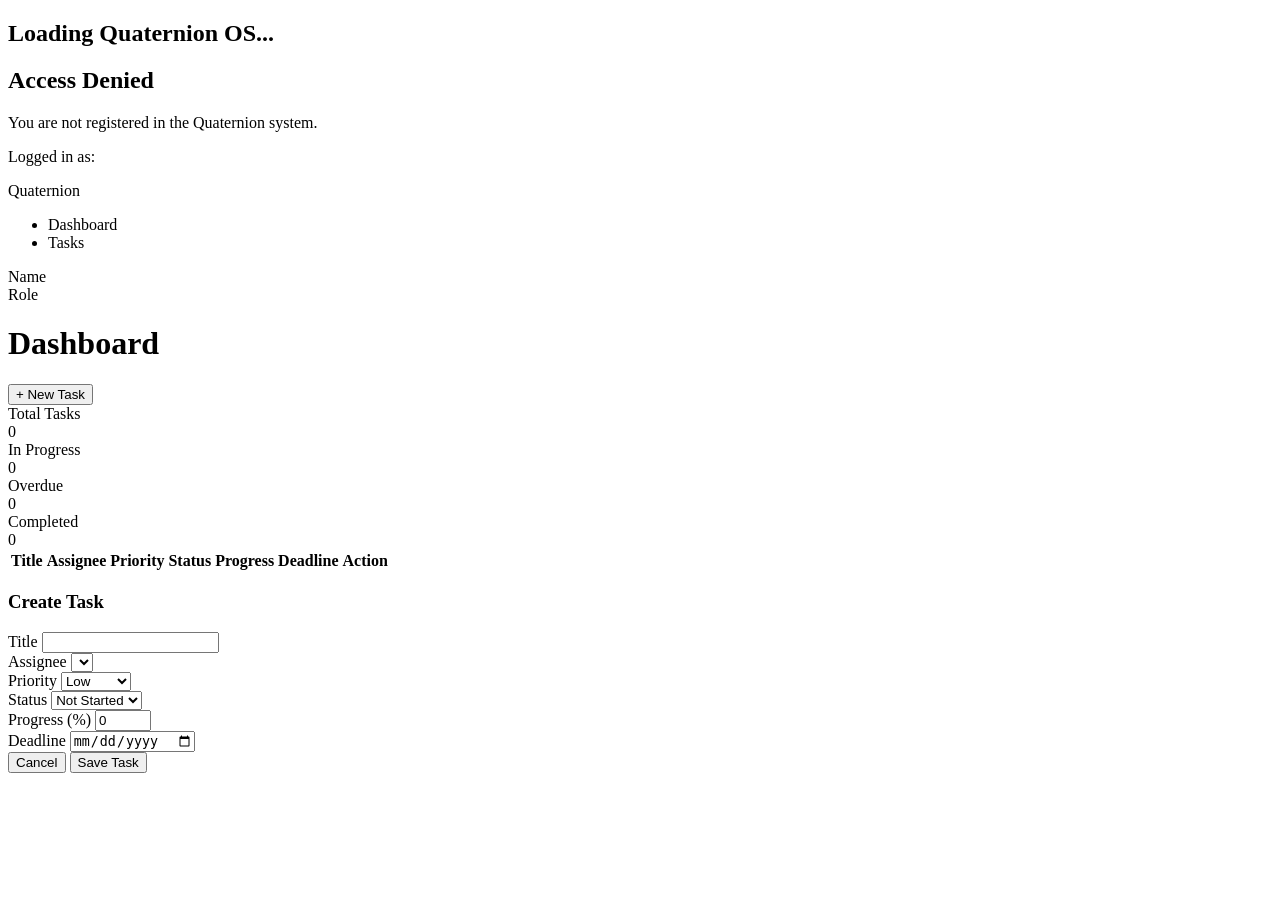
<file: Quaternion/Index.html>
<!DOCTYPE html>
<html>
  <head>
    <base target="_top">
    <link href="https://fonts.googleapis.com/css2?family=Inter:wght@400;500;600;700&display=swap" rel="stylesheet">
    <?!= include('Styles'); ?>
  </head>
  <body>
    <div id="loader" class="screen flex-center">
      <h2>Loading Quaternion OS...</h2>
    </div>

    <div id="auth-error" class="screen flex-center hidden">
      <h2>Access Denied</h2>
      <p>You are not registered in the Quaternion system.</p>
      <p>Logged in as: <span id="err-email"></span></p>
    </div>

    <div id="app" class="hidden">
      <nav class="sidebar">
        <div class="logo">Quaternion</div>
        <ul class="nav-links">
          <li onclick="switchView('dashboard')" class="active" id="nav-dashboard">Dashboard</li>
          <li onclick="switchView('tasks')" id="nav-tasks">Tasks</li>
        </ul>
        <div class="user-info">
          <div id="user-name">Name</div>
          <div id="user-role" class="badge">Role</div>
        </div>
      </nav>

      <main class="content">
        <header class="topbar">
          <h1 id="page-title">Dashboard</h1>
          <button class="btn-primary" onclick="openTaskModal()">+ New Task</button>
        </header>

        <div id="view-dashboard" class="view">
          <div class="kpi-grid">
            <div class="kpi-card"><div class="kpi-title">Total Tasks</div><div class="kpi-val" id="kpi-total">0</div></div>
            <div class="kpi-card"><div class="kpi-title">In Progress</div><div class="kpi-val" id="kpi-prog">0</div></div>
            <div class="kpi-card"><div class="kpi-title">Overdue</div><div class="kpi-val text-danger" id="kpi-overdue">0</div></div>
            <div class="kpi-card"><div class="kpi-title">Completed</div><div class="kpi-val text-success" id="kpi-comp">0</div></div>
          </div>
        </div>

        <div id="view-tasks" class="view hidden">
          <div class="table-container">
            <table id="task-table">
              <thead>
                <tr>
                  <th>Title</th>
                  <th>Assignee</th>
                  <th>Priority</th>
                  <th>Status</th>
                  <th>Progress</th>
                  <th>Deadline</th>
                  <th>Action</th>
                </tr>
              </thead>
              <tbody id="task-list"></tbody>
            </table>
          </div>
        </div>
      </main>
    </div>

    <!-- Task Modal -->
    <div id="task-modal" class="modal hidden">
      <div class="modal-content">
        <h3 id="modal-title">Create Task</h3>
        <input type="hidden" id="task-id">
        <div class="form-group">
          <label>Title</label>
          <input type="text" id="task-title" required>
        </div>
        <div class="form-group">
          <label>Assignee</label>
          <select id="task-assignee"></select>
        </div>
        <div class="form-group">
          <label>Priority</label>
          <select id="task-priority">
            <option value="Low">Low</option><option value="Medium">Medium</option><option value="High">High</option><option value="Critical">Critical</option>
          </select>
        </div>
        <div class="form-group">
          <label>Status</label>
          <select id="task-status">
            <option value="Not Started">Not Started</option><option value="In Progress">In Progress</option><option value="Blocked">Blocked</option><option value="Completed">Completed</option>
          </select>
        </div>
        <div class="form-group">
          <label>Progress (%)</label>
          <input type="number" id="task-progress" min="0" max="100" value="0">
        </div>
        <div class="form-group">
          <label>Deadline</label>
          <input type="date" id="task-deadline">
        </div>
        <div class="modal-actions">
          <button class="btn-secondary" onclick="closeTaskModal()">Cancel</button>
          <button class="btn-primary" onclick="submitTask()">Save Task</button>
        </div>
      </div>
    </div>

    <?!= include('Scripts'); ?>
  </body>
</html>
</file>
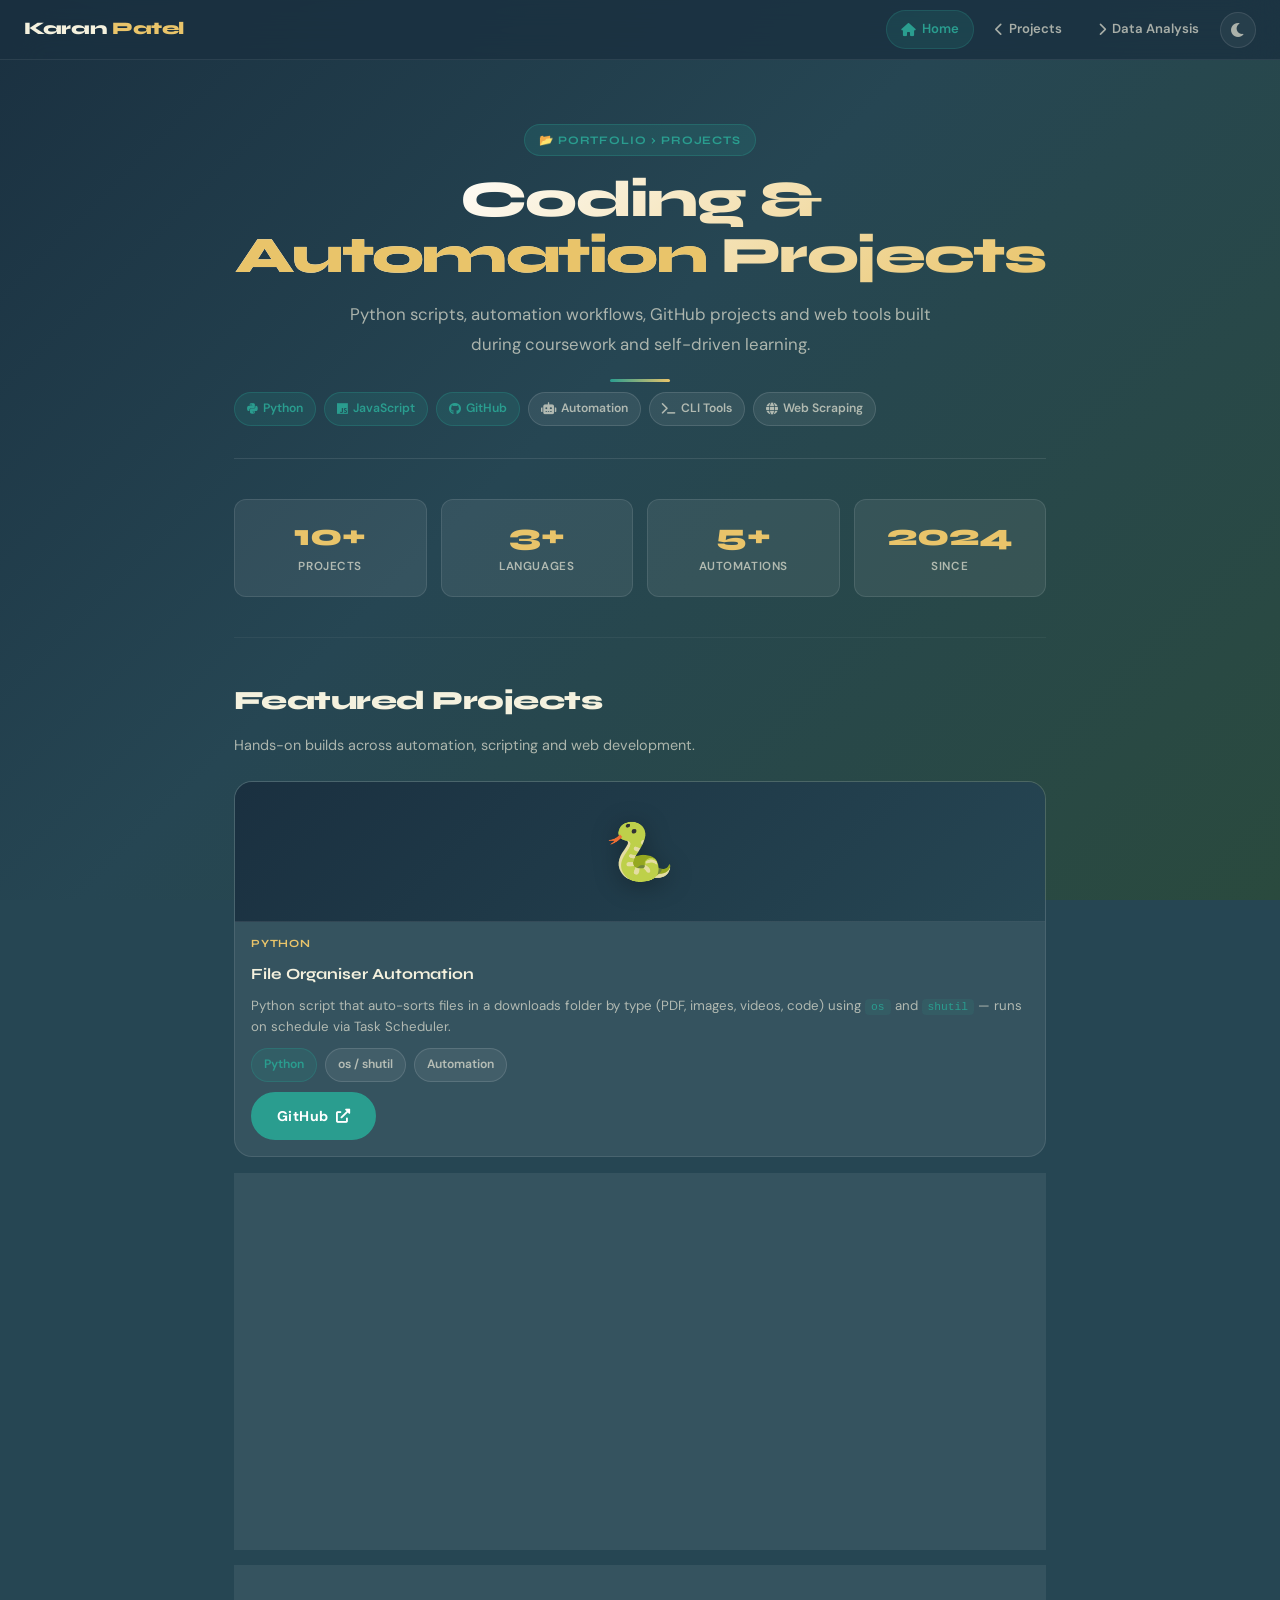
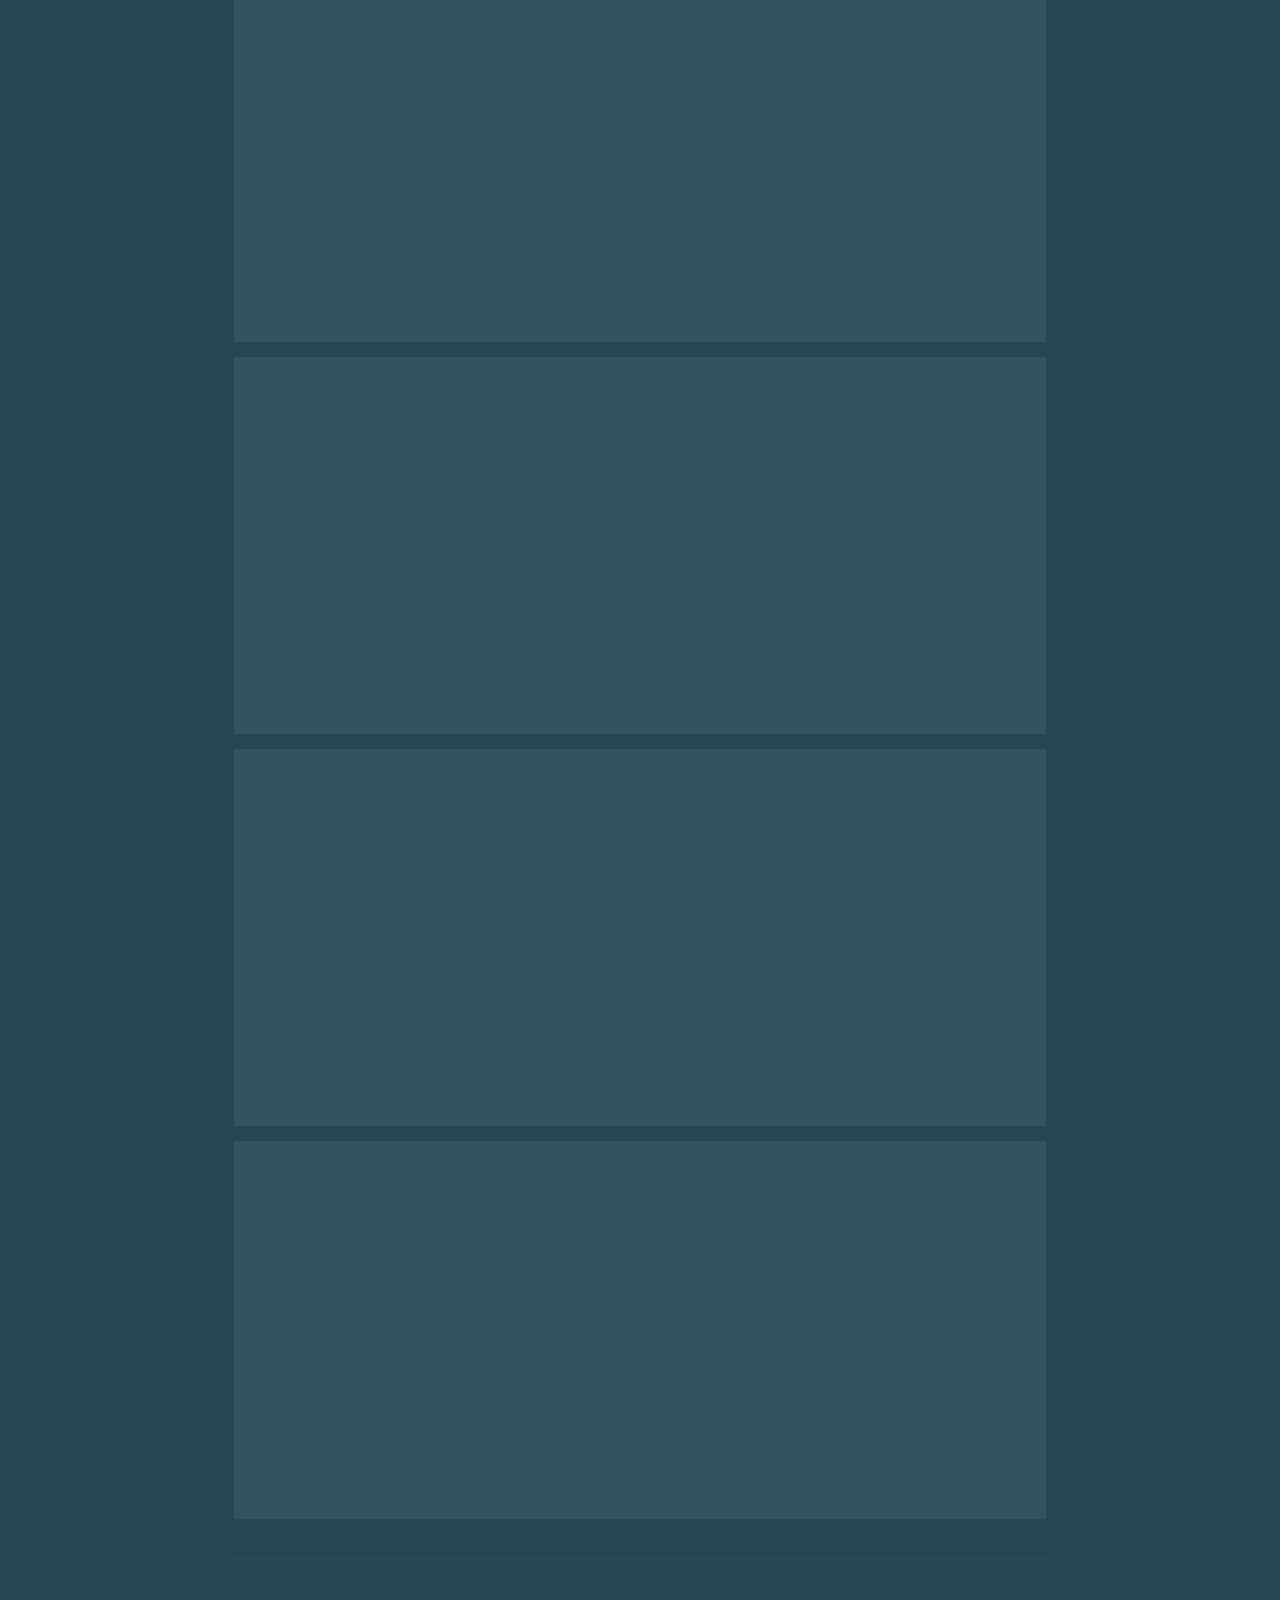
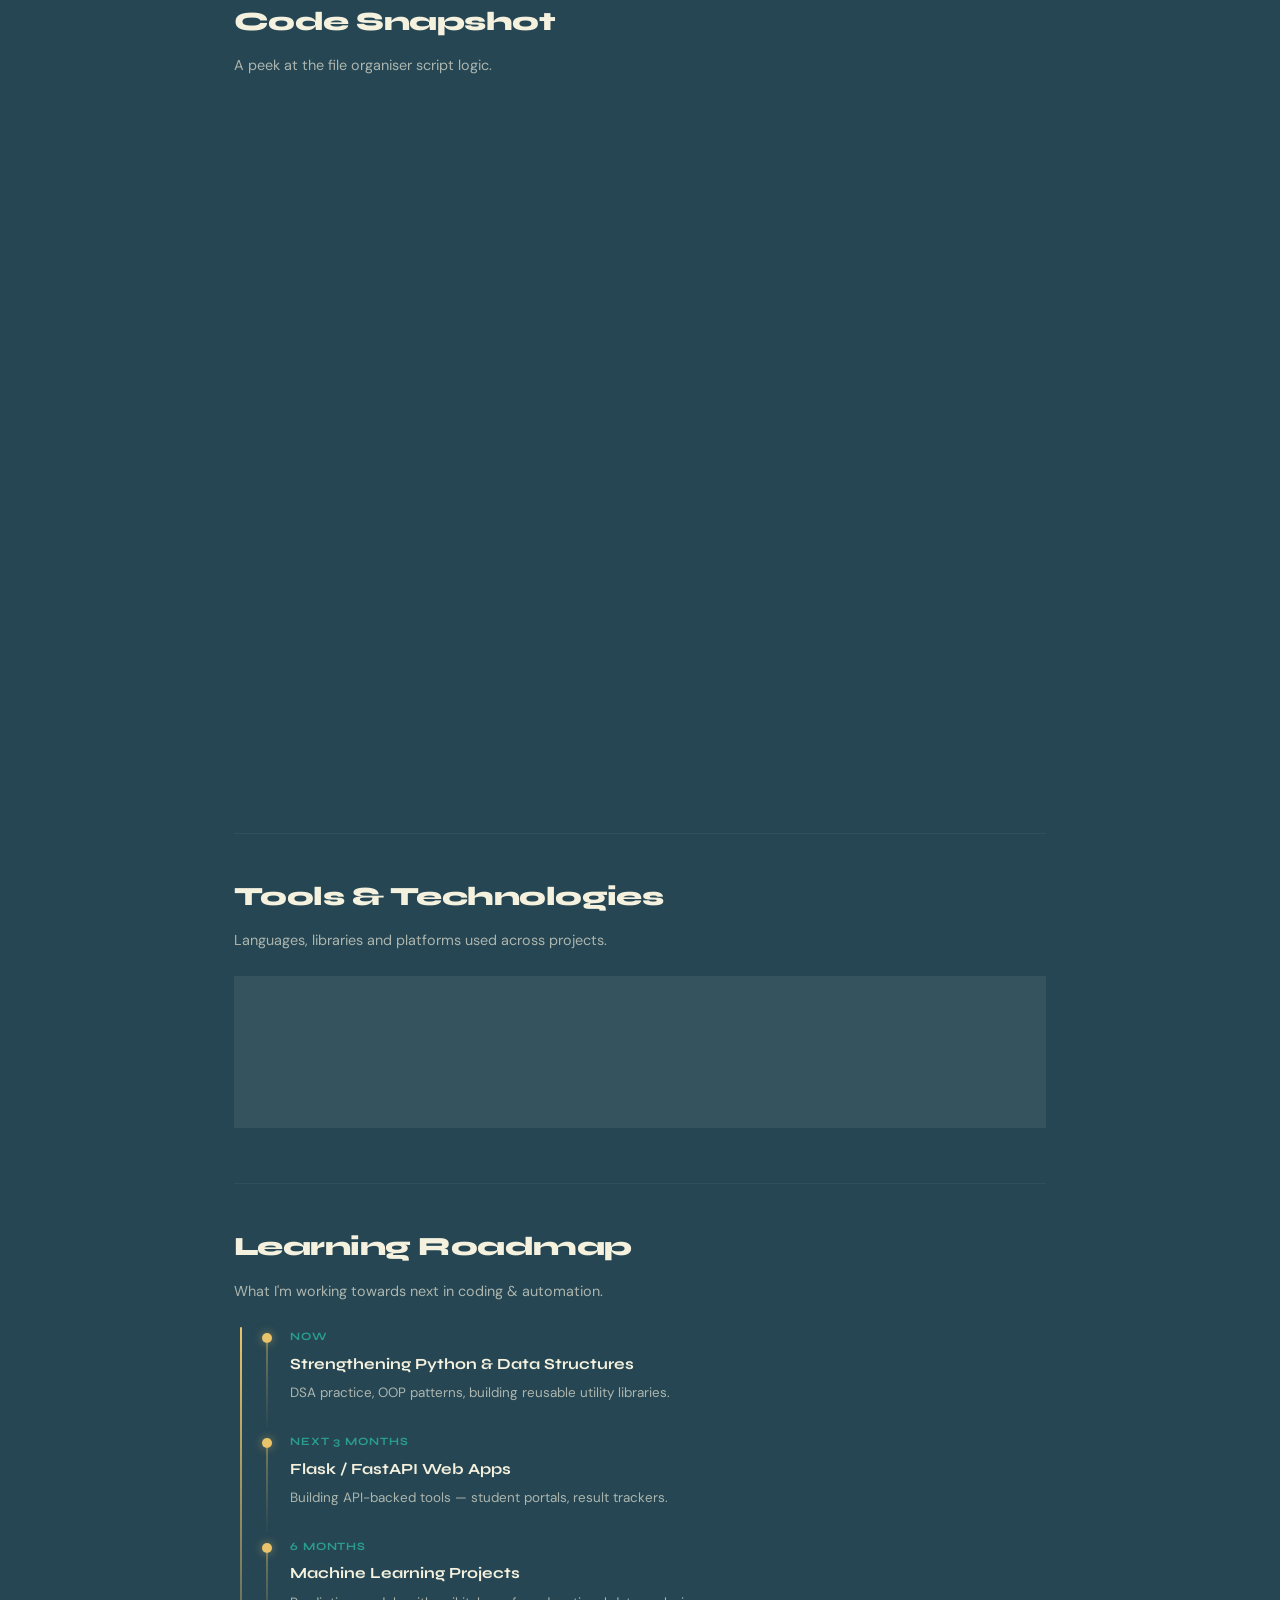
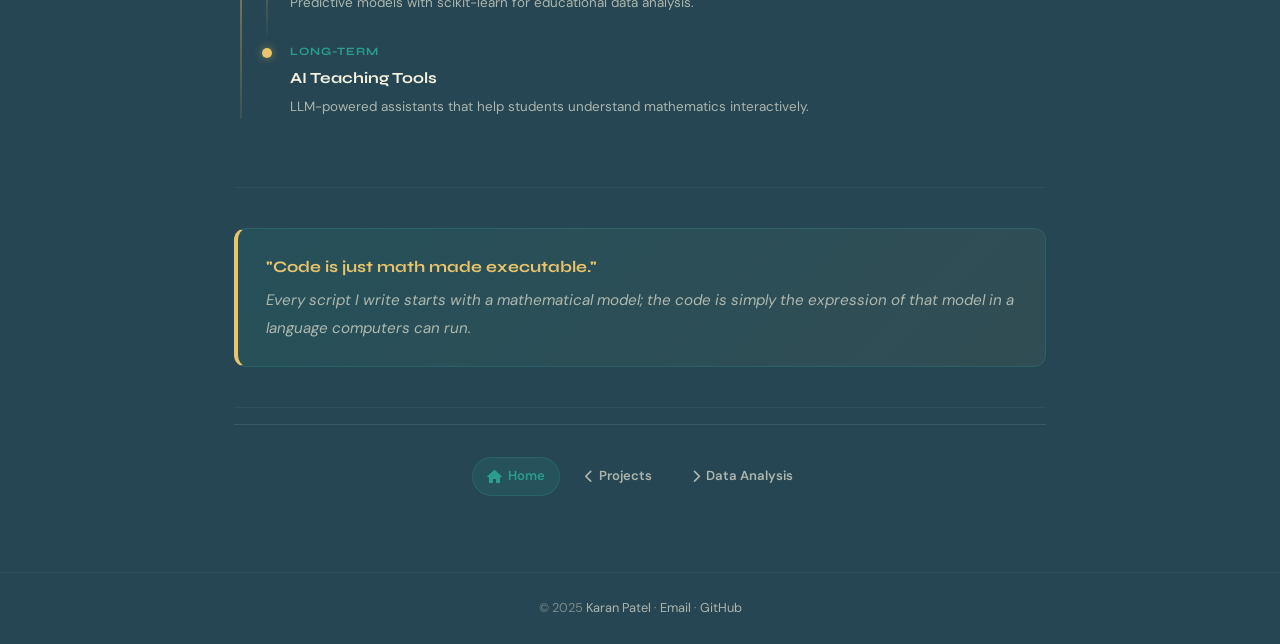
<file: Coding_and_automations.html>
<!DOCTYPE html>
<html lang="en">
<head>
  <meta charset="UTF-8">
  <meta name="viewport" content="width=device-width, initial-scale=1">
  <meta name="description" content="Karan Patel — Coding &amp; Automation Projects">
  <title>Coding &amp; Automations | Karan Patel</title>

  <link rel="preconnect" href="https://fonts.googleapis.com">
  <link rel="preconnect" href="https://fonts.gstatic.com" crossorigin>
  <link href="https://fonts.googleapis.com/css2?family=Syne:wght@400;600;700;800&family=DM+Sans:ital,wght@0,300;0,400;0,500;0,600;1,400&display=swap" rel="stylesheet">
  <link rel="stylesheet" href="https://cdnjs.cloudflare.com/ajax/libs/font-awesome/6.0.0/css/all.min.css">
  <link rel="stylesheet" href="style/styles.css">
</head>
<body>

<div id="reactive-bg"></div>

<nav class="page-nav" aria-label="Page navigation">
  <a href="index.html" class="nav-brand">Karan <span>Patel</span></a>
  <div class="nav-links">
    <a href="index.html"          class="nav-btn home-btn"><i class="fas fa-home"></i> Home</a>
    <a href="index.html#Projects" class="nav-btn"><i class="fas fa-chevron-left"></i> Projects</a>
    <a href="data_analysis.html"  class="nav-btn"><i class="fas fa-chevron-right"></i> Data Analysis</a>
    <button id="themeToggle" class="nav-btn theme-btn" aria-label="Toggle dark/light mode">
      <i class="fas fa-moon" id="themeIcon"></i>
    </button>
  </div>
</nav>

<main class="page-main" role="main">

  <!-- Hero -->
  <div class="page-hero fade-up fade-up-1">
    <span class="tag">📂 Portfolio › Projects</span>
    <h1>Coding &amp; <em>Automation</em> Projects</h1>
    <p>Python scripts, automation workflows, GitHub projects and web tools built during coursework and self-driven learning.</p>
    <div class="hero-divider"></div>
    <div class="skill-pills">
      <span class="pill teal"><i class="fab fa-python"></i> Python</span>
      <span class="pill teal"><i class="fab fa-js"></i> JavaScript</span>
      <span class="pill teal"><i class="fab fa-github"></i> GitHub</span>
      <span class="pill"><i class="fas fa-robot"></i> Automation</span>
      <span class="pill"><i class="fas fa-terminal"></i> CLI Tools</span>
      <span class="pill"><i class="fas fa-globe"></i> Web Scraping</span>
    </div>
  </div>

  <!-- Stats -->
  <div class="section fade-up fade-up-2">
    <div class="stat-grid">
      <div class="stat-box"><span class="num">10+</span><span class="lbl">Projects</span></div>
      <div class="stat-box"><span class="num">3+</span><span class="lbl">Languages</span></div>
      <div class="stat-box"><span class="num">5+</span><span class="lbl">Automations</span></div>
      <div class="stat-box"><span class="num">2024</span><span class="lbl">Since</span></div>
    </div>
  </div>

  <!-- Featured Projects -->
  <div class="section fade-up fade-up-2">
    <div class="section-title">Featured Projects</div>
    <p class="section-sub">Hands-on builds across automation, scripting and web development.</p>
    <div class="card-grid">

      <div class="project-card">
        <div class="card-img"><span class="project-emoji">🐍</span></div>
        <span class="card-tag">Python</span>
        <div class="card-body">
          <h3>File Organiser Automation</h3>
          <p>Python script that auto-sorts files in a downloads folder by type (PDF, images, videos, code) using <code>os</code> and <code>shutil</code> — runs on schedule via Task Scheduler.</p>
          <div class="skill-pills">
            <span class="pill teal">Python</span>
            <span class="pill">os / shutil</span>
            <span class="pill">Automation</span>
          </div>
        </div>
        <div class="card-footer">
          <a href="https://github.com/karanpatelgit" target="_blank" rel="noopener" class="btn btn-primary">GitHub <i class="fas fa-external-link-alt"></i></a>
        </div>
      </div>

      <div class="project-card">
        <div class="card-img"><span class="project-emoji">📧</span></div>
        <span class="card-tag">Automation</span>
        <div class="card-body">
          <h3>Email / WhatsApp Notifier</h3>
          <p>Automated reminder bot that sends personalised messages at scheduled times — useful for exam reminders, study schedules and event alerts.</p>
          <div class="skill-pills">
            <span class="pill teal">Python</span>
            <span class="pill">smtplib</span>
            <span class="pill">schedule</span>
          </div>
        </div>
        <div class="card-footer">
          <a href="https://github.com/karanpatelgit" target="_blank" rel="noopener" class="btn btn-primary">GitHub <i class="fas fa-external-link-alt"></i></a>
        </div>
      </div>

      <div class="project-card">
        <div class="card-img"><span class="project-emoji">🌐</span></div>
        <span class="card-tag">Web Scraping</span>
        <div class="card-body">
          <h3>News &amp; Data Scraper</h3>
          <p>Scrapes headlines from news websites and exports them to CSV / sends a daily digest to Telegram — built using BeautifulSoup and requests.</p>
          <div class="skill-pills">
            <span class="pill teal">Python</span>
            <span class="pill">BeautifulSoup</span>
            <span class="pill">requests</span>
            <span class="pill">CSV</span>
          </div>
        </div>
        <div class="card-footer">
          <a href="https://github.com/karanpatelgit" target="_blank" rel="noopener" class="btn btn-primary">GitHub <i class="fas fa-external-link-alt"></i></a>
        </div>
      </div>

      <div class="project-card">
        <div class="card-img"><span class="project-emoji">🧮</span></div>
        <span class="card-tag">Mathematics + Code</span>
        <div class="card-body">
          <h3>Calculus Solver CLI</h3>
          <p>Command-line tool that solves differentiation and integration problems step-by-step using <code>sympy</code> — designed for students learning calculus.</p>
          <div class="skill-pills">
            <span class="pill teal">Python</span>
            <span class="pill">sympy</span>
            <span class="pill">CLI</span>
          </div>
        </div>
        <div class="card-footer">
          <a href="https://github.com/karanpatelgit" target="_blank" rel="noopener" class="btn btn-primary">GitHub <i class="fas fa-external-link-alt"></i></a>
        </div>
      </div>

      <div class="project-card">
        <div class="card-img"><span class="project-emoji">📊</span></div>
        <span class="card-tag">Portfolio Project</span>
        <div class="card-body">
          <h3>This Portfolio Website</h3>
          <p>Built from scratch using HTML, CSS and vanilla JavaScript with reactive animations, dark/light theme, and a fully responsive layout.</p>
          <div class="skill-pills">
            <span class="pill teal">HTML</span>
            <span class="pill teal">CSS</span>
            <span class="pill">JavaScript</span>
            <span class="pill">GitHub Pages</span>
          </div>
        </div>
        <div class="card-footer">
          <a href="https://github.com/karanpatelgit/My_Portfolio" target="_blank" rel="noopener" class="btn btn-primary">GitHub <i class="fas fa-external-link-alt"></i></a>
        </div>
      </div>

      <div class="project-card">
        <div class="card-img"><span class="project-emoji">🤖</span></div>
        <span class="card-tag">AI / Chatbot</span>
        <div class="card-body">
          <h3>Study Buddy Chatbot</h3>
          <p>A Q&amp;A chatbot for math students — uses keyword matching and a curated knowledge base to answer common calculus and algebra questions.</p>
          <div class="skill-pills">
            <span class="pill teal">Python</span>
            <span class="pill">NLP basics</span>
            <span class="pill">JSON KB</span>
          </div>
        </div>
        <div class="card-footer">
          <a href="https://github.com/karanpatelgit" target="_blank" rel="noopener" class="btn btn-primary">GitHub <i class="fas fa-external-link-alt"></i></a>
        </div>
      </div>

    </div>
  </div>

  <!-- Code Snapshot -->
  <div class="section fade-up fade-up-3">
    <div class="section-title">Code Snapshot</div>
    <p class="section-sub">A peek at the file organiser script logic.</p>
    <div class="card">
      <div class="skill-pills">
        <span class="lang-badge">Python 3.x</span>
        <span class="lang-badge">os &amp; shutil</span>
      </div>
      <pre class="code-block">import os, shutil

FOLDER_RULES = {
    "PDFs":   [".pdf"],
    "Images": [".jpg", ".jpeg", ".png", ".gif", ".webp"],
    "Videos": [".mp4", ".mkv", ".avi"],
    "Code":   [".py", ".js", ".html", ".css", ".java"],
    "Docs":   [".docx", ".xlsx", ".pptx", ".txt"],
}

def organise(path):
    for file in os.listdir(path):
        if os.path.isfile(os.path.join(path, file)):
            ext = os.path.splitext(file)[1].lower()
            for folder, exts in FOLDER_RULES.items():
                if ext in exts:
                    dest = os.path.join(path, folder)
                    os.makedirs(dest, exist_ok=True)
                    shutil.move(os.path.join(path, file), dest)
                    break

organise(r"C:\Users\Karan\Downloads")</pre>
    </div>
  </div>

  <!-- Tools & Technologies -->
  <div class="section fade-up fade-up-3">
    <div class="section-title">Tools &amp; Technologies</div>
    <p class="section-sub">Languages, libraries and platforms used across projects.</p>
    <div class="card">
      <div class="skill-pills">
        <span class="pill teal">Python 3</span>
        <span class="pill teal">JavaScript ES6+</span>
        <span class="pill teal">HTML5 / CSS3</span>
        <span class="pill">Git &amp; GitHub</span>
        <span class="pill">VS Code</span>
        <span class="pill">sympy</span>
        <span class="pill">BeautifulSoup</span>
        <span class="pill">pandas</span>
        <span class="pill">requests</span>
        <span class="pill">smtplib</span>
        <span class="pill">schedule</span>
        <span class="pill">Jupyter Notebook</span>
        <span class="pill">GitHub Pages</span>
        <span class="pill">Google Colab</span>
      </div>
    </div>
  </div>

  <!-- Learning Roadmap -->
  <div class="section fade-up fade-up-4">
    <div class="section-title">Learning Roadmap</div>
    <p class="section-sub">What I'm working towards next in coding &amp; automation.</p>
    <div class="timeline">
      <div class="tl-item">
        <div class="tl-year">Now</div>
        <div class="tl-title">Strengthening Python &amp; Data Structures</div>
        <div class="tl-desc">DSA practice, OOP patterns, building reusable utility libraries.</div>
      </div>
      <div class="tl-item">
        <div class="tl-year">Next 3 months</div>
        <div class="tl-title">Flask / FastAPI Web Apps</div>
        <div class="tl-desc">Building API-backed tools — student portals, result trackers.</div>
      </div>
      <div class="tl-item">
        <div class="tl-year">6 months</div>
        <div class="tl-title">Machine Learning Projects</div>
        <div class="tl-desc">Predictive models with scikit-learn for educational data analysis.</div>
      </div>
      <div class="tl-item">
        <div class="tl-year">Long-term</div>
        <div class="tl-title">AI Teaching Tools</div>
        <div class="tl-desc">LLM-powered assistants that help students understand mathematics interactively.</div>
      </div>
    </div>
  </div>

  <!-- Callout -->
  <div class="section fade-up fade-up-5">
    <div class="callout">
      <strong>"Code is just math made executable."</strong>
      Every script I write starts with a mathematical model; the code is simply the expression of that model in a language computers can run.
    </div>
  </div>

  <!-- Bottom Nav -->
  <div class="page-bottom-nav">
    <a href="index.html"          class="nav-btn home-btn"><i class="fas fa-home"></i> Home</a>
    <a href="index.html#Projects" class="nav-btn"><i class="fas fa-chevron-left"></i> Projects</a>
    <a href="data_analysis.html"  class="nav-btn"><i class="fas fa-chevron-right"></i> Data Analysis</a>
  </div>

</main>

<footer class="page-footer">
  <p>© 2025 <a href="index.html">Karan Patel</a> · <a href="mailto:karan.patel.workon@gmail.com">Email</a> · <a href="https://github.com/karanpatelgit" target="_blank" rel="noopener">GitHub</a></p>
</footer>

<script src="Js/reactive-bg.js"></script>
</body>
</html>
</file>
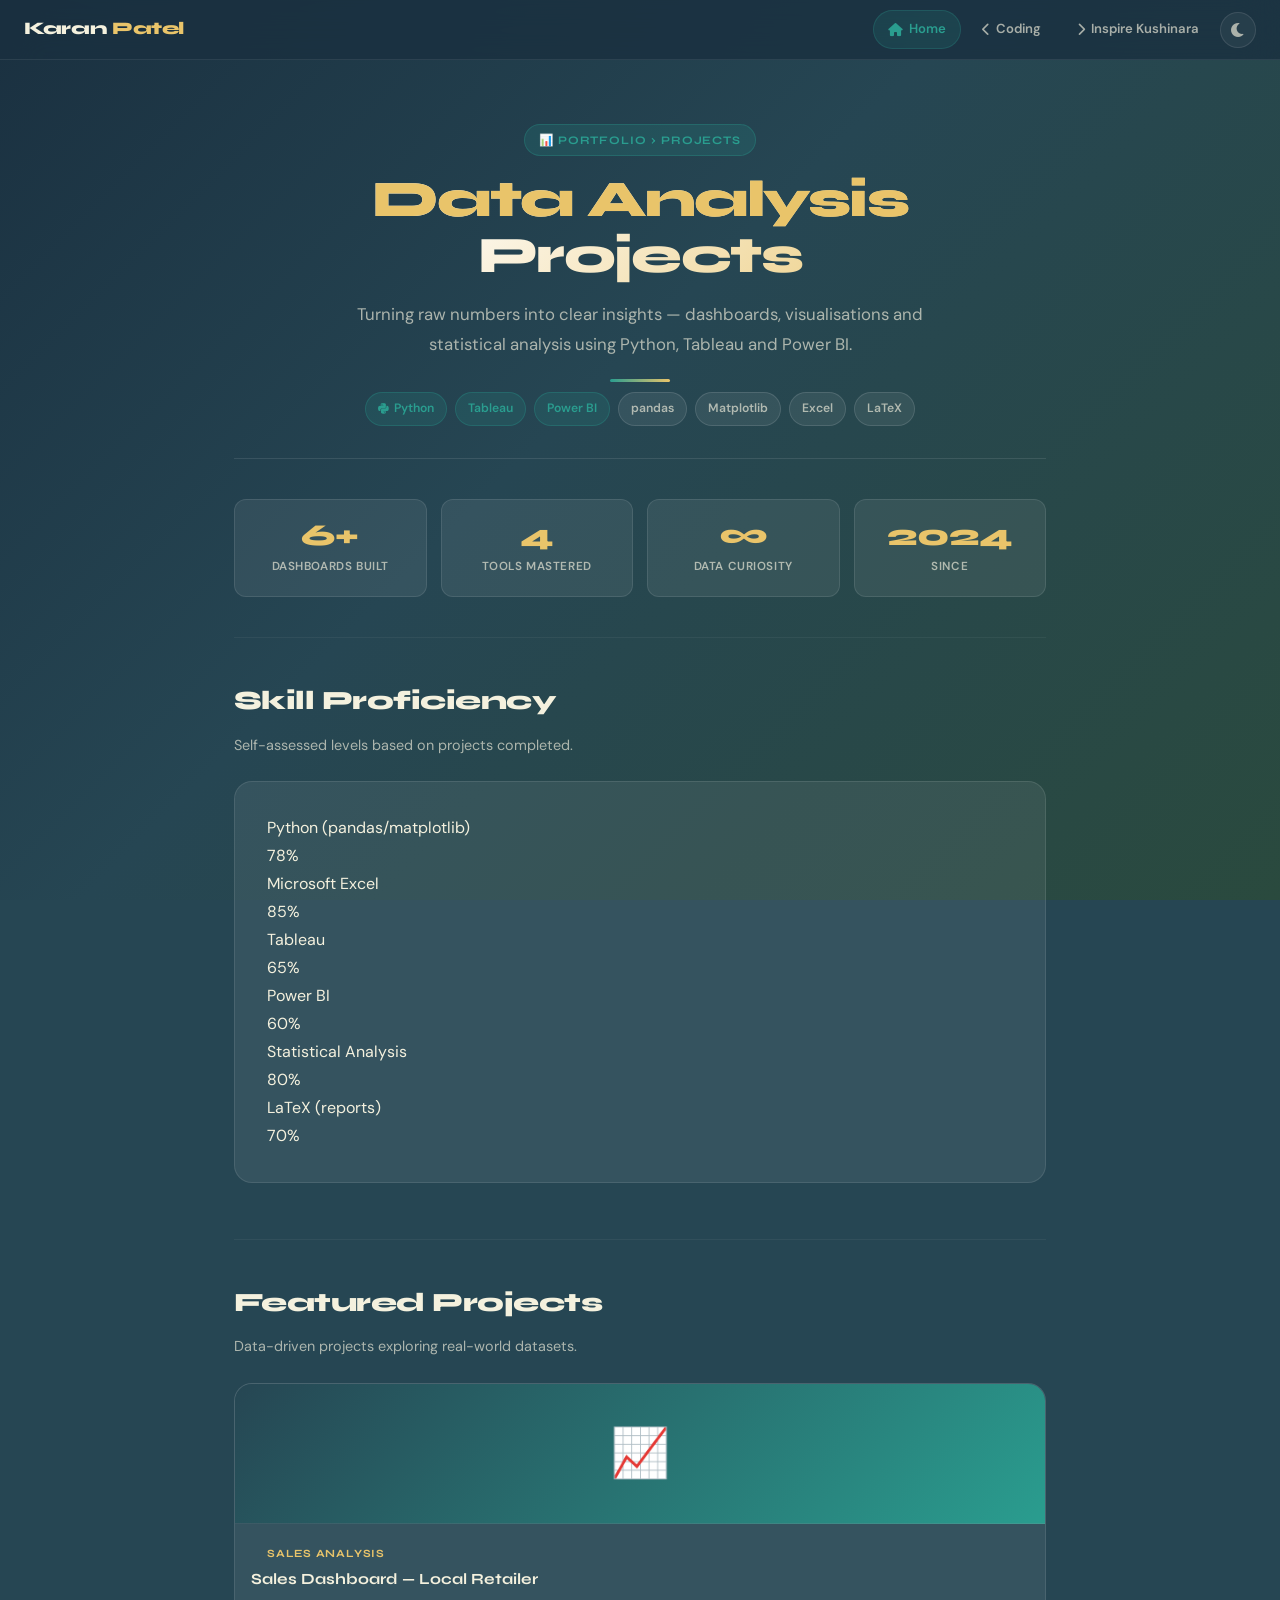
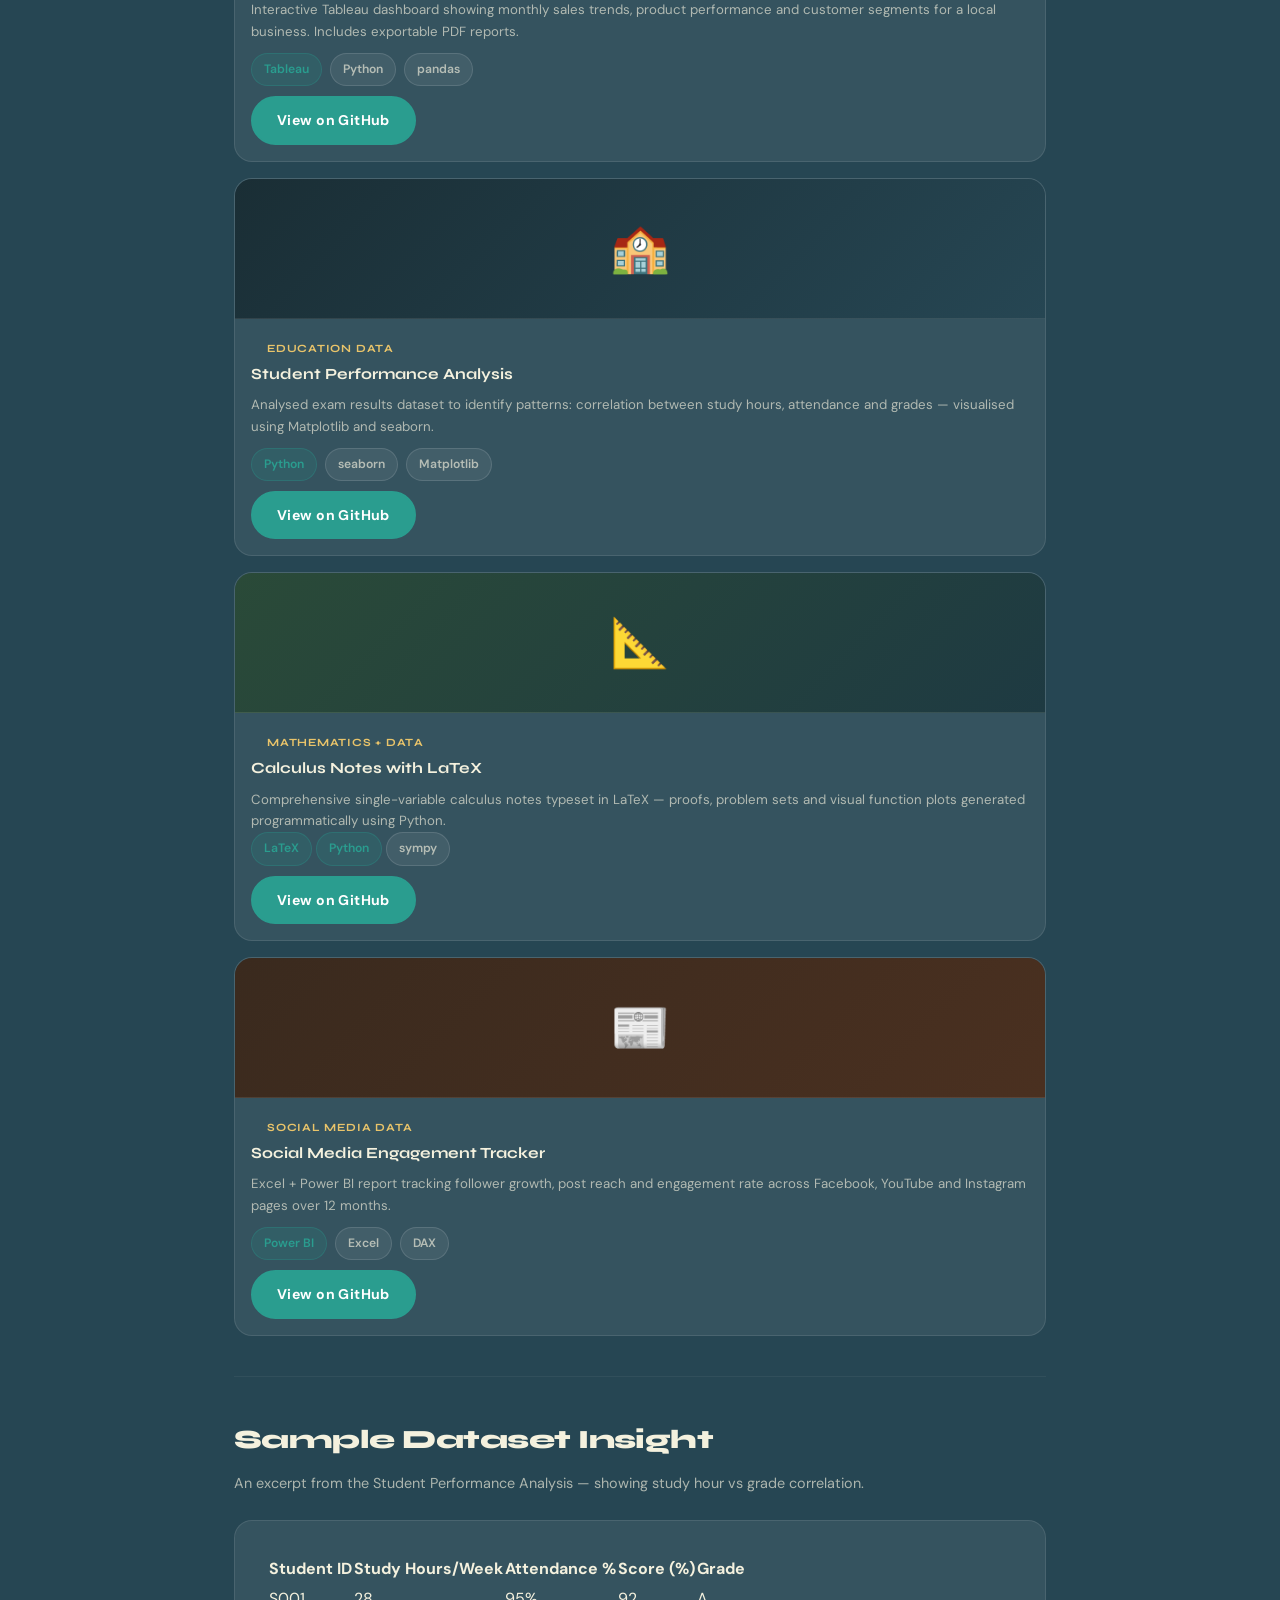
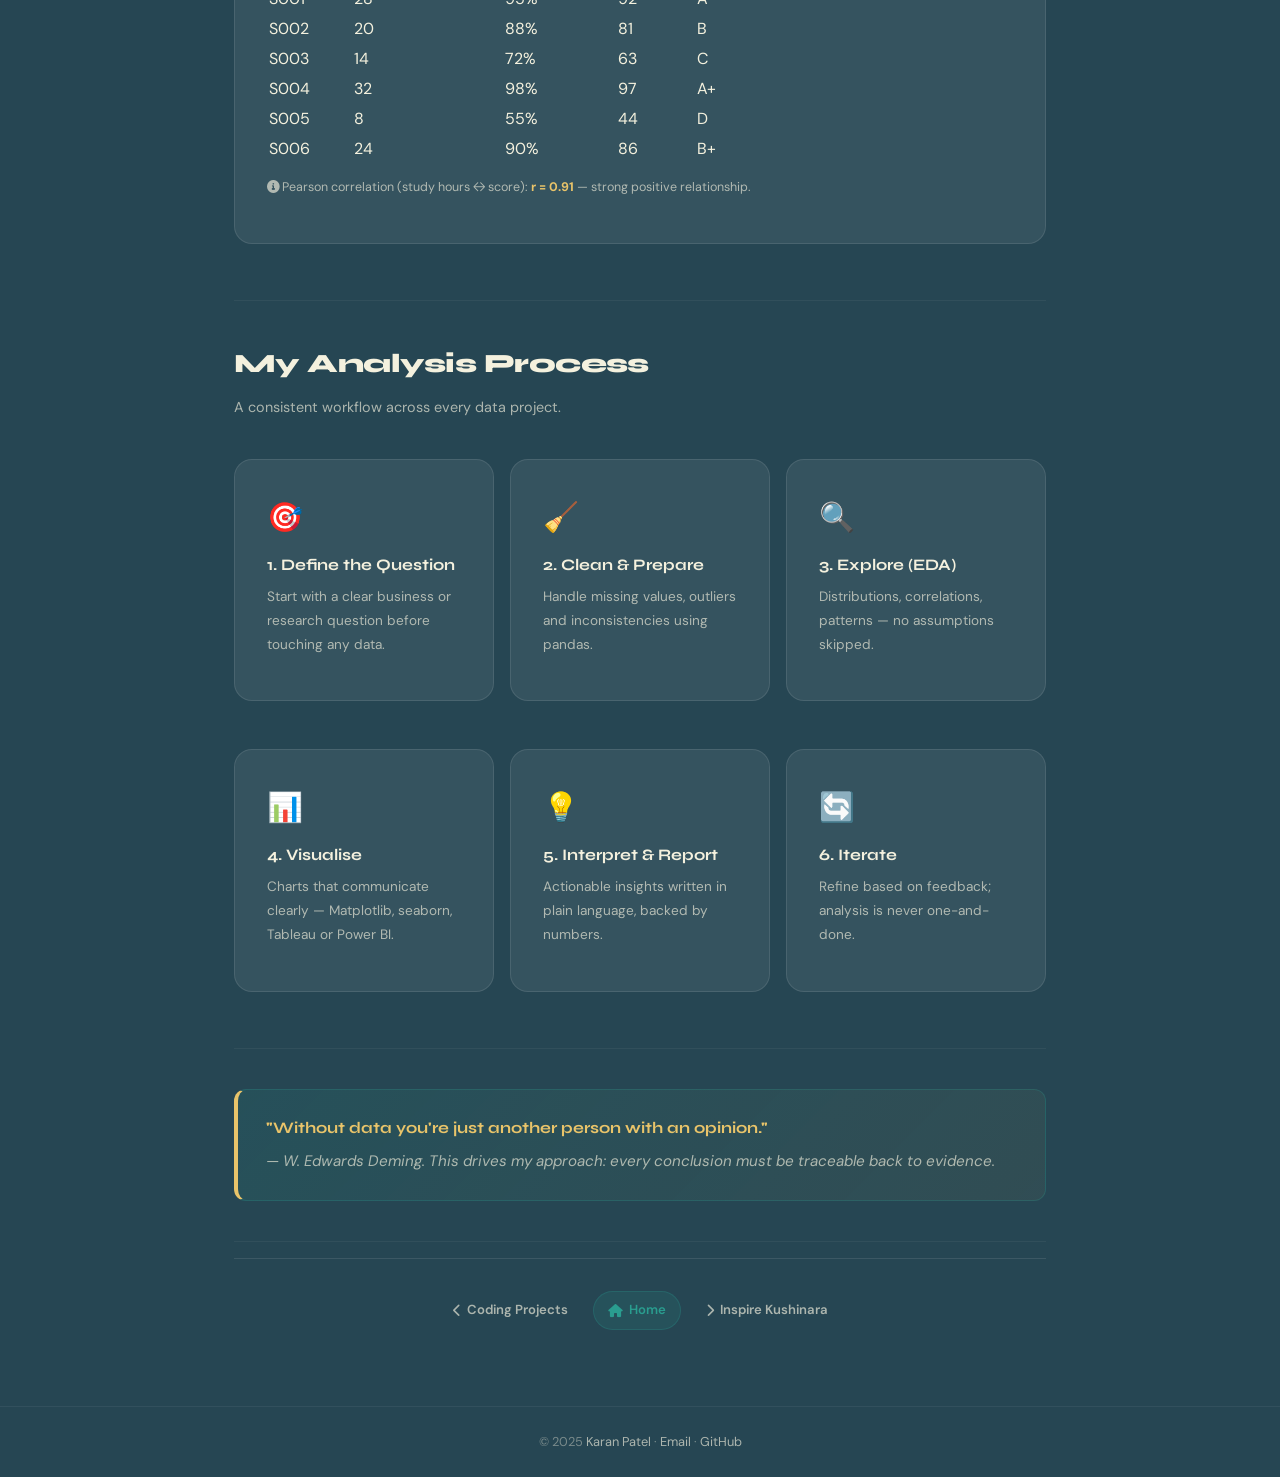
<file: data_analysis.html>
<!DOCTYPE html>
<html lang="en">
<head>
<meta charset="UTF-8">
<meta name="viewport" content="width=device-width, initial-scale=1">
<meta name="description" content="Karan Patel — Data Analysis Projects">
<title>Data Analysis | Karan Patel</title>
<link rel="preconnect" href="https://fonts.googleapis.com">
<link rel="preconnect" href="https://fonts.gstatic.com" crossorigin>
<link href="https://fonts.googleapis.com/css2?family=Poppins:wght@300;400;500;600;700&family=Space+Grotesk:wght@400;500;700&display=swap" rel="stylesheet">
<link rel="stylesheet" href="https://cdnjs.cloudflare.com/ajax/libs/font-awesome/6.0.0/css/all.min.css">
<link rel="stylesheet" href="style/styles.css">
</head>
<body>

<div id="reactive-bg"></div>

<!-- ── TOP NAVIGATION ── -->
<nav class="page-nav" aria-label="Page navigation">
  <a href="index.html" class="nav-brand">Karan <span>Patel</span></a>
  <div class="nav-links">
    <a href="index.html"                              class="nav-btn home-btn"><i class="fas fa-home"></i> Home</a>
    <a href="Coding_and_automations.html"    class="nav-btn"><i class="fas fa-chevron-left"></i> Coding</a>
    <a href="inspire_kushinara.html"                  class="nav-btn"><i class="fas fa-chevron-right"></i> Inspire Kushinara</a>
    <button id="themeToggle" class="nav-btn theme-btn" aria-label="Toggle dark/light mode">
      <i class="fas fa-moon" id="themeIcon"></i>
    </button>
  </div>
</nav>

<main class="page-main">

  <!-- Hero -->
  <div class="page-hero fade-up fade-up-1">
    <span class="tag">📊 Portfolio &rsaquo; Projects</span>
    <h1><em>Data Analysis</em> Projects</h1>
    <p>Turning raw numbers into clear insights — dashboards, visualisations and statistical analysis using Python, Tableau and Power BI.</p>
    <div class="hero-divider"></div>
    <div class="skill-pills" style="justify-content:center;">
      <span class="pill teal"><i class="fab fa-python"></i> Python</span>
      <span class="pill teal">Tableau</span>
      <span class="pill teal">Power BI</span>
      <span class="pill">pandas</span>
      <span class="pill">Matplotlib</span>
      <span class="pill">Excel</span>
      <span class="pill">LaTeX</span>
    </div>
  </div>

  <!-- Stats -->
  <div class="section fade-up fade-up-2">
    <div class="stat-grid">
      <div class="stat-box"><span class="num">6+</span><span class="lbl">Dashboards Built</span></div>
      <div class="stat-box"><span class="num">4</span><span class="lbl">Tools Mastered</span></div>
      <div class="stat-box"><span class="num">∞</span><span class="lbl">Data Curiosity</span></div>
      <div class="stat-box"><span class="num">2024</span><span class="lbl">Since</span></div>
    </div>
  </div>

  <!-- Skill Levels -->
  <div class="section fade-up fade-up-2">
    <div class="section-title">Skill Proficiency</div>
    <p class="section-sub">Self-assessed levels based on projects completed.</p>
    <div class="card">
      <div class="bar-chart">
        <div class="bar-row">
          <span class="lbl">Python (pandas/matplotlib)</span>
          <div class="bar-track"><div class="bar-fill" style="width:78%;animation-delay:0.1s"></div></div>
          <span class="pct">78%</span>
        </div>
        <div class="bar-row">
          <span class="lbl">Microsoft Excel</span>
          <div class="bar-track"><div class="bar-fill" style="width:85%;animation-delay:0.2s"></div></div>
          <span class="pct">85%</span>
        </div>
        <div class="bar-row">
          <span class="lbl">Tableau</span>
          <div class="bar-track"><div class="bar-fill" style="width:65%;animation-delay:0.3s"></div></div>
          <span class="pct">65%</span>
        </div>
        <div class="bar-row">
          <span class="lbl">Power BI</span>
          <div class="bar-track"><div class="bar-fill" style="width:60%;animation-delay:0.4s"></div></div>
          <span class="pct">60%</span>
        </div>
        <div class="bar-row">
          <span class="lbl">Statistical Analysis</span>
          <div class="bar-track"><div class="bar-fill" style="width:80%;animation-delay:0.5s"></div></div>
          <span class="pct">80%</span>
        </div>
        <div class="bar-row">
          <span class="lbl">LaTeX (reports)</span>
          <div class="bar-track"><div class="bar-fill" style="width:70%;animation-delay:0.6s"></div></div>
          <span class="pct">70%</span>
        </div>
      </div>
    </div>
  </div>

  <!-- Project Cards -->
  <div class="section fade-up fade-up-3">
    <div class="section-title">Featured Projects</div>
    <p class="section-sub">Data-driven projects exploring real-world datasets.</p>
    <div class="card-grid">

      <div class="project-card">
        <div class="card-img" style="background:linear-gradient(135deg,#264653,#2a9d8f);">
          <span style="font-size:3rem;">📈</span>
        </div>
        <div class="card-body">
          <span class="card-tag">Sales Analysis</span>
          <h3>Sales Dashboard — Local Retailer</h3>
          <p>Interactive Tableau dashboard showing monthly sales trends, product performance and customer segments for a local business. Includes exportable PDF reports.</p>
          <div class="skill-pills">
            <span class="pill teal">Tableau</span>
            <span class="pill">Python</span>
            <span class="pill">pandas</span>
          </div>
        </div>
        <div class="card-footer">
          <a href="https://github.com/karanpatelgit" target="_blank" class="btn btn-primary">View on GitHub</a>
        </div>
      </div>

      <div class="project-card">
        <div class="card-img" style="background:linear-gradient(135deg,#1a2e35,#264653);">
          <span style="font-size:3rem;">🏫</span>
        </div>
        <div class="card-body">
          <span class="card-tag">Education Data</span>
          <h3>Student Performance Analysis</h3>
          <p>Analysed exam results dataset to identify patterns: correlation between study hours, attendance and grades — visualised using Matplotlib and seaborn.</p>
          <div class="skill-pills">
            <span class="pill teal">Python</span>
            <span class="pill">seaborn</span>
            <span class="pill">Matplotlib</span>
          </div>
        </div>
        <div class="card-footer">
          <a href="https://github.com/karanpatelgit" target="_blank" class="btn btn-primary">View on GitHub</a>
        </div>
      </div>

      <div class="project-card">
        <div class="card-img" style="background:linear-gradient(135deg,#2a4a38,#1e3a42);">
          <span style="font-size:3rem;">📐</span>
        </div>
        <div class="card-body">
          <span class="card-tag">Mathematics + Data</span>
          <h3>Calculus Notes with LaTeX</h3>
          <p>Comprehensive single-variable calculus notes typeset in LaTeX — proofs, problem sets and visual function plots generated programmatically using Python.</p>
          <div class="skill-pupils">
            <span class="pill teal">LaTeX</span>
            <span class="pill teal">Python</span>
            <span class="pill">sympy</span>
          </div>
        </div>
        <div class="card-footer">
          <a href="https://github.com/karanpatelgit" target="_blank" class="btn btn-primary">View on GitHub</a>
        </div>
      </div>

      <div class="project-card">
        <div class="card-img" style="background:linear-gradient(135deg,#3a2a1e,#4a3020);">
          <span style="font-size:3rem;">📰</span>
        </div>
        <div class="card-body">
          <span class="card-tag">Social Media Data</span>
          <h3>Social Media Engagement Tracker</h3>
          <p>Excel + Power BI report tracking follower growth, post reach and engagement rate across Facebook, YouTube and Instagram pages over 12 months.</p>
          <div class="skill-pills">
            <span class="pill teal">Power BI</span>
            <span class="pill">Excel</span>
            <span class="pill">DAX</span>
          </div>
        </div>
        <div class="card-footer">
          <a href="https://github.com/karanpatelgit" target="_blank" class="btn btn-primary">View on GitHub</a>
        </div>
      </div>

    </div>
  </div>

  <!-- Sample Data Table -->
  <div class="section fade-up fade-up-4">
    <div class="section-title">Sample Dataset Insight</div>
    <p class="section-sub">An excerpt from the Student Performance Analysis — showing study hour vs grade correlation.</p>
    <div class="card" style="overflow-x:auto;">
      <table class="data-table">
        <thead>
          <tr>
            <th>Student ID</th>
            <th>Study Hours/Week</th>
            <th>Attendance %</th>
            <th>Score (%)</th>
            <th>Grade</th>
          </tr>
        </thead>
        <tbody>
          <tr><td>S001</td><td>28</td><td>95%</td><td>92</td><td>A</td></tr>
          <tr><td>S002</td><td>20</td><td>88%</td><td>81</td><td>B</td></tr>
          <tr><td>S003</td><td>14</td><td>72%</td><td>63</td><td>C</td></tr>
          <tr><td>S004</td><td>32</td><td>98%</td><td>97</td><td>A+</td></tr>
          <tr><td>S005</td><td>8</td><td>55%</td><td>44</td><td>D</td></tr>
          <tr><td>S006</td><td>24</td><td>90%</td><td>86</td><td>B+</td></tr>
        </tbody>
      </table>
      <p style="font-size:0.78rem;color:var(--text-muted);margin-top:0.75rem;">
        <i class="fas fa-info-circle"></i> Pearson correlation (study hours ↔ score): <strong style="color:var(--accent);">r = 0.91</strong> — strong positive relationship.
      </p>
    </div>
  </div>

  <!-- Process -->
  <div class="section fade-up fade-up-4">
    <div class="section-title">My Analysis Process</div>
    <p class="section-sub">A consistent workflow across every data project.</p>
    <div class="card-grid-2">
      <div class="card">
        <div style="font-size:1.8rem;margin-bottom:0.5rem;">🎯</div>
        <h3 style="font-size:1rem;font-weight:700;margin-bottom:0.4rem;">1. Define the Question</h3>
        <p style="font-size:0.85rem;color:var(--text-muted);">Start with a clear business or research question before touching any data.</p>
      </div>
      <div class="card">
        <div style="font-size:1.8rem;margin-bottom:0.5rem;">🧹</div>
        <h3 style="font-size:1rem;font-weight:700;margin-bottom:0.4rem;">2. Clean &amp; Prepare</h3>
        <p style="font-size:0.85rem;color:var(--text-muted);">Handle missing values, outliers and inconsistencies using pandas.</p>
      </div>
      <div class="card">
        <div style="font-size:1.8rem;margin-bottom:0.5rem;">🔍</div>
        <h3 style="font-size:1rem;font-weight:700;margin-bottom:0.4rem;">3. Explore (EDA)</h3>
        <p style="font-size:0.85rem;color:var(--text-muted);">Distributions, correlations, patterns — no assumptions skipped.</p>
      </div>
      <div class="card">
        <div style="font-size:1.8rem;margin-bottom:0.5rem;">📊</div>
        <h3 style="font-size:1rem;font-weight:700;margin-bottom:0.4rem;">4. Visualise</h3>
        <p style="font-size:0.85rem;color:var(--text-muted);">Charts that communicate clearly — Matplotlib, seaborn, Tableau or Power BI.</p>
      </div>
      <div class="card">
        <div style="font-size:1.8rem;margin-bottom:0.5rem;">💡</div>
        <h3 style="font-size:1rem;font-weight:700;margin-bottom:0.4rem;">5. Interpret &amp; Report</h3>
        <p style="font-size:0.85rem;color:var(--text-muted);">Actionable insights written in plain language, backed by numbers.</p>
      </div>
      <div class="card">
        <div style="font-size:1.8rem;margin-bottom:0.5rem;">🔄</div>
        <h3 style="font-size:1rem;font-weight:700;margin-bottom:0.4rem;">6. Iterate</h3>
        <p style="font-size:0.85rem;color:var(--text-muted);">Refine based on feedback; analysis is never one-and-done.</p>
      </div>
    </div>
  </div>

  <!-- Quote -->
  <div class="section fade-up fade-up-5">
    <div class="callout">
      <strong>"Without data you're just another person with an opinion."</strong> — W. Edwards Deming. This drives my approach: every conclusion must be traceable back to evidence.
    </div>
  </div>

  <!-- Bottom Nav -->
  <div class="page-bottom-nav">
    <a href="Coding_and_automations.html" class="nav-btn"><i class="fas fa-chevron-left"></i> Coding Projects</a>
    <a href="index.html"                           class="nav-btn home-btn"><i class="fas fa-home"></i> Home</a>
    <a href="inspire_kushinara.html"               class="nav-btn"><i class="fas fa-chevron-right"></i> Inspire Kushinara</a>
  </div>

</main>

<footer class="page-footer">
  <p>© 2025 <a href="index.html">Karan Patel</a> · <a href="mailto:karan.patel.workon@gmail.com">Email</a> · <a href="https://github.com/karanpatelgit" target="_blank">GitHub</a></p>
</footer>

<script src="Js/reactive-bg.js"></script>
</body>
</html>
</file>
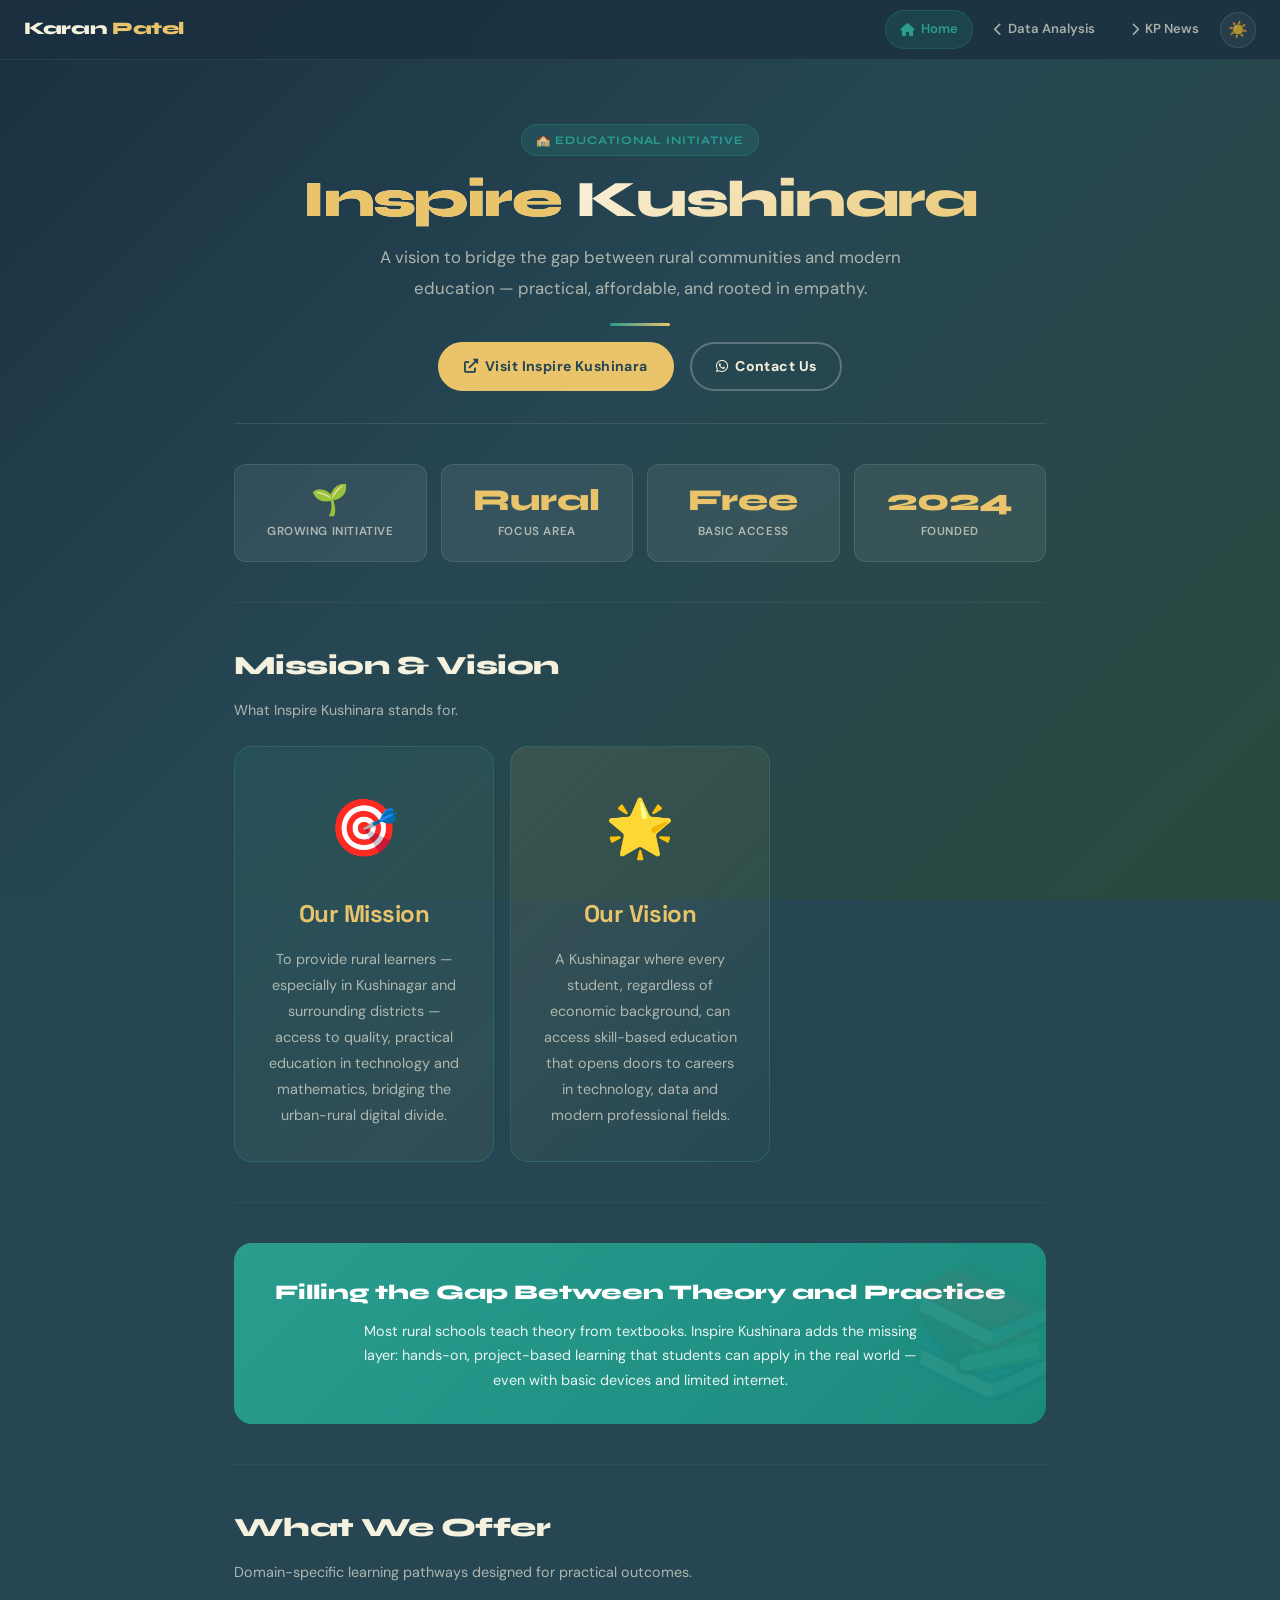
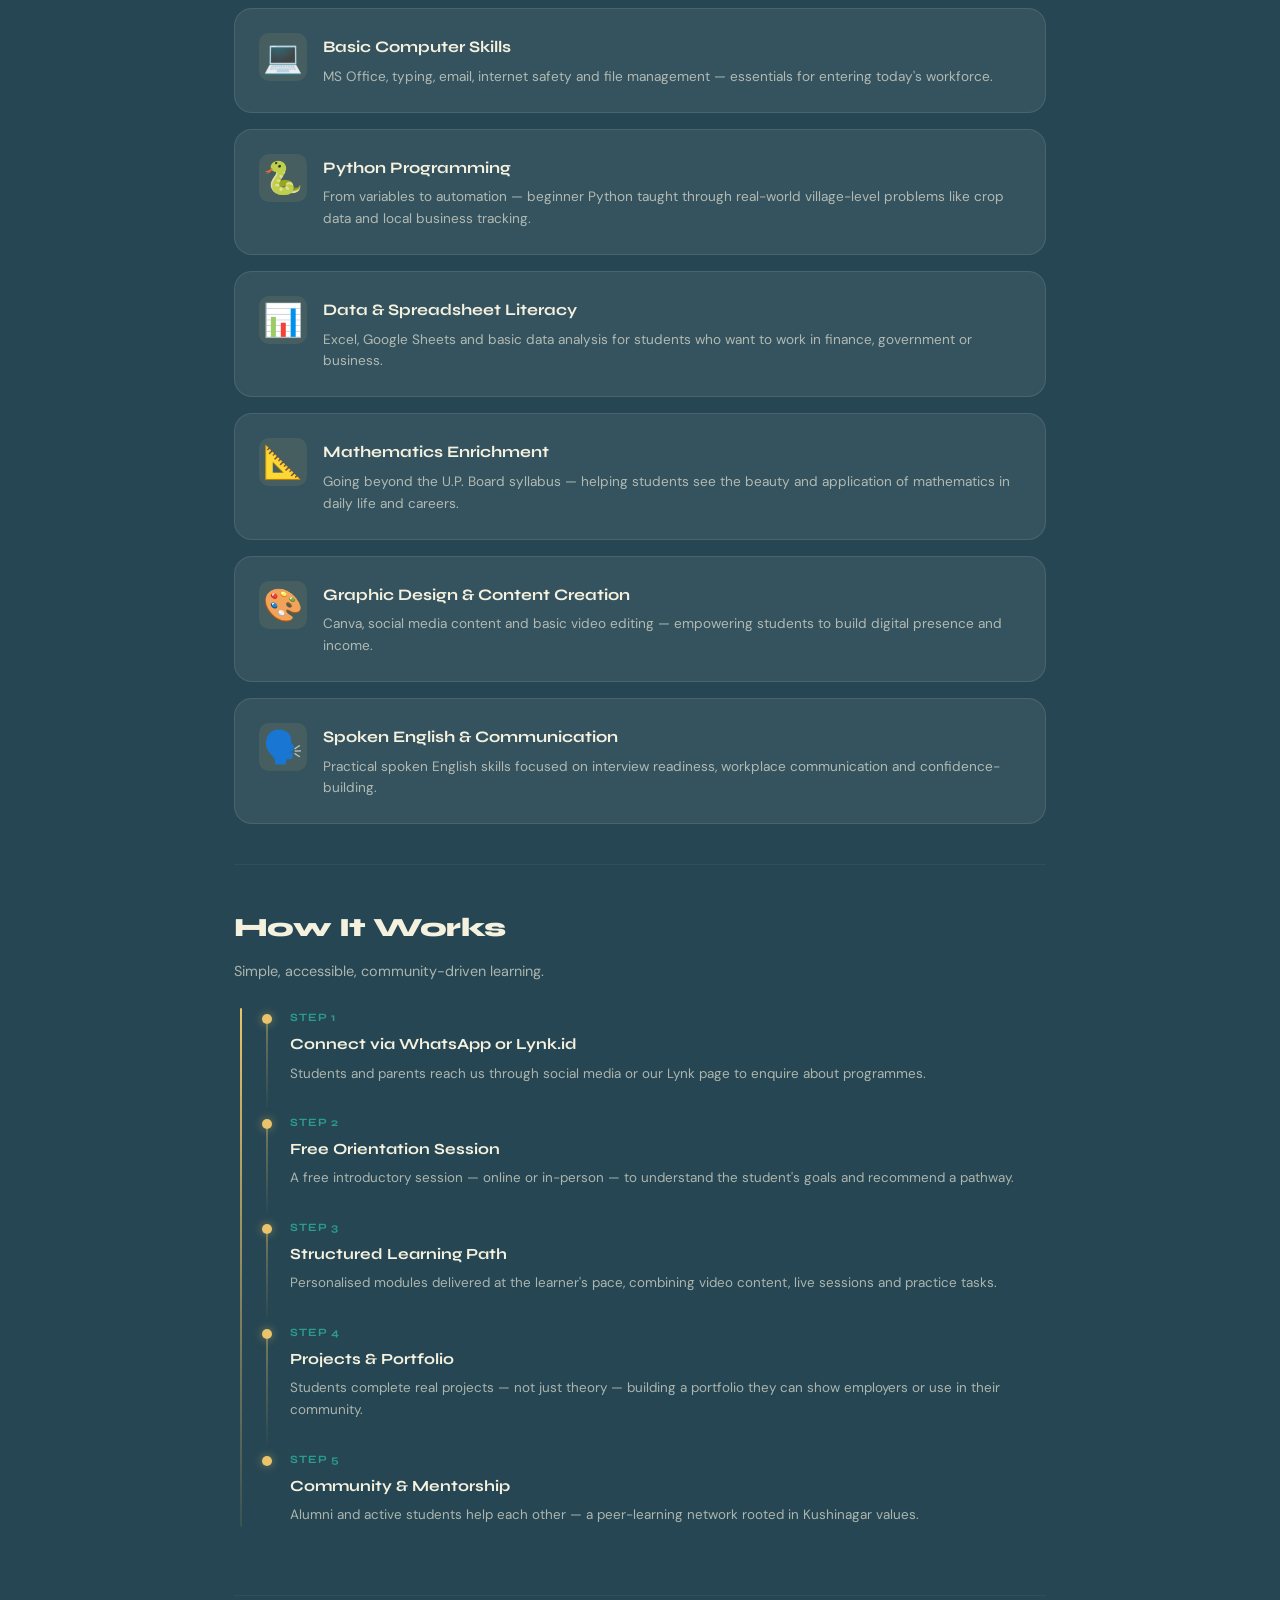
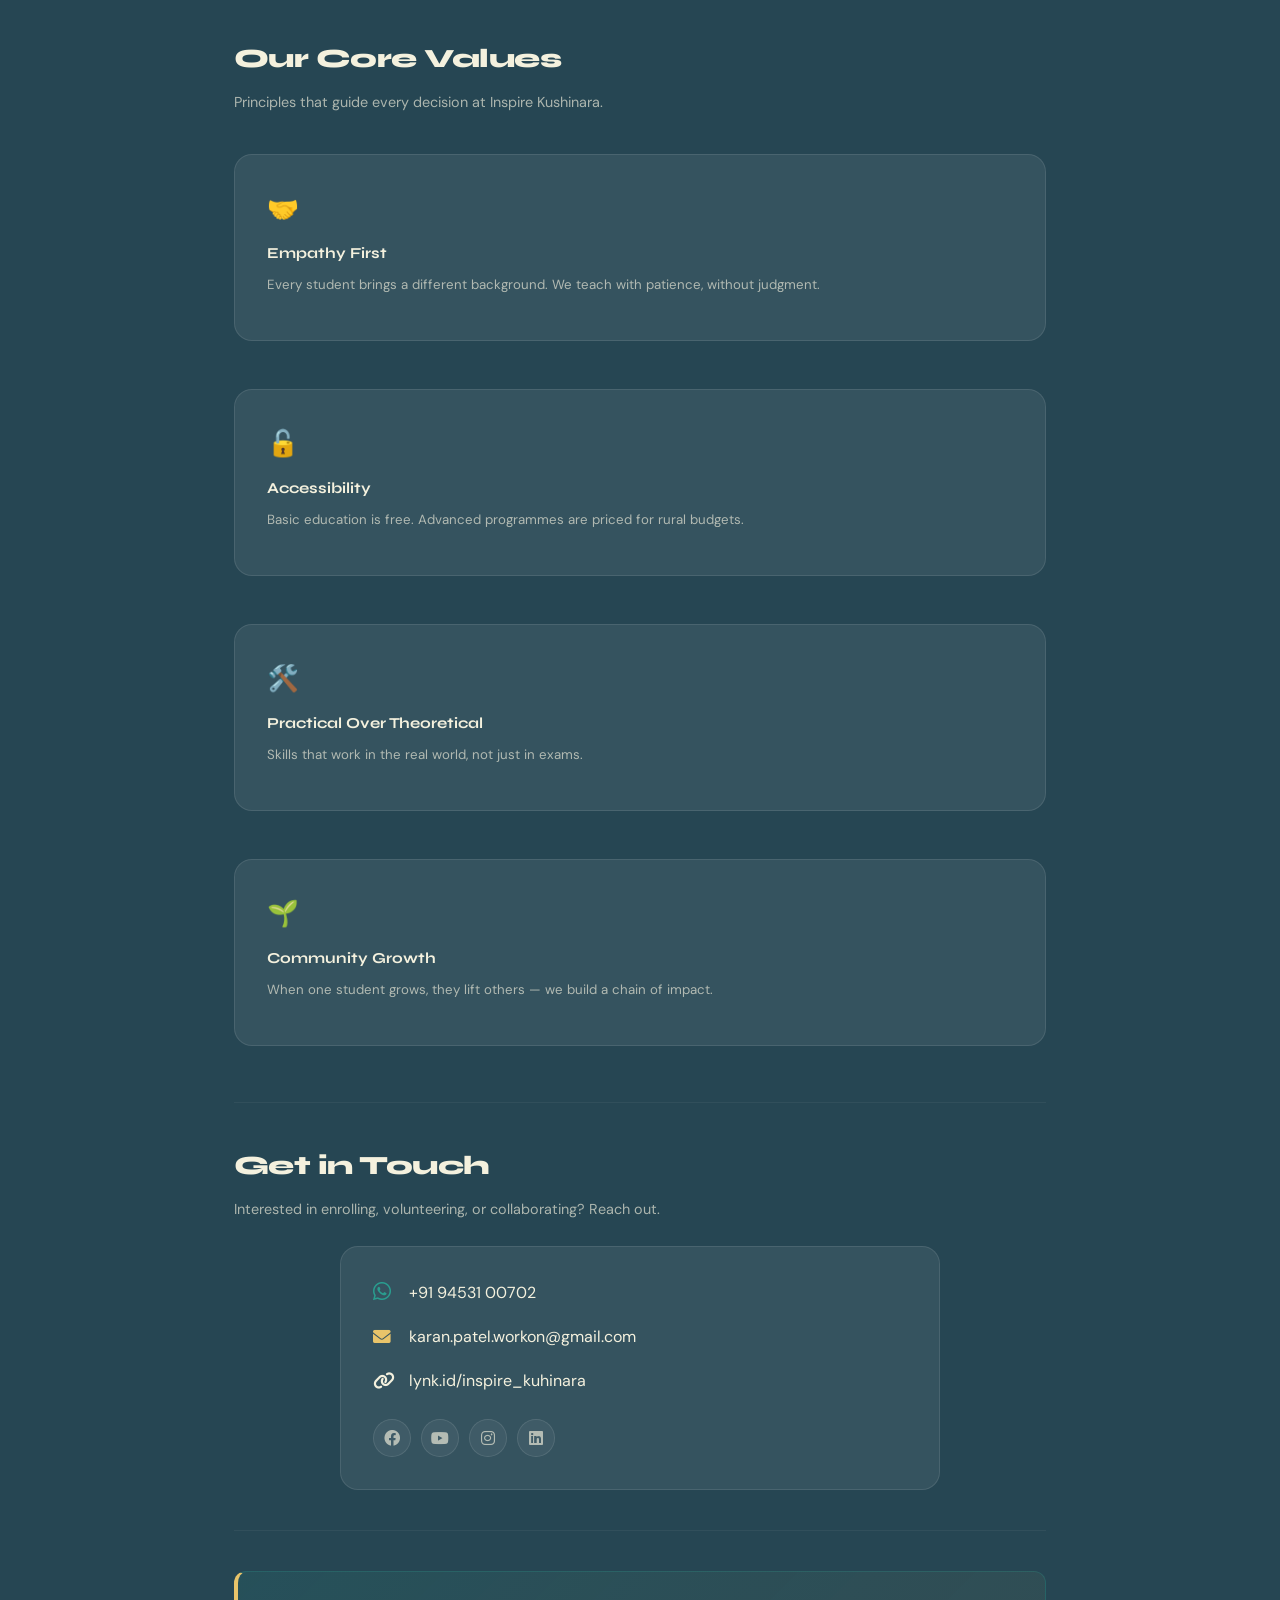
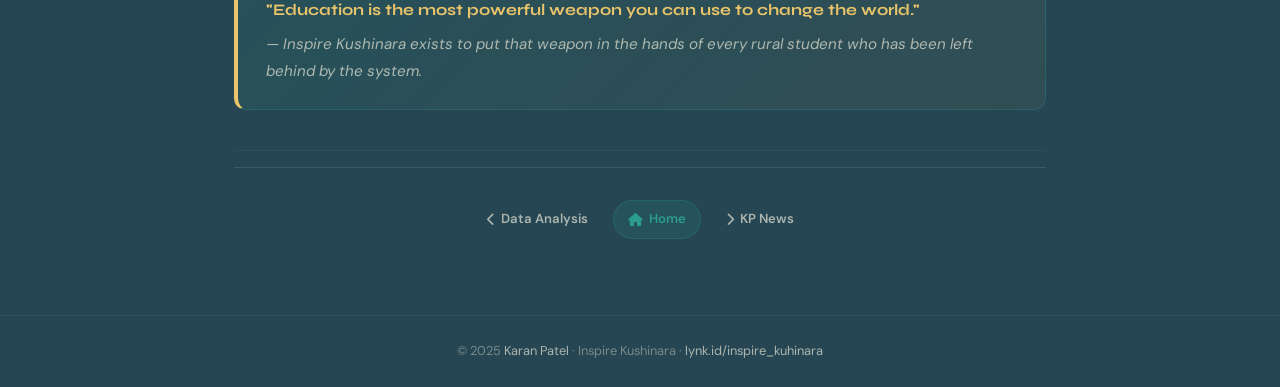
<file: inspire_kushianara.html>
<!DOCTYPE html>
<html lang="en">
<head>
<meta charset="UTF-8">
<meta name="viewport" content="width=device-width, initial-scale=1">
<meta name="description" content="Inspire Kushinara — Educational Initiative by Karan Patel">
<title>Inspire Kushinara | Karan Patel</title>
<link rel="preconnect" href="https://fonts.googleapis.com">
<link rel="preconnect" href="https://fonts.gstatic.com" crossorigin>
<link href="https://fonts.googleapis.com/css2?family=Poppins:wght@300;400;500;600;700&family=Space+Grotesk:wght@400;500;700&display=swap" rel="stylesheet">
<link rel="stylesheet" href="https://cdnjs.cloudflare.com/ajax/libs/font-awesome/6.0.0/css/all.min.css">
<link rel="stylesheet" href="style/styles.css">
<style>
  .mission-card {
    background: linear-gradient(135deg, rgba(42,157,143,0.12), rgba(233,196,106,0.06));
    border: 1px solid rgba(42,157,143,0.3);
    border-radius: var(--radius);
    padding: 2rem;
    text-align: center;
  }
  .mission-card .big-icon {
    font-size: 3.5rem;
    display: block;
    margin-bottom: 1rem;
  }
  .mission-card h2 {
    font-family: 'Space Grotesk', sans-serif;
    font-size: 1.5rem;
    color: var(--accent);
    margin-bottom: 0.75rem;
  }
  .mission-card p { color: var(--text-muted); line-height: 1.8; }

  .domain-card {
    background: var(--card);
    border: 1px solid var(--border);
    border-radius: var(--radius);
    padding: 1.5rem;
    display: flex;
    gap: 1rem;
    align-items: flex-start;
    transition: all 0.25s;
  }
  .domain-card:hover {
    border-color: var(--accent);
    transform: translateX(4px);
  }
  .domain-card .icon {
    font-size: 2rem;
    flex-shrink: 0;
    width: 48px;
    height: 48px;
    display: flex;
    align-items: center;
    justify-content: center;
    background: rgba(233,196,106,0.1);
    border-radius: 10px;
  }
  .domain-card h3 {
    font-size: 1rem;
    font-weight: 700;
    margin-bottom: 0.3rem;
    color: var(--text);
  }
  .domain-card p { font-size: 0.85rem; color: var(--text-muted); line-height: 1.6; }

  .highlight-strip {
    background: linear-gradient(135deg, var(--primary), #1a8a7d);
    border-radius: var(--radius);
    padding: 2rem;
    text-align: center;
    color: white;
    position: relative;
    overflow: hidden;
  }
  .highlight-strip::before {
    content: '📚';
    position: absolute;
    font-size: 8rem;
    opacity: 0.06;
    right: -20px;
    bottom: -20px;
    pointer-events: none;
  }
  .highlight-strip h3 { font-size: 1.3rem; margin-bottom: 0.5rem; }
  .highlight-strip p  { opacity: 0.9; font-size: 0.9rem; line-height: 1.7; }
</style>
</head>
<body>

<div id="reactive-bg"></div>

<!-- ── TOP NAVIGATION ── -->
<nav class="page-nav" aria-label="Page navigation">
  <a href="index.html" class="nav-brand">Karan <span>Patel</span></a>
  <div class="nav-links">
    <a href="index.html"                       class="nav-btn home-btn"><i class="fas fa-home"></i> Home</a>
    <a href="Data Analysis.html"               class="nav-btn"><i class="fas fa-chevron-left"></i> Data Analysis</a>
    <a href="Karan Patel Kushinagar News.html"  class="nav-btn"><i class="fas fa-chevron-right"></i> KP News</a>
    <button id="theme-toggle" class="nav-btn theme-btn" title="Toggle light/dark" aria-label="Toggle theme">☀️</button>
  </div>
</nav>

<main class="page-main">

  <!-- Hero -->
  <div class="page-hero fade-up fade-up-1">
    <span class="tag">🏫 Educational Initiative</span>
    <h1><em>Inspire</em> Kushinara</h1>
    <p>A vision to bridge the gap between rural communities and modern education — practical, affordable, and rooted in empathy.</p>
    <div class="hero-divider"></div>
    <div style="display:flex;justify-content:center;gap:1rem;flex-wrap:wrap;margin-top:1rem;">
      <a href="https://lynk.id/inspire_kuhinara" target="_blank" class="btn btn-gold">
        <i class="fas fa-external-link-alt"></i> Visit Inspire Kushinara
      </a>
      <a href="https://wa.me/919453100702" target="_blank" class="btn btn-outline">
        <i class="fab fa-whatsapp"></i> Contact Us
      </a>
    </div>
  </div>

  <!-- Stats -->
  <div class="section fade-up fade-up-2">
    <div class="stat-grid">
      <div class="stat-box"><span class="num">🌱</span><span class="lbl">Growing Initiative</span></div>
      <div class="stat-box"><span class="num">Rural</span><span class="lbl">Focus Area</span></div>
      <div class="stat-box"><span class="num">Free</span><span class="lbl">Basic Access</span></div>
      <div class="stat-box"><span class="num">2024</span><span class="lbl">Founded</span></div>
    </div>
  </div>

  <!-- Mission & Vision -->
  <div class="section fade-up fade-up-2">
    <div class="section-title">Mission &amp; Vision</div>
    <p class="section-sub">What Inspire Kushinara stands for.</p>
    <div class="card-grid-2">
      <div class="mission-card">
        <span class="big-icon">🎯</span>
        <h2>Our Mission</h2>
        <p>To provide rural learners — especially in Kushinagar and surrounding districts — access to quality, practical education in technology and mathematics, bridging the urban-rural digital divide.</p>
      </div>
      <div class="mission-card" style="background:linear-gradient(135deg,rgba(233,196,106,0.1),rgba(42,157,143,0.04));">
        <span class="big-icon">🌟</span>
        <h2>Our Vision</h2>
        <p>A Kushinagar where every student, regardless of economic background, can access skill-based education that opens doors to careers in technology, data and modern professional fields.</p>
      </div>
    </div>
  </div>

  <!-- Highlight Strip -->
  <div class="section fade-up fade-up-2">
    <div class="highlight-strip">
      <h3>Filling the Gap Between Theory and Practice</h3>
      <p>Most rural schools teach theory from textbooks. Inspire Kushinara adds the missing layer: hands-on, project-based learning that students can apply in the real world — even with basic devices and limited internet.</p>
    </div>
  </div>

  <!-- What We Offer -->
  <div class="section fade-up fade-up-3">
    <div class="section-title">What We Offer</div>
    <p class="section-sub">Domain-specific learning pathways designed for practical outcomes.</p>
    <div style="display:flex;flex-direction:column;gap:1rem;">
      <div class="domain-card">
        <div class="icon">💻</div>
        <div>
          <h3>Basic Computer Skills</h3>
          <p>MS Office, typing, email, internet safety and file management — essentials for entering today's workforce.</p>
        </div>
      </div>
      <div class="domain-card">
        <div class="icon">🐍</div>
        <div>
          <h3>Python Programming</h3>
          <p>From variables to automation — beginner Python taught through real-world village-level problems like crop data and local business tracking.</p>
        </div>
      </div>
      <div class="domain-card">
        <div class="icon">📊</div>
        <div>
          <h3>Data &amp; Spreadsheet Literacy</h3>
          <p>Excel, Google Sheets and basic data analysis for students who want to work in finance, government or business.</p>
        </div>
      </div>
      <div class="domain-card">
        <div class="icon">📐</div>
        <div>
          <h3>Mathematics Enrichment</h3>
          <p>Going beyond the U.P. Board syllabus — helping students see the beauty and application of mathematics in daily life and careers.</p>
        </div>
      </div>
      <div class="domain-card">
        <div class="icon">🎨</div>
        <div>
          <h3>Graphic Design &amp; Content Creation</h3>
          <p>Canva, social media content and basic video editing — empowering students to build digital presence and income.</p>
        </div>
      </div>
      <div class="domain-card">
        <div class="icon">🗣️</div>
        <div>
          <h3>Spoken English &amp; Communication</h3>
          <p>Practical spoken English skills focused on interview readiness, workplace communication and confidence-building.</p>
        </div>
      </div>
    </div>
  </div>

  <!-- How It Works -->
  <div class="section fade-up fade-up-3">
    <div class="section-title">How It Works</div>
    <p class="section-sub">Simple, accessible, community-driven learning.</p>
    <div class="timeline">
      <div class="tl-item">
        <div class="tl-year">Step 1</div>
        <div class="tl-title">Connect via WhatsApp or Lynk.id</div>
        <div class="tl-desc">Students and parents reach us through social media or our Lynk page to enquire about programmes.</div>
      </div>
      <div class="tl-item">
        <div class="tl-year">Step 2</div>
        <div class="tl-title">Free Orientation Session</div>
        <div class="tl-desc">A free introductory session — online or in-person — to understand the student's goals and recommend a pathway.</div>
      </div>
      <div class="tl-item">
        <div class="tl-year">Step 3</div>
        <div class="tl-title">Structured Learning Path</div>
        <div class="tl-desc">Personalised modules delivered at the learner's pace, combining video content, live sessions and practice tasks.</div>
      </div>
      <div class="tl-item">
        <div class="tl-year">Step 4</div>
        <div class="tl-title">Projects &amp; Portfolio</div>
        <div class="tl-desc">Students complete real projects — not just theory — building a portfolio they can show employers or use in their community.</div>
      </div>
      <div class="tl-item">
        <div class="tl-year">Step 5</div>
        <div class="tl-title">Community &amp; Mentorship</div>
        <div class="tl-desc">Alumni and active students help each other — a peer-learning network rooted in Kushinagar values.</div>
      </div>
    </div>
  </div>

  <!-- Values -->
  <div class="section fade-up fade-up-4">
    <div class="section-title">Our Core Values</div>
    <p class="section-sub">Principles that guide every decision at Inspire Kushinara.</p>
    <div class="card-grid">
      <div class="card">
        <div style="font-size:1.6rem;margin-bottom:0.5rem;">🤝</div>
        <h3 style="font-size:0.95rem;font-weight:700;margin-bottom:0.4rem;">Empathy First</h3>
        <p style="font-size:0.83rem;color:var(--text-muted);">Every student brings a different background. We teach with patience, without judgment.</p>
      </div>
      <div class="card">
        <div style="font-size:1.6rem;margin-bottom:0.5rem;">🔓</div>
        <h3 style="font-size:0.95rem;font-weight:700;margin-bottom:0.4rem;">Accessibility</h3>
        <p style="font-size:0.83rem;color:var(--text-muted);">Basic education is free. Advanced programmes are priced for rural budgets.</p>
      </div>
      <div class="card">
        <div style="font-size:1.6rem;margin-bottom:0.5rem;">🛠️</div>
        <h3 style="font-size:0.95rem;font-weight:700;margin-bottom:0.4rem;">Practical Over Theoretical</h3>
        <p style="font-size:0.83rem;color:var(--text-muted);">Skills that work in the real world, not just in exams.</p>
      </div>
      <div class="card">
        <div style="font-size:1.6rem;margin-bottom:0.5rem;">🌱</div>
        <h3 style="font-size:0.95rem;font-weight:700;margin-bottom:0.4rem;">Community Growth</h3>
        <p style="font-size:0.83rem;color:var(--text-muted);">When one student grows, they lift others — we build a chain of impact.</p>
      </div>
    </div>
  </div>

  <!-- Contact -->
  <div class="section fade-up fade-up-4">
    <div class="section-title">Get in Touch</div>
    <p class="section-sub">Interested in enrolling, volunteering, or collaborating? Reach out.</p>
    <div class="card" style="max-width:600px;margin:0 auto;">
      <div style="display:flex;flex-direction:column;gap:1rem;">
        <div style="display:flex;align-items:center;gap:0.75rem;">
          <i class="fab fa-whatsapp" style="color:var(--primary);font-size:1.3rem;width:24px;"></i>
          <a href="https://wa.me/919453100702" target="_blank" style="color:var(--text);text-decoration:none;">+91 94531 00702</a>
        </div>
        <div style="display:flex;align-items:center;gap:0.75rem;">
          <i class="fas fa-envelope" style="color:var(--accent);font-size:1.1rem;width:24px;"></i>
          <a href="mailto:karan.patel.workon@gmail.com" style="color:var(--text);text-decoration:none;">karan.patel.workon@gmail.com</a>
        </div>
        <div style="display:flex;align-items:center;gap:0.75rem;">
          <i class="fas fa-link" style="color:var(--accent2);font-size:1.1rem;width:24px;"></i>
          <a href="https://lynk.id/inspire_kuhinara" target="_blank" style="color:var(--text);text-decoration:none;">lynk.id/inspire_kuhinara</a>
        </div>
      </div>
      <div class="social-row" style="margin-top:1.5rem;">
        <a href="https://www.facebook.com/share/1E6qppoJPY/"         target="_blank" aria-label="Facebook"><i class="fab fa-facebook"></i></a>
        <a href="https://youtube.com/@karan_patel_kushinagar"         target="_blank" aria-label="YouTube"><i class="fab fa-youtube"></i></a>
        <a href="https://www.instagram.com/karan_patel_kushinagar?igsh=MWM0bnU5NXA3eTZxNw==" target="_blank" aria-label="Instagram"><i class="fab fa-instagram"></i></a>
        <a href="https://www.linkedin.com/in/karan-patel-b47298330"   target="_blank" aria-label="LinkedIn"><i class="fab fa-linkedin"></i></a>
      </div>
    </div>
  </div>

  <!-- Callout -->
  <div class="section fade-up fade-up-5">
    <div class="callout">
      <strong>"Education is the most powerful weapon you can use to change the world."</strong> — Inspire Kushinara exists to put that weapon in the hands of every rural student who has been left behind by the system.
    </div>
  </div>

  <!-- Bottom Nav -->
  <div class="page-bottom-nav">
    <a href="Data Analysis.html"              class="nav-btn"><i class="fas fa-chevron-left"></i> Data Analysis</a>
    <a href="index.html"                      class="nav-btn home-btn"><i class="fas fa-home"></i> Home</a>
    <a href="Karan Patel Kushinagar News.html" class="nav-btn"><i class="fas fa-chevron-right"></i> KP News</a>
  </div>

</main>

<footer class="page-footer">
  <p>© 2025 <a href="index.html">Karan Patel</a> · Inspire Kushinara · <a href="https://lynk.id/inspire_kuhinara" target="_blank">lynk.id/inspire_kuhinara</a></p>
</footer>

<script src="Js/reactive-bg.js"></script>
</body>
</html>
</file>
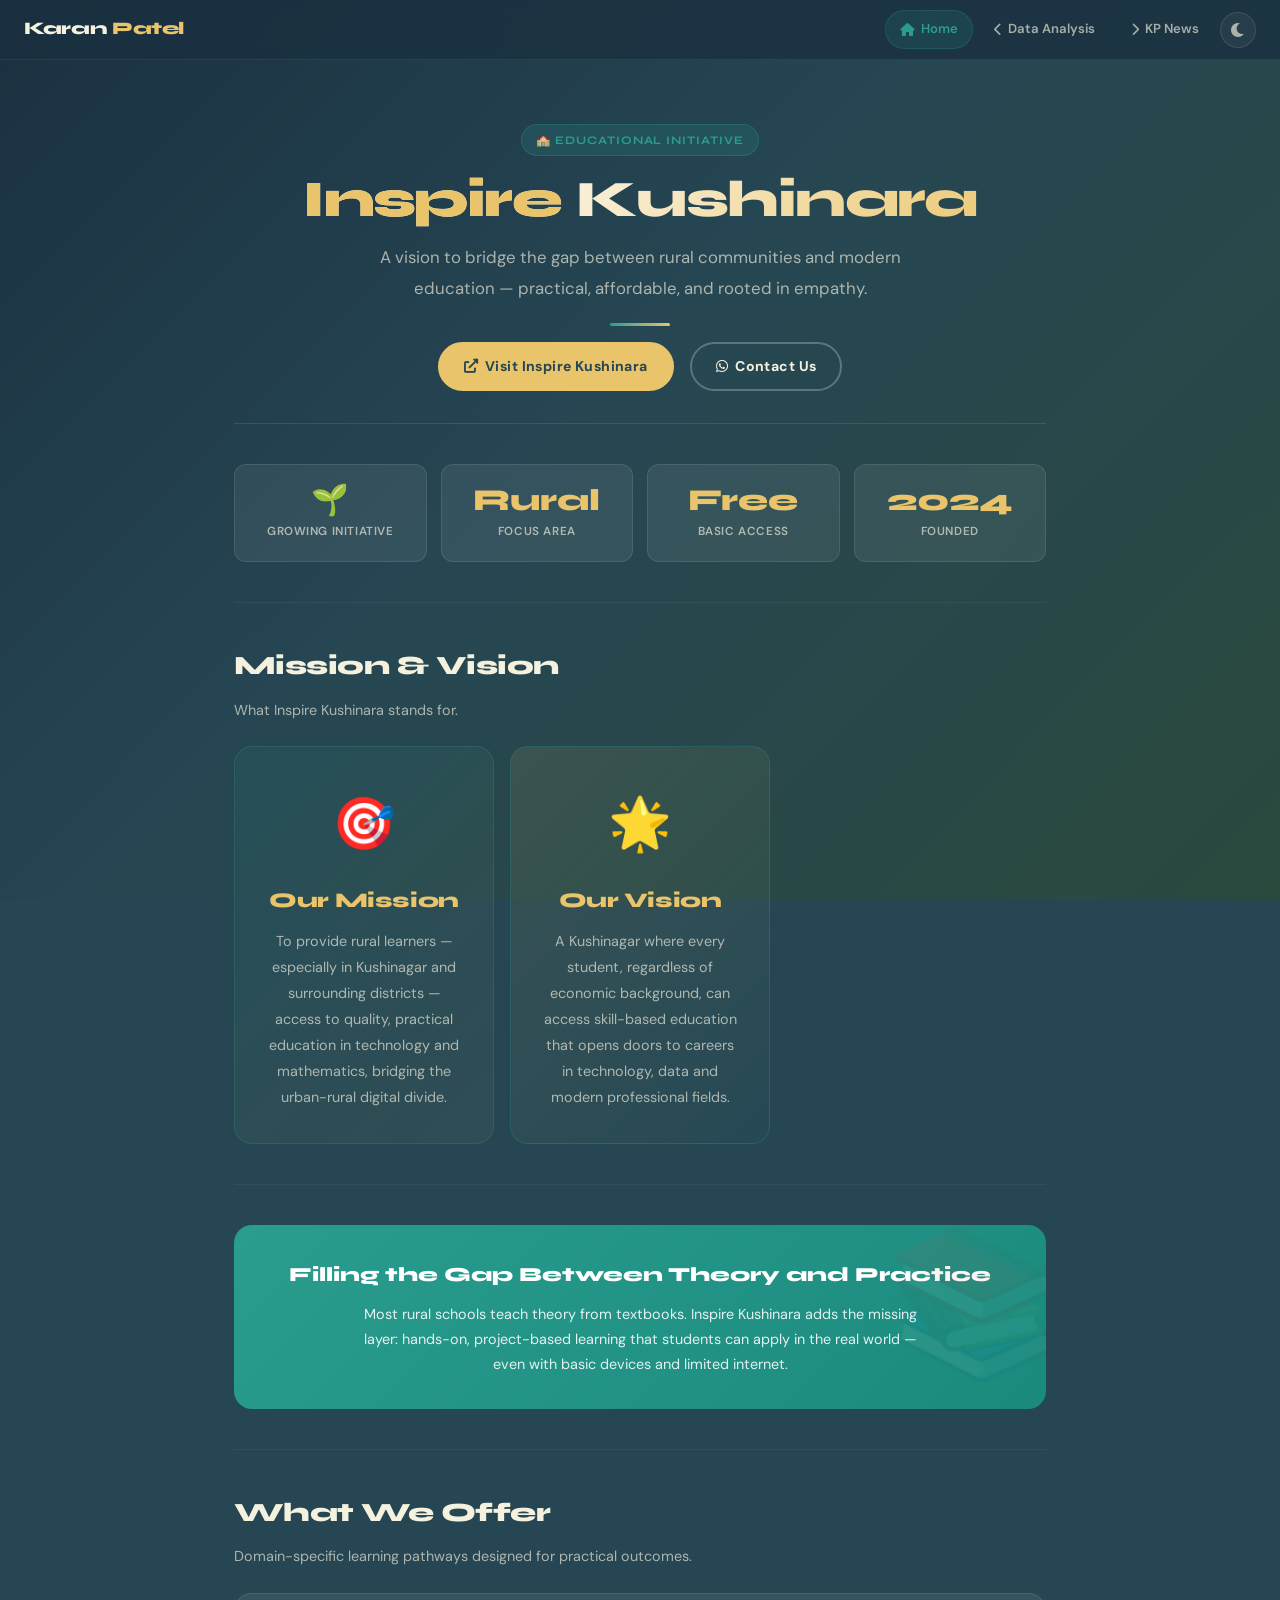
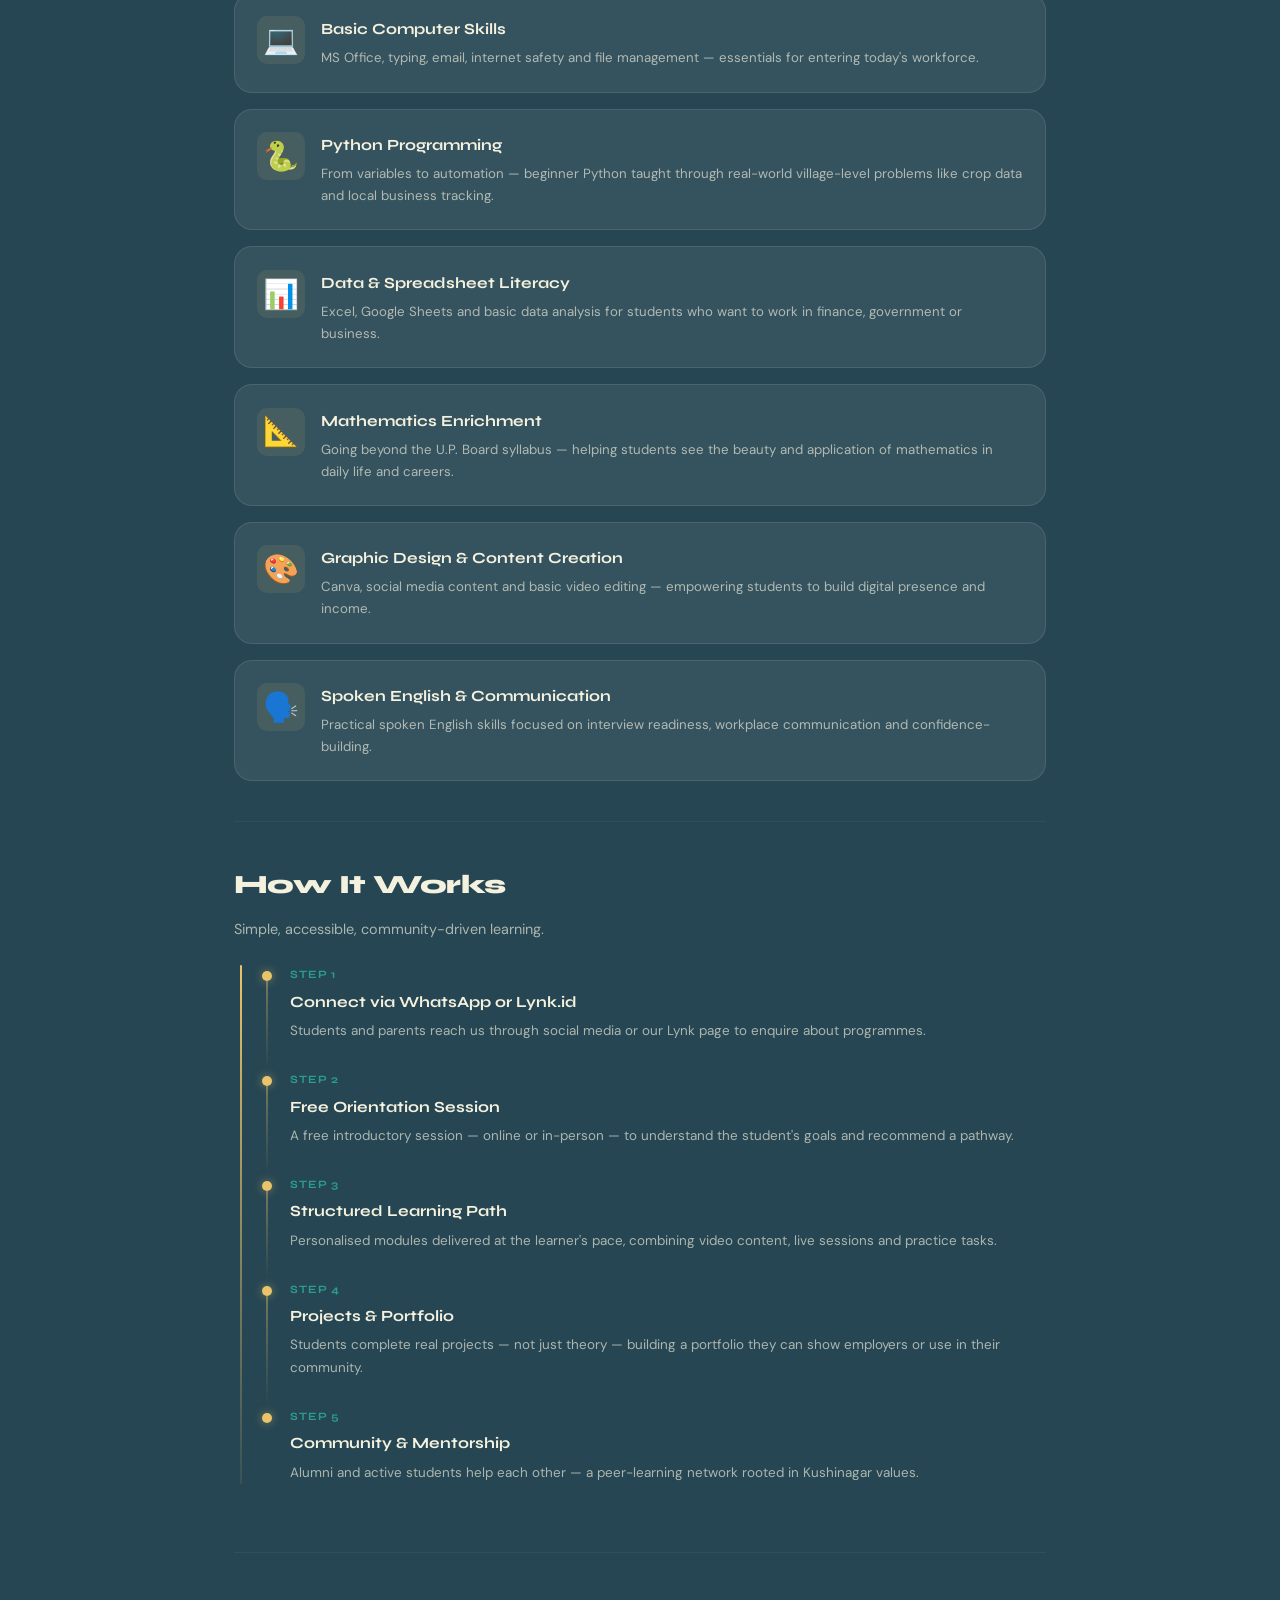
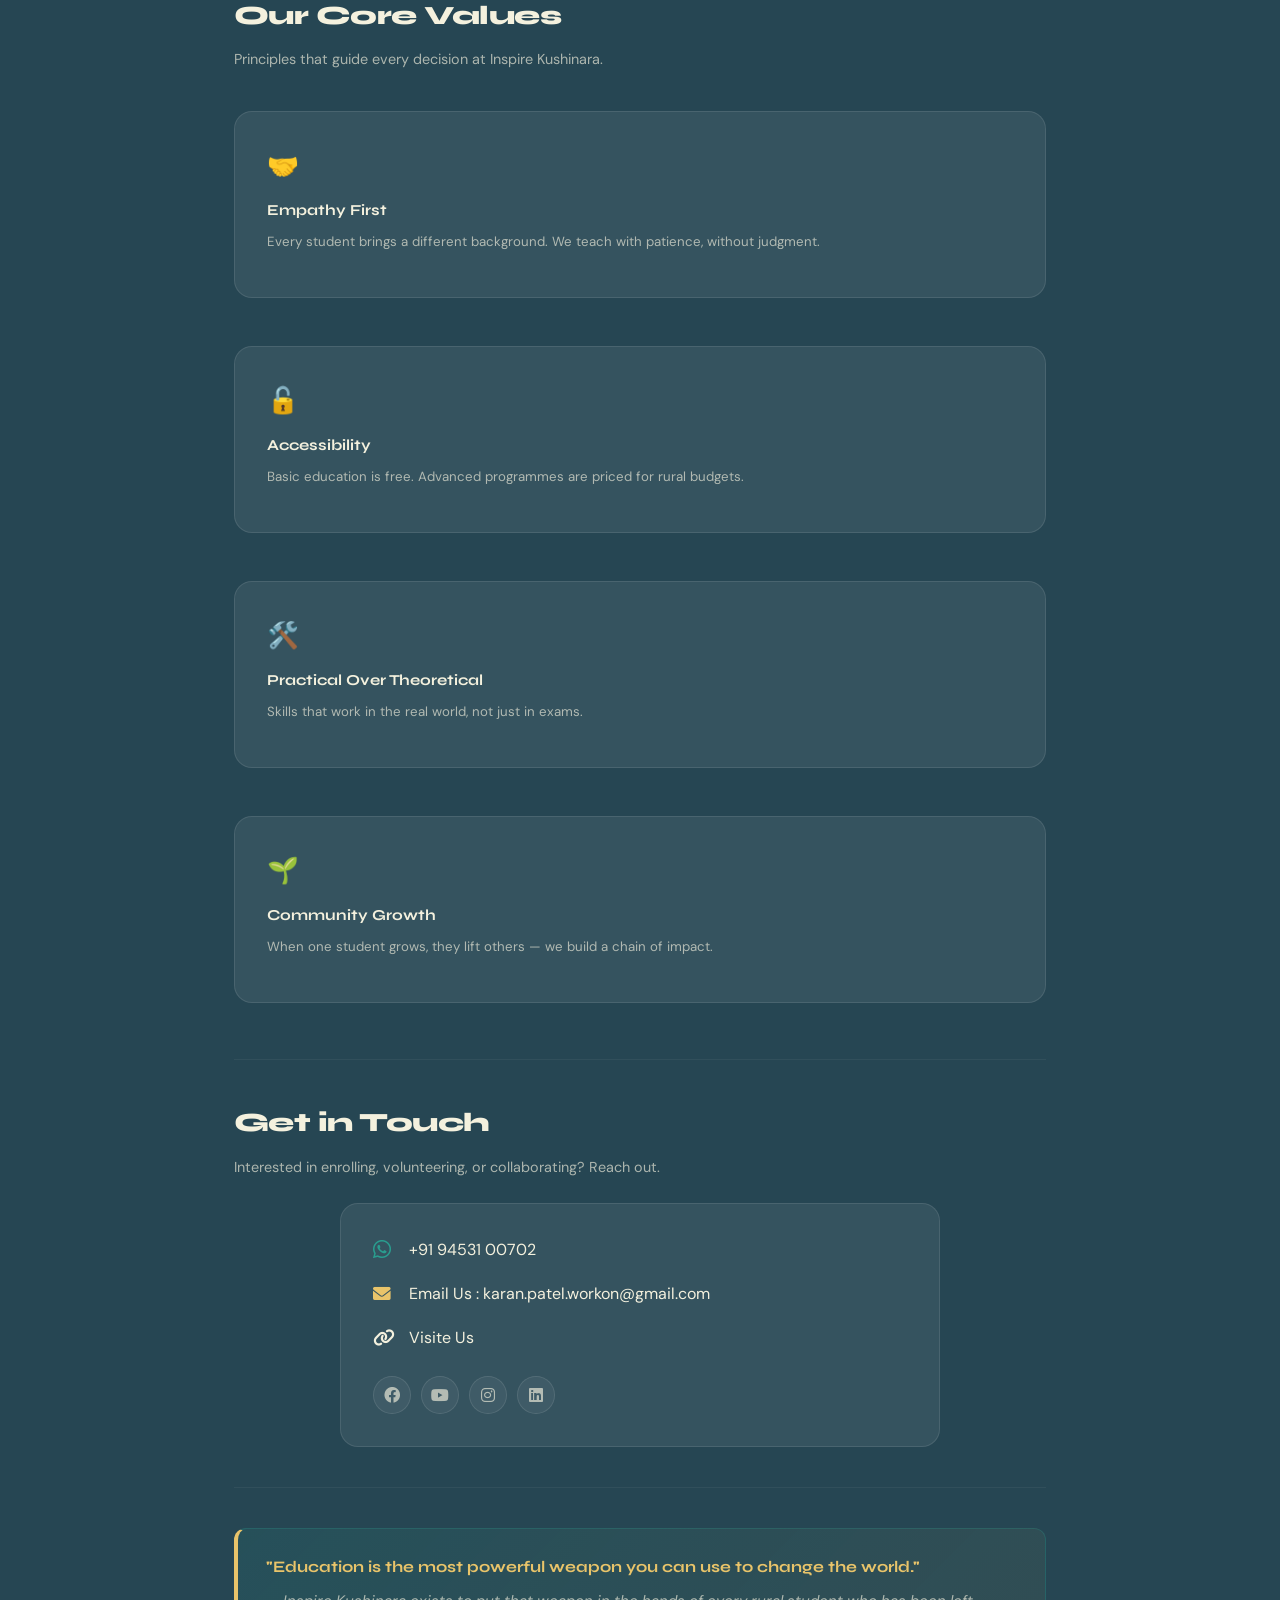
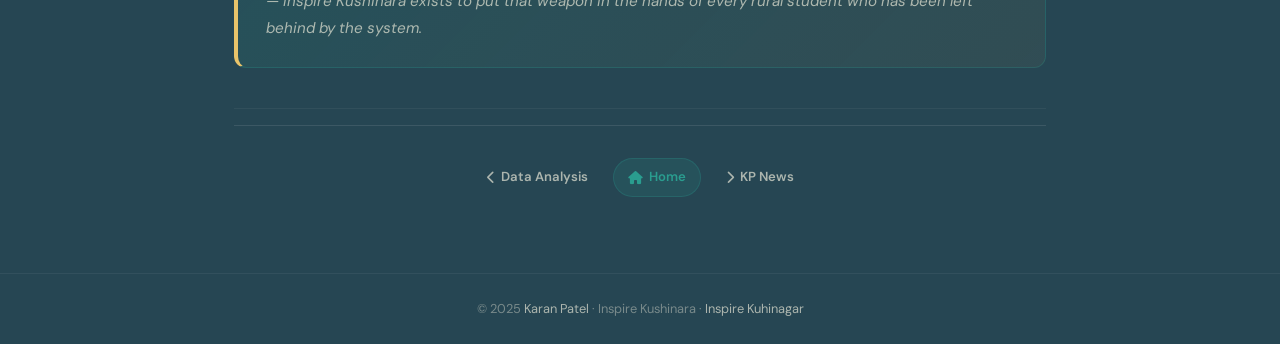
<file: inspire_kushinara.html>
<!DOCTYPE html>
<html lang="en">
<head>
<meta charset="UTF-8">
<meta name="viewport" content="width=device-width, initial-scale=1">
<meta name="description" content="Inspire Kushinara — Educational Initiative by Karan Patel">
<title>Inspire Kushinara | Karan Patel</title>
<link rel="preconnect" href="https://fonts.googleapis.com">
<link rel="preconnect" href="https://fonts.gstatic.com" crossorigin>
<link href="https://fonts.googleapis.com/css2?family=Poppins:wght@300;400;500;600;700&family=Space+Grotesk:wght@400;500;700&display=swap" rel="stylesheet">
<link rel="stylesheet" href="https://cdnjs.cloudflare.com/ajax/libs/font-awesome/6.0.0/css/all.min.css">
<link rel="stylesheet" href="style/styles.css">
</head>
<body>

<div id="reactive-bg"></div>

<!-- ── TOP NAVIGATION ── -->
<nav class="page-nav" aria-label="Page navigation">
  <a href="index.html" class="nav-brand">Karan <span>Patel</span></a>
  <div class="nav-links">
    <a href="index.html"                       class="nav-btn home-btn"><i class="fas fa-home"></i> Home</a>
    <a href="data_analysis.html"               class="nav-btn"><i class="fas fa-chevron-left"></i> Data Analysis</a>
    <a href="kp_kushinagar_news.html"  class="nav-btn"><i class="fas fa-chevron-right"></i> KP News</a>
    <button id="themeToggle" class="nav-btn theme-btn" aria-label="Toggle dark/light mode">
      <i class="fas fa-moon" id="themeIcon"></i>
    </button>
  </div>
</nav>

<main class="page-main">

  <!-- Hero -->
  <div class="page-hero fade-up fade-up-1">
    <span class="tag">🏫 Educational Initiative</span>
    <h1><em>Inspire</em> Kushinara</h1>
    <p>A vision to bridge the gap between rural communities and modern education — practical, affordable, and rooted in empathy.</p>
    <div class="hero-divider"></div>
    <div style="display:flex;justify-content:center;gap:1rem;flex-wrap:wrap;margin-top:1rem;">
      <a href="inspire_kushinara.html" target="_blank" class="btn btn-gold">
        <i class="fas fa-external-link-alt"></i> Visit Inspire Kushinara
      </a>
      <a href="https://wa.me/919453100702" target="_blank" class="btn btn-outline">
        <i class="fab fa-whatsapp"></i> Contact Us
      </a>
    </div>
  </div>

  <!-- Stats -->
  <div class="section fade-up fade-up-2">
    <div class="stat-grid">
      <div class="stat-box"><span class="num">🌱</span><span class="lbl">Growing Initiative</span></div>
      <div class="stat-box"><span class="num">Rural</span><span class="lbl">Focus Area</span></div>
      <div class="stat-box"><span class="num">Free</span><span class="lbl">Basic Access</span></div>
      <div class="stat-box"><span class="num">2024</span><span class="lbl">Founded</span></div>
    </div>
  </div>

  <!-- Mission & Vision -->
  <div class="section fade-up fade-up-2">
    <div class="section-title">Mission &amp; Vision</div>
    <p class="section-sub">What Inspire Kushinara stands for.</p>
    <div class="card-grid-2">
      <div class="mission-card">
        <span class="big-icon">🎯</span>
        <h2>Our Mission</h2>
        <p>To provide rural learners — especially in Kushinagar and surrounding districts — access to quality, practical education in technology and mathematics, bridging the urban-rural digital divide.</p>
      </div>
      <div class="mission-card" style="background:linear-gradient(135deg,rgba(233,196,106,0.1),rgba(42,157,143,0.04));">
        <span class="big-icon">🌟</span>
        <h2>Our Vision</h2>
        <p>A Kushinagar where every student, regardless of economic background, can access skill-based education that opens doors to careers in technology, data and modern professional fields.</p>
      </div>
    </div>
  </div>

  <!-- Highlight Strip -->
  <div class="section fade-up fade-up-2">
    <div class="highlight-strip">
      <h3>Filling the Gap Between Theory and Practice</h3>
      <p>Most rural schools teach theory from textbooks. Inspire Kushinara adds the missing layer: hands-on, project-based learning that students can apply in the real world — even with basic devices and limited internet.</p>
    </div>
  </div>

  <!-- What We Offer -->
  <div class="section fade-up fade-up-3">
    <div class="section-title">What We Offer</div>
    <p class="section-sub">Domain-specific learning pathways designed for practical outcomes.</p>
    <div style="display:flex;flex-direction:column;gap:1rem;">
      <div class="domain-card">
        <div class="icon">💻</div>
        <div>
          <h3>Basic Computer Skills</h3>
          <p>MS Office, typing, email, internet safety and file management — essentials for entering today's workforce.</p>
        </div>
      </div>
      <div class="domain-card">
        <div class="icon">🐍</div>
        <div>
          <h3>Python Programming</h3>
          <p>From variables to automation — beginner Python taught through real-world village-level problems like crop data and local business tracking.</p>
        </div>
      </div>
      <div class="domain-card">
        <div class="icon">📊</div>
        <div>
          <h3>Data &amp; Spreadsheet Literacy</h3>
          <p>Excel, Google Sheets and basic data analysis for students who want to work in finance, government or business.</p>
        </div>
      </div>
      <div class="domain-card">
        <div class="icon">📐</div>
        <div>
          <h3>Mathematics Enrichment</h3>
          <p>Going beyond the U.P. Board syllabus — helping students see the beauty and application of mathematics in daily life and careers.</p>
        </div>
      </div>
      <div class="domain-card">
        <div class="icon">🎨</div>
        <div>
          <h3>Graphic Design &amp; Content Creation</h3>
          <p>Canva, social media content and basic video editing — empowering students to build digital presence and income.</p>
        </div>
      </div>
      <div class="domain-card">
        <div class="icon">🗣️</div>
        <div>
          <h3>Spoken English &amp; Communication</h3>
          <p>Practical spoken English skills focused on interview readiness, workplace communication and confidence-building.</p>
        </div>
      </div>
    </div>
  </div>

  <!-- How It Works -->
  <div class="section fade-up fade-up-3">
    <div class="section-title">How It Works</div>
    <p class="section-sub">Simple, accessible, community-driven learning.</p>
    <div class="timeline">
      <div class="tl-item">
        <div class="tl-year">Step 1</div>
        <div class="tl-title">Connect via WhatsApp or Lynk.id</div>
        <div class="tl-desc">Students and parents reach us through social media or our Lynk page to enquire about programmes.</div>
      </div>
      <div class="tl-item">
        <div class="tl-year">Step 2</div>
        <div class="tl-title">Free Orientation Session</div>
        <div class="tl-desc">A free introductory session — online or in-person — to understand the student's goals and recommend a pathway.</div>
      </div>
      <div class="tl-item">
        <div class="tl-year">Step 3</div>
        <div class="tl-title">Structured Learning Path</div>
        <div class="tl-desc">Personalised modules delivered at the learner's pace, combining video content, live sessions and practice tasks.</div>
      </div>
      <div class="tl-item">
        <div class="tl-year">Step 4</div>
        <div class="tl-title">Projects &amp; Portfolio</div>
        <div class="tl-desc">Students complete real projects — not just theory — building a portfolio they can show employers or use in their community.</div>
      </div>
      <div class="tl-item">
        <div class="tl-year">Step 5</div>
        <div class="tl-title">Community &amp; Mentorship</div>
        <div class="tl-desc">Alumni and active students help each other — a peer-learning network rooted in Kushinagar values.</div>
      </div>
    </div>
  </div>

  <!-- Values -->
  <div class="section fade-up fade-up-4">
    <div class="section-title">Our Core Values</div>
    <p class="section-sub">Principles that guide every decision at Inspire Kushinara.</p>
    <div class="card-grid">
      <div class="card">
        <div style="font-size:1.6rem;margin-bottom:0.5rem;">🤝</div>
        <h3 style="font-size:0.95rem;font-weight:700;margin-bottom:0.4rem;">Empathy First</h3>
        <p style="font-size:0.83rem;color:var(--text-muted);">Every student brings a different background. We teach with patience, without judgment.</p>
      </div>
      <div class="card">
        <div style="font-size:1.6rem;margin-bottom:0.5rem;">🔓</div>
        <h3 style="font-size:0.95rem;font-weight:700;margin-bottom:0.4rem;">Accessibility</h3>
        <p style="font-size:0.83rem;color:var(--text-muted);">Basic education is free. Advanced programmes are priced for rural budgets.</p>
      </div>
      <div class="card">
        <div style="font-size:1.6rem;margin-bottom:0.5rem;">🛠️</div>
        <h3 style="font-size:0.95rem;font-weight:700;margin-bottom:0.4rem;">Practical Over Theoretical</h3>
        <p style="font-size:0.83rem;color:var(--text-muted);">Skills that work in the real world, not just in exams.</p>
      </div>
      <div class="card">
        <div style="font-size:1.6rem;margin-bottom:0.5rem;">🌱</div>
        <h3 style="font-size:0.95rem;font-weight:700;margin-bottom:0.4rem;">Community Growth</h3>
        <p style="font-size:0.83rem;color:var(--text-muted);">When one student grows, they lift others — we build a chain of impact.</p>
      </div>
    </div>
  </div>

  <!-- Contact -->
  <div class="section fade-up fade-up-4">
    <div class="section-title">Get in Touch</div>
    <p class="section-sub">Interested in enrolling, volunteering, or collaborating? Reach out.</p>
    <div class="card" style="max-width:600px;margin:0 auto;">
      <div style="display:flex;flex-direction:column;gap:1rem;">
        <div style="display:flex;align-items:center;gap:0.75rem;">
          <i class="fab fa-whatsapp" style="color:var(--primary);font-size:1.3rem;width:24px;"></i>
          <a href="https://wa.me/919453100702" target="_blank" style="color:var(--text);text-decoration:none;">+91 94531 00702</a>
        </div>
        <div style="display:flex;align-items:center;gap:0.75rem;">
          <i class="fas fa-envelope" style="color:var(--accent);font-size:1.1rem;width:24px;"></i>
          <a href="mailto:karan.patel.workon@gmail.com" style="color:var(--text);text-decoration:none;">Email Us : karan.patel.workon@gmail.com</a>
        </div>
        <div style="display:flex;align-items:center;gap:0.75rem;">
          <i class="fas fa-link" style="color:var(--accent2);font-size:1.1rem;width:24px;"></i>
          <a href="inspire_kushinara.html" target="_blank" style="color:var(--text);text-decoration:none;"> Visite Us</a>
        </div>
      </div>
      <div class="social-row" style="margin-top:1.5rem;">
        <a href="https://www.facebook.com/share/1E6qppoJPY/"         target="_blank" aria-label="Facebook"><i class="fab fa-facebook"></i></a>
        <a href="https://youtube.com/@karan_patel_kushinagar"         target="_blank" aria-label="YouTube"><i class="fab fa-youtube"></i></a>
        <a href="https://www.instagram.com/karan_patel_kushinagar?igsh=MWM0bnU5NXA3eTZxNw==" target="_blank" aria-label="Instagram"><i class="fab fa-instagram"></i></a>
        <a href="https://www.linkedin.com/in/karan-patel-b47298330"   target="_blank" aria-label="LinkedIn"><i class="fab fa-linkedin"></i></a>
      </div>
    </div>
  </div>

  <!-- Callout -->
  <div class="section fade-up fade-up-5">
    <div class="callout">
      <strong>"Education is the most powerful weapon you can use to change the world."</strong> — Inspire Kushinara exists to put that weapon in the hands of every rural student who has been left behind by the system.
    </div>
  </div>

  <!-- Bottom Nav -->
  <div class="page-bottom-nav">
    <a href="data_analysis.html"              class="nav-btn"><i class="fas fa-chevron-left"></i> Data Analysis</a>
    <a href="index.html"                      class="nav-btn home-btn"><i class="fas fa-home"></i> Home</a>
    <a href="kp_kushinagar_news.html" class="nav-btn"><i class="fas fa-chevron-right"></i> KP News</a>
  </div>

</main>

<footer class="page-footer">
  <p>© 2025 <a href="index.html">Karan Patel</a> · Inspire Kushinara · <a href="inspire_kuhinagar.html" target="_blank">Inspire Kuhinagar</a></p>
</footer>

<script src="Js/reactive-bg.js"></script>
</body>
</html>
</file>
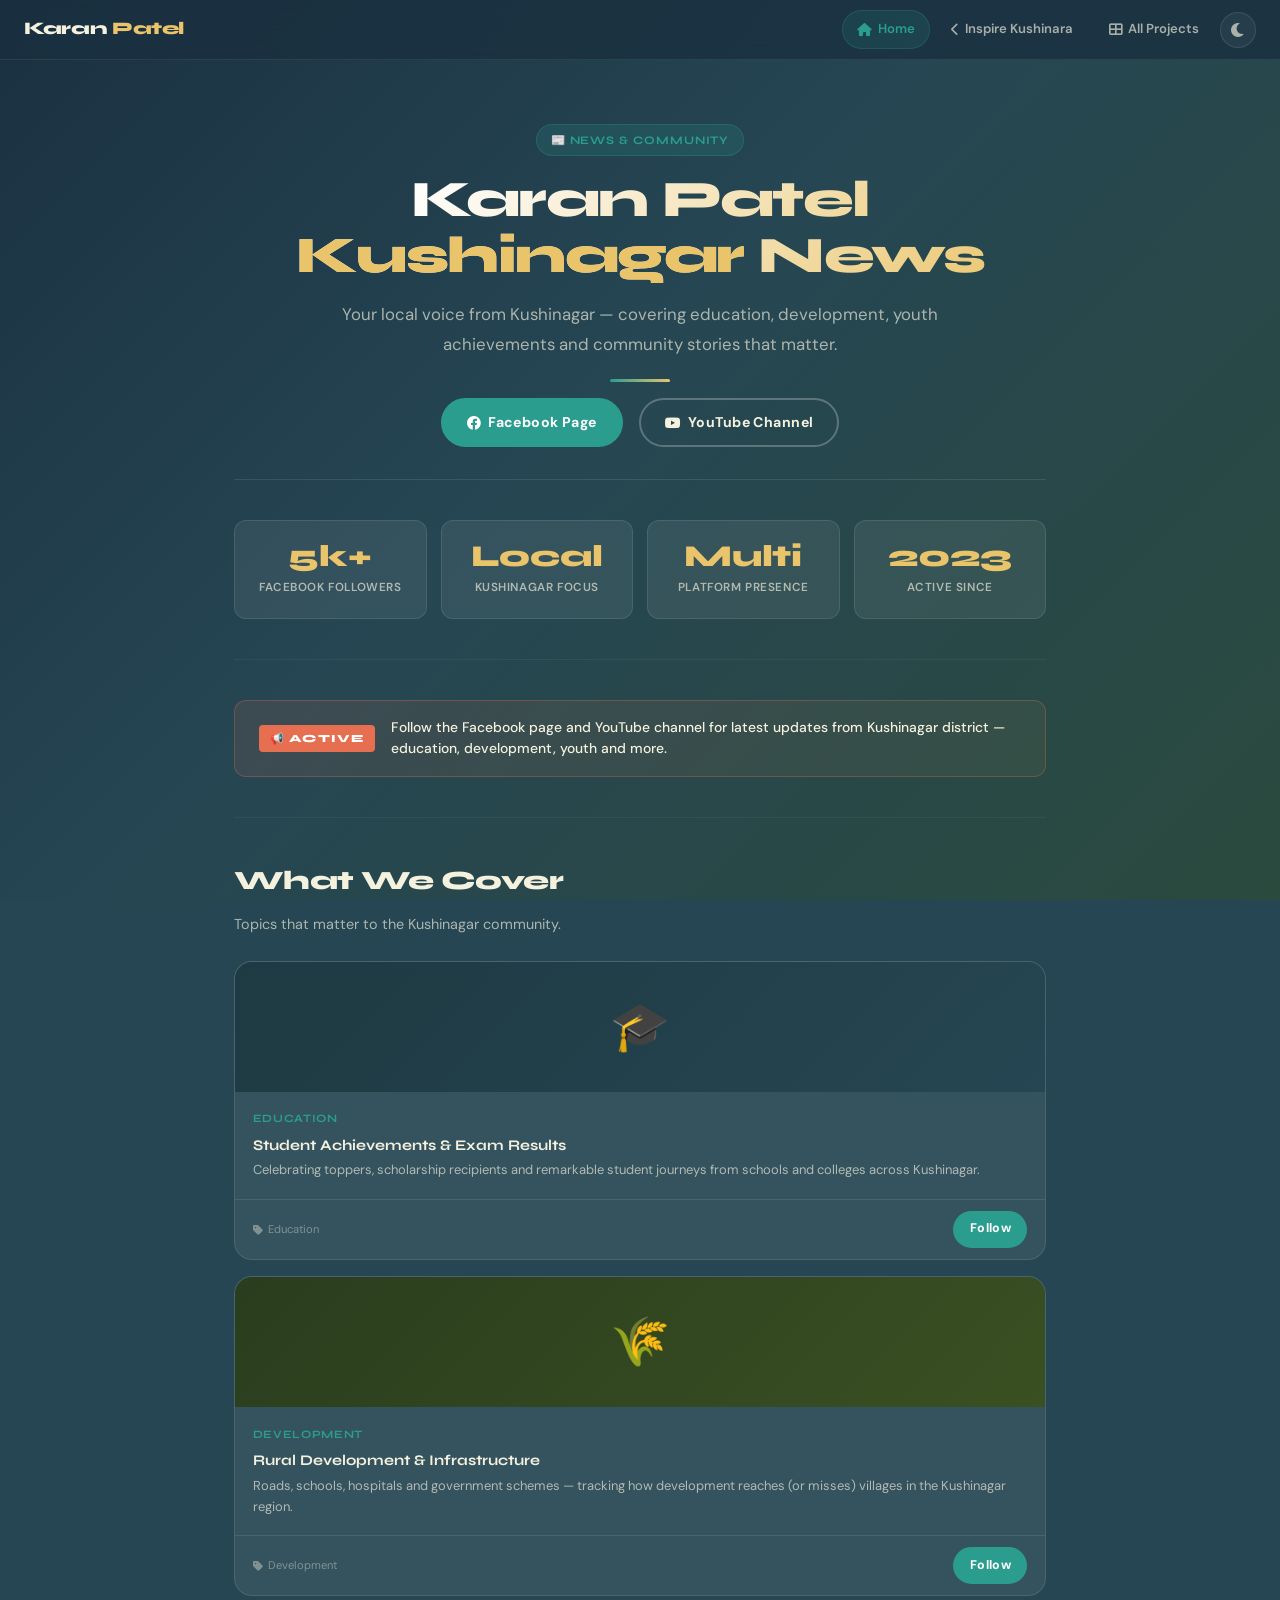
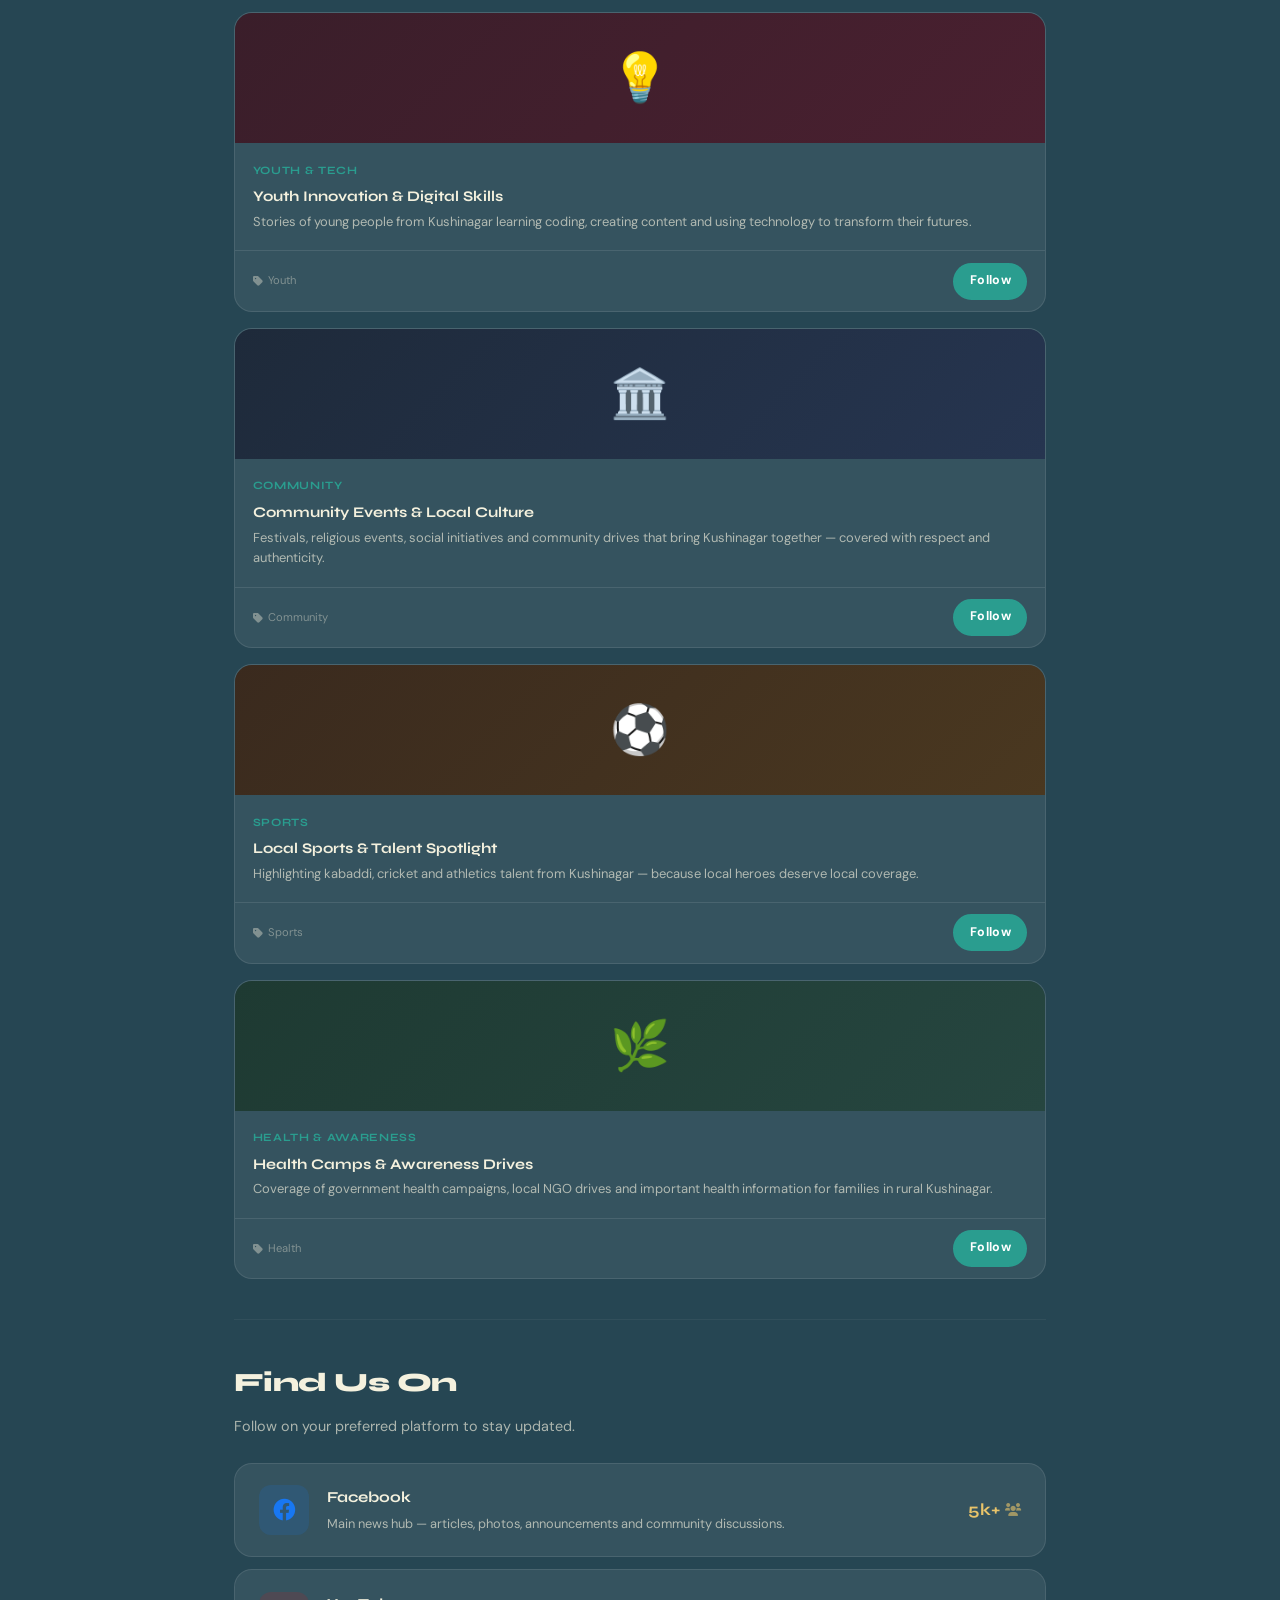
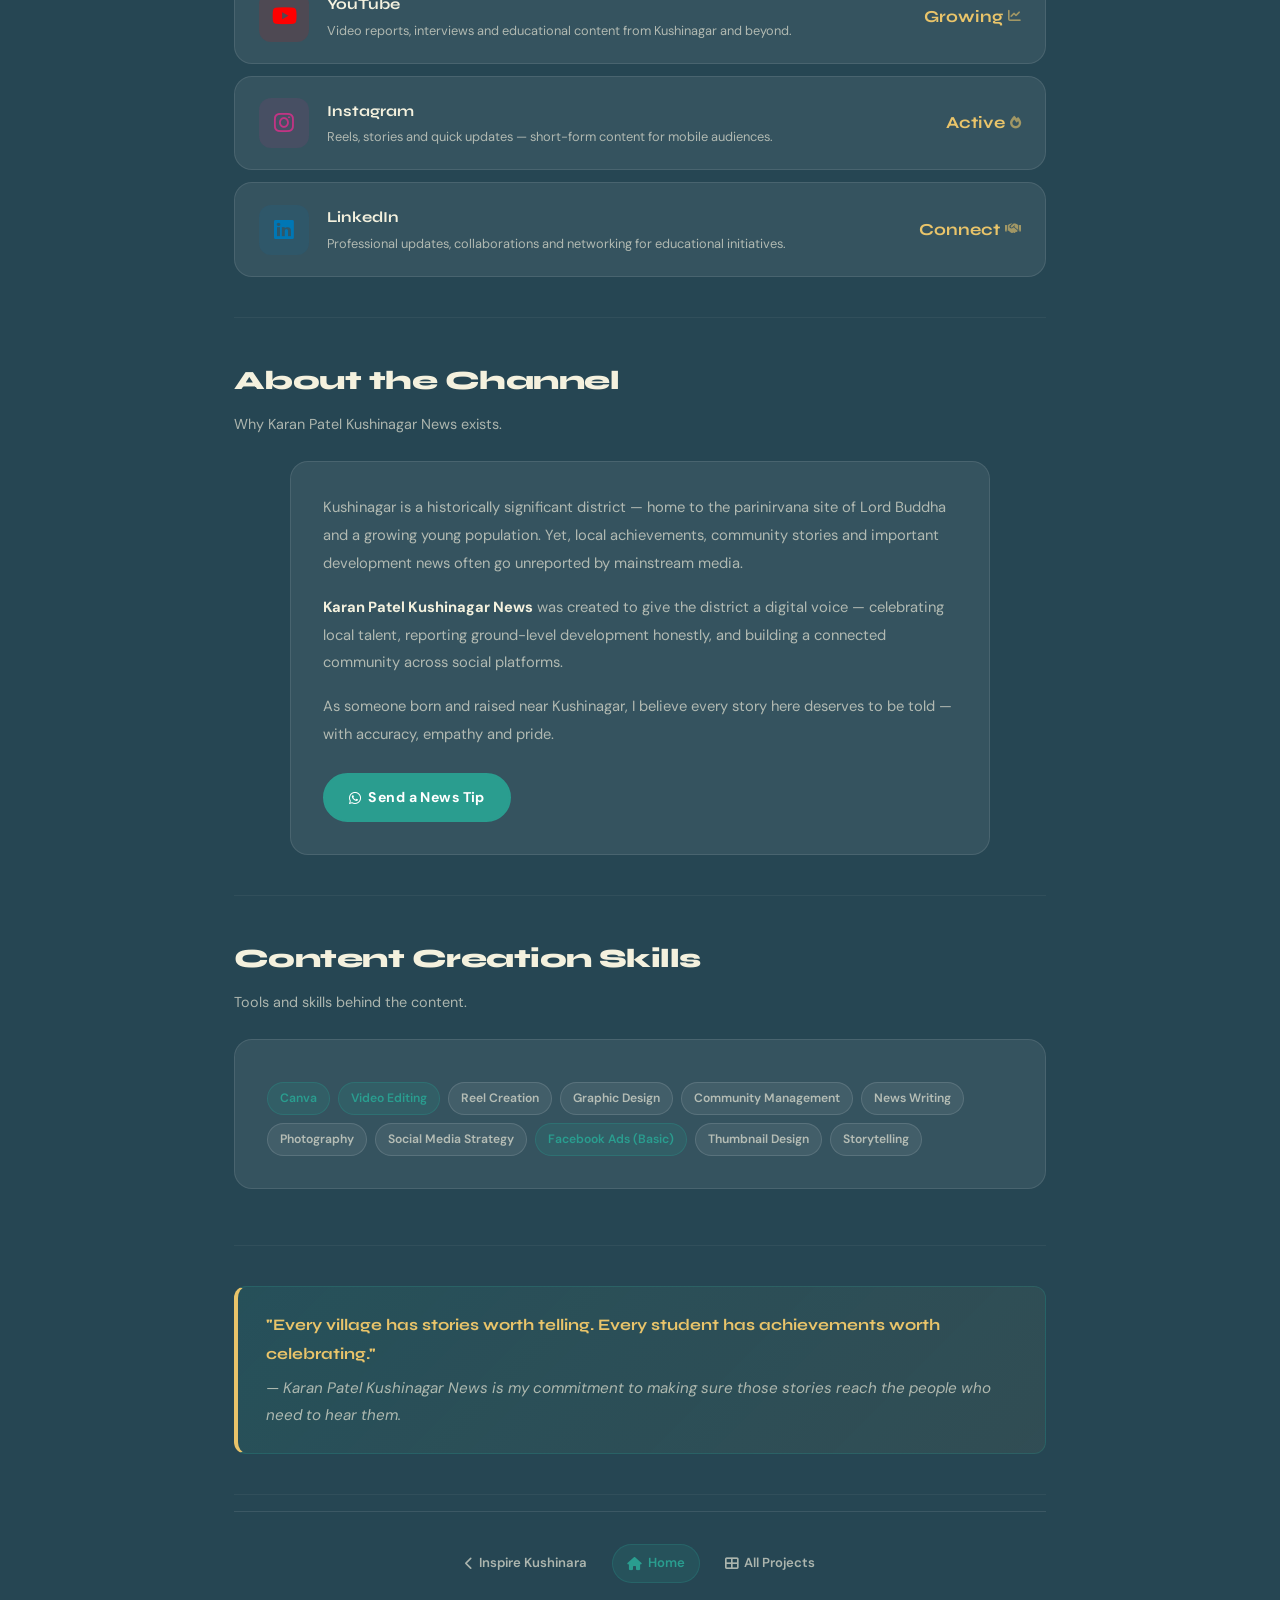
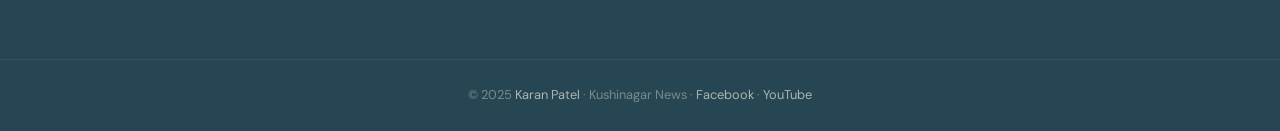
<file: kp_kushinagar_news.html>
<!DOCTYPE html>
<html lang="en">
<head>
<meta charset="UTF-8">
<meta name="viewport" content="width=device-width, initial-scale=1">
<meta name="description" content="Karan Patel Kushinagar News — Local news, updates and community stories from Kushinagar">
<title>KP Kushinagar News | Karan Patel</title>
<link rel="preconnect" href="https://fonts.googleapis.com">
<link rel="preconnect" href="https://fonts.gstatic.com" crossorigin>
<link href="https://fonts.googleapis.com/css2?family=Poppins:wght@300;400;500;600;700&family=Space+Grotesk:wght@400;500;700&display=swap" rel="stylesheet">
<link rel="stylesheet" href="https://cdnjs.cloudflare.com/ajax/libs/font-awesome/6.0.0/css/all.min.css">
<link rel="stylesheet" href="style/styles.css">


</head>
<body>

<div id="reactive-bg"></div>

<!-- ── TOP NAVIGATION ── -->
<nav class="page-nav" aria-label="Page navigation">
  <a href="index.html" class="nav-brand">Karan <span>Patel</span></a>
  <div class="nav-links">
    <a href="index.html"              class="nav-btn home-btn"><i class="fas fa-home"></i> Home</a>
    <a href="inspire_kushinara.html"  class="nav-btn"><i class="fas fa-chevron-left"></i> Inspire Kushinara</a>
    <a href="index.html#Projects"     class="nav-btn"><i class="fas fa-th-large"></i> All Projects</a>
    <button id="themeToggle" class="nav-btn theme-btn" aria-label="Toggle dark/light mode">
      <i class="fas fa-moon" id="themeIcon"></i>
    </button>
  </div>
</nav>

<main class="page-main">

  <!-- Hero -->
  <div class="page-hero fade-up fade-up-1">
    <span class="tag">📰 News &amp; Community</span>
    <h1>Karan Patel <em>Kushinagar</em> News</h1>
    <p>Your local voice from Kushinagar — covering education, development, youth achievements and community stories that matter.</p>
    <div class="hero-divider"></div>
    <div style="display:flex;justify-content:center;gap:1rem;flex-wrap:wrap;margin-top:1rem;">
      <a href="https://www.facebook.com/share/1E6qppoJPY/" target="_blank" class="btn btn-primary">
        <i class="fab fa-facebook"></i> Facebook Page
      </a>
      <a href="https://youtube.com/@karan_patel_kushinagar" target="_blank" class="btn btn-outline">
        <i class="fab fa-youtube"></i> YouTube Channel
      </a>
    </div>
  </div>

  <!-- Stats -->
  <div class="section fade-up fade-up-2">
    <div class="stat-grid">
      <div class="stat-box"><span class="num">5k+</span><span class="lbl">Facebook Followers</span></div>
      <div class="stat-box"><span class="num">Local</span><span class="lbl">Kushinagar Focus</span></div>
      <div class="stat-box"><span class="num">Multi</span><span class="lbl">Platform Presence</span></div>
      <div class="stat-box"><span class="num">2023</span><span class="lbl">Active Since</span></div>
    </div>
  </div>

  <!-- Breaking Banner -->
  <div class="section fade-up fade-up-2">
    <div class="breaking-banner">
      <span class="breaking-label">📢 Active</span>
      <span class="breaking-text">Follow the Facebook page and YouTube channel for latest updates from Kushinagar district — education, development, youth and more.</span>
    </div>
  </div>

  <!-- News Topics -->
  <div class="section fade-up fade-up-2">
    <div class="section-title">What We Cover</div>
    <p class="section-sub">Topics that matter to the Kushinagar community.</p>
    <div class="card-grid">

      <div class="news-card">
        <div class="news-header" style="background:linear-gradient(135deg,#1e3a42,#264653);">🎓</div>
        <div class="news-body">
          <div class="news-meta">
            <span class="category">Education</span>
          </div>
          <h3>Student Achievements &amp; Exam Results</h3>
          <p>Celebrating toppers, scholarship recipients and remarkable student journeys from schools and colleges across Kushinagar.</p>
        </div>
        <div class="news-footer">
          <span class="read-time"><i class="fas fa-tag"></i> Education</span>
          <a href="https://www.facebook.com/share/1E6qppoJPY/" target="_blank" class="btn btn-primary" style="padding:0.35rem 0.9rem;font-size:0.78rem;">Follow</a>
        </div>
      </div>

      <div class="news-card">
        <div class="news-header" style="background:linear-gradient(135deg,#2a3d1e,#3a5022);">🌾</div>
        <div class="news-body">
          <div class="news-meta">
            <span class="category">Development</span>
          </div>
          <h3>Rural Development &amp; Infrastructure</h3>
          <p>Roads, schools, hospitals and government schemes — tracking how development reaches (or misses) villages in the Kushinagar region.</p>
        </div>
        <div class="news-footer">
          <span class="read-time"><i class="fas fa-tag"></i> Development</span>
          <a href="https://www.facebook.com/share/1E6qppoJPY/" target="_blank" class="btn btn-primary" style="padding:0.35rem 0.9rem;font-size:0.78rem;">Follow</a>
        </div>
      </div>

      <div class="news-card">
        <div class="news-header" style="background:linear-gradient(135deg,#3a1e2a,#4a2030);">💡</div>
        <div class="news-body">
          <div class="news-meta">
            <span class="category">Youth &amp; Tech</span>
          </div>
          <h3>Youth Innovation &amp; Digital Skills</h3>
          <p>Stories of young people from Kushinagar learning coding, creating content and using technology to transform their futures.</p>
        </div>
        <div class="news-footer">
          <span class="read-time"><i class="fas fa-tag"></i> Youth</span>
          <a href="https://www.facebook.com/share/1E6qppoJPY/" target="_blank" class="btn btn-primary" style="padding:0.35rem 0.9rem;font-size:0.78rem;">Follow</a>
        </div>
      </div>

      <div class="news-card">
        <div class="news-header" style="background:linear-gradient(135deg,#1e2a3a,#263550);">🏛️</div>
        <div class="news-body">
          <div class="news-meta">
            <span class="category">Community</span>
          </div>
          <h3>Community Events &amp; Local Culture</h3>
          <p>Festivals, religious events, social initiatives and community drives that bring Kushinagar together — covered with respect and authenticity.</p>
        </div>
        <div class="news-footer">
          <span class="read-time"><i class="fas fa-tag"></i> Community</span>
          <a href="https://www.facebook.com/share/1E6qppoJPY/" target="_blank" class="btn btn-primary" style="padding:0.35rem 0.9rem;font-size:0.78rem;">Follow</a>
        </div>
      </div>

      <div class="news-card">
        <div class="news-header" style="background:linear-gradient(135deg,#3a2a1e,#4a3820);">⚽</div>
        <div class="news-body">
          <div class="news-meta">
            <span class="category">Sports</span>
          </div>
          <h3>Local Sports &amp; Talent Spotlight</h3>
          <p>Highlighting kabaddi, cricket and athletics talent from Kushinagar — because local heroes deserve local coverage.</p>
        </div>
        <div class="news-footer">
          <span class="read-time"><i class="fas fa-tag"></i> Sports</span>
          <a href="https://www.facebook.com/share/1E6qppoJPY/" target="_blank" class="btn btn-primary" style="padding:0.35rem 0.9rem;font-size:0.78rem;">Follow</a>
        </div>
      </div>

      <div class="news-card">
        <div class="news-header" style="background:linear-gradient(135deg,#1e3a32,#264640);">🌿</div>
        <div class="news-body">
          <div class="news-meta">
            <span class="category">Health &amp; Awareness</span>
          </div>
          <h3>Health Camps &amp; Awareness Drives</h3>
          <p>Coverage of government health campaigns, local NGO drives and important health information for families in rural Kushinagar.</p>
        </div>
        <div class="news-footer">
          <span class="read-time"><i class="fas fa-tag"></i> Health</span>
          <a href="https://www.facebook.com/share/1E6qppoJPY/" target="_blank" class="btn btn-primary" style="padding:0.35rem 0.9rem;font-size:0.78rem;">Follow</a>
        </div>
      </div>

    </div>
  </div>

  <!-- Platforms -->
  <div class="section fade-up fade-up-3">
    <div class="section-title">Find Us On</div>
    <p class="section-sub">Follow on your preferred platform to stay updated.</p>
    <div style="display:flex;flex-direction:column;gap:0.75rem;">

      <a href="https://www.facebook.com/share/1E6qppoJPY/" target="_blank" class="platform-card">
        <div class="plat-icon" style="background:rgba(24,119,242,0.15);color:#1877f2;"><i class="fab fa-facebook"></i></div>
        <div>
          <h3>Facebook</h3>
          <p>Main news hub — articles, photos, announcements and community discussions.</p>
        </div>
        <span class="followers">5k+ <i class="fas fa-users" style="font-size:0.8rem;opacity:0.6;"></i></span>
      </a>

      <a href="https://youtube.com/@karan_patel_kushinagar" target="_blank" class="platform-card">
        <div class="plat-icon" style="background:rgba(255,0,0,0.12);color:#ff0000;"><i class="fab fa-youtube"></i></div>
        <div>
          <h3>YouTube</h3>
          <p>Video reports, interviews and educational content from Kushinagar and beyond.</p>
        </div>
        <span class="followers">Growing <i class="fas fa-chart-line" style="font-size:0.8rem;opacity:0.6;"></i></span>
      </a>

      <a href="https://www.instagram.com/karan_patel_kushinagar?igsh=MWM0bnU5NXA3eTZxNw==" target="_blank" class="platform-card">
        <div class="plat-icon" style="background:rgba(193,53,132,0.12);color:#c13584;"><i class="fab fa-instagram"></i></div>
        <div>
          <h3>Instagram</h3>
          <p>Reels, stories and quick updates — short-form content for mobile audiences.</p>
        </div>
        <span class="followers">Active <i class="fas fa-fire" style="font-size:0.8rem;opacity:0.6;"></i></span>
      </a>

      <a href="https://www.linkedin.com/in/karan-patel-b47298330" target="_blank" class="platform-card">
        <div class="plat-icon" style="background:rgba(0,119,181,0.12);color:#0077b5;"><i class="fab fa-linkedin"></i></div>
        <div>
          <h3>LinkedIn</h3>
          <p>Professional updates, collaborations and networking for educational initiatives.</p>
        </div>
        <span class="followers">Connect <i class="fas fa-handshake" style="font-size:0.8rem;opacity:0.6;"></i></span>
      </a>

    </div>
  </div>

  <!-- About the Channel -->
  <div class="section fade-up fade-up-4">
    <div class="section-title">About the Channel</div>
    <p class="section-sub">Why Karan Patel Kushinagar News exists.</p>
    <div class="card" style="max-width:700px;margin:0 auto;">
      <p style="line-height:1.9;color:var(--text-muted);">
        Kushinagar is a historically significant district — home to the parinirvana site of Lord Buddha and a growing young population. Yet, local achievements, community stories and important development news often go unreported by mainstream media.
      </p>
      <p style="line-height:1.9;color:var(--text-muted);margin-top:1rem;">
        <strong style="color:var(--text);">Karan Patel Kushinagar News</strong> was created to give the district a digital voice — celebrating local talent, reporting ground-level development honestly, and building a connected community across social platforms.
      </p>
      <p style="line-height:1.9;color:var(--text-muted);margin-top:1rem;">
        As someone born and raised near Kushinagar, I believe every story here deserves to be told — with accuracy, empathy and pride.
      </p>
      <div style="margin-top:1.5rem;">
        <a href="https://wa.me/919453100702" target="_blank" class="btn btn-primary">
          <i class="fab fa-whatsapp"></i> Send a News Tip
        </a>
      </div>
    </div>
  </div>

  <!-- Content Creation -->
  <div class="section fade-up fade-up-4">
    <div class="section-title">Content Creation Skills</div>
    <p class="section-sub">Tools and skills behind the content.</p>
    <div class="card">
      <div class="skill-pills">
        <span class="pill teal">Canva</span>
        <span class="pill teal">Video Editing</span>
        <span class="pill">Reel Creation</span>
        <span class="pill">Graphic Design</span>
        <span class="pill">Community Management</span>
        <span class="pill">News Writing</span>
        <span class="pill">Photography</span>
        <span class="pill">Social Media Strategy</span>
        <span class="pill teal">Facebook Ads (Basic)</span>
        <span class="pill">Thumbnail Design</span>
        <span class="pill">Storytelling</span>
      </div>
    </div>
  </div>

  <!-- Callout -->
  <div class="section fade-up fade-up-5">
    <div class="callout">
      <strong>"Every village has stories worth telling. Every student has achievements worth celebrating."</strong> — Karan Patel Kushinagar News is my commitment to making sure those stories reach the people who need to hear them.
    </div>
  </div>

  <!-- Bottom Nav -->
  <div class="page-bottom-nav">
    <a href="inspire_kushinara.html" class="nav-btn"><i class="fas fa-chevron-left"></i> Inspire Kushinara</a>
    <a href="index.html"             class="nav-btn home-btn"><i class="fas fa-home"></i> Home</a>
    <a href="index.html#Projects"    class="nav-btn"><i class="fas fa-th-large"></i> All Projects</a>
  </div>

</main>

<footer class="page-footer">
  <p>© 2025 <a href="index.html">Karan Patel</a> · Kushinagar News · <a href="https://www.facebook.com/share/1E6qppoJPY/" target="_blank">Facebook</a> · <a href="https://youtube.com/@karan_patel_kushinagar" target="_blank">YouTube</a></p>
</footer>

<script src="Js/reactive-bg.js"></script>
</body>
</html>
</file>
<file: style/styles.css>
/* ============================================================
   styles.css — Karan Patel Portfolio  (Complete Upgrade)
   Covers: index.html · Coding_and_automations.html
           Data Analysis.html · inspire_kushinara.html
           kp_kushinagar_news.html
   Font: Syne (display) + DM Sans (body)
   Palette: Deep teal #264653 · Emerald #2a9d8f · Gold #e9c46a
            Warm #f4a261 · Coral #e76f51
============================================================ */

/* ── 0. GOOGLE FONTS ─────────────────────────────────────── */
@import url('https://fonts.googleapis.com/css2?family=Syne:wght@400;600;700;800&family=DM+Sans:ital,wght@0,300;0,400;0,500;0,600;1,400&display=swap');

/* ── 1. DESIGN TOKENS ────────────────────────────────────── */
:root {
  /* Brand palette */
  --primary:        #2a9d8f;
  --primary-dark:   #264653;
  --primary-deeper: #1a3040;
  --accent:         #e9c46a;
  --accent-warm:    #f4a261;
  --danger:         #e76f51;

  /* Text */
  --text:           #f4f1de;
  --text-light:     #f4f1de;
  --text-muted:     rgba(244, 241, 222, 0.65);
  --text-dim:       rgba(244, 241, 222, 0.4);

  /* Surfaces */
  --card:           rgba(255, 255, 255, 0.07);
  --card-bg:        rgba(255, 255, 255, 0.07);
  --card-hover:     rgba(255, 255, 255, 0.11);
  --border:         rgba(255, 255, 255, 0.1);
  --card-border:    rgba(255, 255, 255, 0.1);

  /* Misc */
  --radius:         18px;
  --radius-sm:      12px;
  --radius-xs:      8px;
  --shadow:         0 8px 32px rgba(0, 0, 0, 0.35);
  --shadow-lg:      0 20px 60px rgba(0, 0, 0, 0.5);
  --transition:     0.3s ease;

  /* Typography */
  --font-display:   'Syne', 'Poppins', sans-serif;
  --font-body:      'DM Sans', 'Poppins', sans-serif;
}

/* ── 2. RESET & BASE ─────────────────────────────────────── */
*, *::before, *::after {
  box-sizing: border-box;
  margin: 0;
  padding: 0;
}

html { scroll-behavior: smooth; }

body {
  font-family: var(--font-body);
  background: var(--primary-dark);
  color: var(--text-light);
  line-height: 1.75;
  overflow-x: hidden;
  -webkit-font-smoothing: antialiased;
}

img { display: block; max-width: 100%; }
a   { color: inherit; text-decoration: none; }
ul  { list-style: none; }

/* ── 3. REACTIVE BACKGROUND ──────────────────────────────── */
.reactive-bg,
#reactive-bg {
  position: fixed;
  inset: 0;
  width: 100vw;
  height: 100vh;
  background: linear-gradient(135deg, #1a3040 0%, #264653 45%, #2a4a3e 100%);
  z-index: -1;
  overflow: hidden;
  pointer-events: none;
  transition: background 0.6s ease;
}

/* Floating math elements */
.math-element {
  position: absolute;
  color: var(--accent);
  opacity: 0.45;
  user-select: none;
  pointer-events: none;
  will-change: transform, left, top;
  font-family: var(--font-display);
}

.math-formula { font-size: clamp(0.9rem, 1.8vw, 1.3rem); font-weight: 700; font-style: italic; }
.math-symbol  { font-size: clamp(1.1rem, 2.2vw, 1.7rem); }
.math-small   { font-size: clamp(0.65rem, 1.2vw, 0.95rem); opacity: 0.3; }

/* Sine-wave & bar-graph decorators */
.sine-wave-container {
  position: absolute;
  opacity: 0.13;
  pointer-events: none;
}

.graph-container {
  position: absolute;
  width: 120px;
  height: 80px;
  opacity: 0.1;
  pointer-events: none;
}

.graph-line {
  position: relative;
  width: 100%;
  height: 100%;
  border-left: 1.5px solid rgba(233, 196, 106, 0.5);
  border-bottom: 1.5px solid rgba(233, 196, 106, 0.5);
}

@keyframes graphShimmer {
  0%, 100% { opacity: 0.4; }
  50%       { opacity: 0.9; }
}

/* ── 4. LIGHT MODE ───────────────────────────────────────── */
body.light-mode {
  --primary-dark:  #eef6f5;
  --text:          #0e1e1c;
  --text-light:    #0e1e1c;
  --text-muted:    rgba(14, 30, 28, 0.6);
  --card:          rgba(255, 255, 255, 0.82);
  --card-bg:       rgba(255, 255, 255, 0.82);
  --card-hover:    rgba(255, 255, 255, 0.95);
  --border:        rgba(0, 0, 0, 0.09);
  --card-border:   rgba(0, 0, 0, 0.09);
  background:      #eef6f5;
  color:           #0e1e1c;
}

body.light-mode .reactive-bg,
body.light-mode #reactive-bg {
  background: linear-gradient(135deg, #c8e8e4 0%, #d8eeeb 50%, #b8ddd8 100%) !important;
}

body.light-mode .math-element { color: #2a9d8f; opacity: 0.2; }
body.light-mode .page-nav     { background: rgba(255,255,255,0.88); border-bottom-color: rgba(0,0,0,0.08); }
body.light-mode .nav-btn      { color: #264653; }
body.light-mode .nav-btn:hover { background: rgba(42,157,143,0.12); color: #2a9d8f; }
body.light-mode .card         { background: rgba(255,255,255,0.85); }
body.light-mode code          { background: rgba(0,0,0,0.06); color: #264653; }
body.light-mode .code-block   { background: #1a2e2c; color: #e2f0ee; }

/* ── 5. THEME TOGGLE ─────────────────────────────────────── */
.theme-toggle {
  background: rgba(255,255,255,0.08);
  border: 1px solid rgba(255,255,255,0.15);
  color: var(--text-light);
  width: 40px;
  height: 40px;
  border-radius: 50%;
  cursor: pointer;
  font-size: 1rem;
  backdrop-filter: blur(8px);
  transition: all var(--transition);
  display: flex;
  align-items: center;
  justify-content: center;
  flex-shrink: 0;
}

.theme-toggle:hover,
.theme-btn:hover {
  background: var(--accent);
  color: var(--primary-dark);
  border-color: var(--accent);
  transform: rotate(20deg) scale(1.1);
}

/* ── 6. INDEX.HTML — DOT NAVIGATION ─────────────────────── */
header {
  position: fixed;
  top: 0;
  right: 0;
  z-index: 200;
}

.nav-dots {
  position: fixed;
  right: 20px;
  top: 50%;
  transform: translateY(-50%);
  display: flex;
  flex-direction: column;
  align-items: center;
  gap: 0;
  z-index: 200;
  background: rgba(255,255,255,0.05);
  border: 1px solid rgba(255,255,255,0.1);
  border-radius: 30px;
  padding: 14px 10px;
  backdrop-filter: blur(16px);
}

.dot {
  position: relative;
  display: flex;
  align-items: center;
  justify-content: center;
  width: 44px;
  height: 44px;
  cursor: pointer;
  text-decoration: none;
}

/* The visible dot indicator */
.dot::before {
  content: '';
  width: 8px;
  height: 8px;
  border-radius: 50%;
  background: rgba(255,255,255,0.22);
  transition: all var(--transition);
  flex-shrink: 0;
}

.dot:hover::before,
.dot.active::before {
  background: var(--accent);
  width: 10px;
  height: 10px;
  box-shadow: 0 0 12px rgba(233,196,106,0.7);
}

/* label that appears on hover */
.dot[data-label]::after {
  content: attr(data-label);
  position: absolute;
  right: calc(100% + 14px);
  background: rgba(233,196,106,0.95);
  color: #1a2e2c;
  font-size: 11px;
  font-weight: 700;
  font-family: var(--font-display);
  letter-spacing: 0.08em;
  padding: 4px 10px;
  border-radius: 20px;
  white-space: nowrap;
  opacity: 0;
  transform: translateX(6px);
  transition: all 0.2s ease;
  pointer-events: none;
  bottom: auto;
  height: auto;
  width: auto;
  background-clip: unset;
}

.dot:hover[data-label]::after {
  opacity: 1;
  transform: translateX(0);
}

/* Floating cursor tracker label */
.menu-tracker {
  position: fixed;
  background: rgba(42, 157, 143, 0.92);
  color: #fff;
  padding: 4px 12px;
  border-radius: 20px;
  font-size: 0.72rem;
  font-weight: 700;
  font-family: var(--font-display);
  letter-spacing: 0.06em;
  pointer-events: none;
  opacity: 0;
  transform: translateX(-50%);
  transition: opacity 0.2s ease, left 0.08s ease, top 0.08s ease;
  white-space: nowrap;
  z-index: 300;
}

.menu-tracker.active { opacity: 1; }

/* ── 7. SUB-PAGES — TOP NAV BAR ──────────────────────────── */
.page-nav {
  position: fixed;
  top: 0;
  left: 0;
  right: 0;
  z-index: 200;
  display: flex;
  align-items: center;
  justify-content: space-between;
  padding: 0 24px;
  height: 60px;
  background: rgba(26, 48, 64, 0.82);
  backdrop-filter: blur(20px);
  border-bottom: 1px solid rgba(255,255,255,0.08);
  gap: 12px;
}

.nav-brand {
  font-family: var(--font-display);
  font-size: 1.1rem;
  font-weight: 800;
  color: var(--text-light);
  white-space: nowrap;
  letter-spacing: -0.02em;
  text-decoration: none;
}

.nav-brand span { color: var(--accent); }

.nav-links {
  display: flex;
  align-items: center;
  gap: 6px;
  flex-wrap: wrap;
}

.nav-btn {
  display: inline-flex;
  align-items: center;
  gap: 6px;
  padding: 7px 14px;
  border-radius: 30px;
  font-size: 0.82rem;
  font-weight: 600;
  font-family: var(--font-body);
  color: var(--text-muted);
  background: transparent;
  border: 1px solid transparent;
  cursor: pointer;
  transition: all var(--transition);
  text-decoration: none;
  white-space: nowrap;
}

.nav-btn:hover {
  background: rgba(233,196,106,0.1);
  color: var(--accent);
  border-color: rgba(233,196,106,0.25);
}

.nav-btn.home-btn {
  background: rgba(42,157,143,0.15);
  color: var(--primary);
  border-color: rgba(42,157,143,0.25);
}

.nav-btn.home-btn:hover {
  background: var(--primary);
  color: #fff;
  border-color: var(--primary);
}

.nav-btn.theme-btn {
  width: 36px;
  height: 36px;
  padding: 0;
  justify-content: center;
  font-size: 1rem;
  border-color: rgba(255,255,255,0.1);
  background: rgba(255,255,255,0.05);
}

/* ── 8. MAIN LAYOUT ──────────────────────────────────────── */
/* Index.html — full-page sections */
.slide-container { width: 100%; }

section {
  min-height: 100vh;
  display: flex;
  flex-direction: column;
  align-items: center;
  justify-content: center;
  padding: 90px 24px 64px;
  text-align: center;
}

.bg1 { background: transparent; }
.bg2 { background: rgba(26, 48, 64, 0.55); backdrop-filter: blur(4px); }
.bg3 { background: rgba(42, 157, 143, 0.09); }
.bg4 { background: rgba(26, 48, 64, 0.48); backdrop-filter: blur(4px); }

/* Sub-pages — scrollable layout */
.page-main {
  max-width: 860px;
  margin: 0 auto;
  padding: 76px 24px 60px;
  display: flex;
  flex-direction: column;
  gap: 0;
}

/* ── 9. HERO (index.html) ────────────────────────────────── */
.hero-wrap {
  position: relative;
  margin-bottom: 28px;
}

.hero-image {
  position: relative;
  width: 200px;
  margin: 0 auto;
}

/* Avatar circle */
.avatar {
  width: 180px;
  height: 180px;
  border-radius: 50%;
  overflow: hidden;
  border: 3px solid var(--accent);
  box-shadow: 0 0 0 6px rgba(233,196,106,0.12), var(--shadow);
  margin: 0 auto;
  transition: box-shadow var(--transition);
}

.avatar:hover {
  box-shadow: 0 0 0 10px rgba(233,196,106,0.18), var(--shadow-lg);
}

.avatar img {
  width: 100%;
  height: 100%;
  object-fit: cover;
}

/* Corner ornament decorators */
.frame-ornament {
  position: absolute;
  width: 18px;
  height: 18px;
  border-color: var(--accent);
  border-style: solid;
  opacity: 0.6;
  transition: opacity var(--transition);
}

.hero-wrap:hover .frame-ornament { opacity: 1; }

.frame-ornament.top-left    { top: -8px;    left: -8px;  border-width: 2px 0 0 2px; }
.frame-ornament.top-right   { top: -8px;    right: -8px; border-width: 2px 2px 0 0; }
.frame-ornament.bottom-left { bottom: -8px; left: -8px;  border-width: 0 0 2px 2px; }
.frame-ornament.bottom-right{ bottom: -8px; right: -8px; border-width: 0 2px 2px 0; }

/* Sticker labels */
.sticker {
  position: absolute;
  background: var(--accent);
  color: var(--primary-dark);
  font-size: 0.65rem;
  font-weight: 800;
  font-family: var(--font-display);
  padding: 3px 10px;
  border-radius: 20px;
  box-shadow: var(--shadow);
  letter-spacing: 0.05em;
  animation: stickerFloat 3s ease-in-out infinite;
}

@keyframes stickerFloat {
  0%, 100% { transform: translateY(0) rotate(var(--rot, -12deg)); }
  50%       { transform: translateY(-4px) rotate(var(--rot, -12deg)); }
}

.sticker-1 { top: 10px;   left: -32px;  --rot: -12deg; animation-delay: 0s; }
.sticker-2 { top: -10px;  right: -22px; --rot: 8deg;   animation-delay: 0.6s; font-size: 0.9rem; }
.sticker-3 { bottom: 10px;right: -28px; --rot: 5deg;   animation-delay: 1.2s; }

/* Hero text */
.name {
  font-family: var(--font-display);
  font-size: clamp(2.2rem, 5.5vw, 3.6rem);
  font-weight: 800;
  letter-spacing: -0.03em;
  margin-top: 20px;
  line-height: 1.1;
  background: linear-gradient(135deg, #fff 30%, var(--accent) 100%);
  -webkit-background-clip: text;
  -webkit-text-fill-color: transparent;
  background-clip: text;
}

.subname {
  font-size: clamp(0.78rem, 1.4vw, 0.98rem);
  color: var(--text-muted);
  margin-top: 10px;
  max-width: 540px;
  margin-inline: auto;
  line-height: 1.65;
}

/* Reveal animation */
.reveal-text {
  animation: fadeUp 0.9s cubic-bezier(0.22, 1, 0.36, 1) both;
}

/* ── 10. PAGE HERO (sub-pages) ───────────────────────────── */
.page-hero {
  text-align: center;
  padding: 48px 0 32px;
  border-bottom: 1px solid var(--border);
  margin-bottom: 0;
}

.page-hero h1 {
  font-family: var(--font-display);
  font-size: clamp(2rem, 5vw, 3.2rem);
  font-weight: 800;
  letter-spacing: -0.03em;
  line-height: 1.1;
  margin-bottom: 14px;
  background: linear-gradient(135deg, #fff 20%, var(--accent) 100%);
  -webkit-background-clip: text;
  -webkit-text-fill-color: transparent;
  background-clip: text;
}

.page-hero h1 em {
  font-style: normal;
  color: var(--accent);
  -webkit-text-fill-color: var(--accent);
}

.page-hero p {
  color: var(--text-muted);
  font-size: clamp(0.88rem, 1.5vw, 1.05rem);
  max-width: 600px;
  margin: 0 auto 20px;
  line-height: 1.8;
}

.tag {
  display: inline-block;
  background: rgba(42,157,143,0.18);
  color: var(--primary);
  border: 1px solid rgba(42,157,143,0.3);
  font-size: 0.72rem;
  font-weight: 700;
  font-family: var(--font-display);
  letter-spacing: 0.08em;
  padding: 5px 14px;
  border-radius: 30px;
  margin-bottom: 16px;
  text-transform: uppercase;
}

.hero-divider {
  width: 60px;
  height: 3px;
  background: linear-gradient(90deg, var(--primary), var(--accent));
  border-radius: 3px;
  margin: 20px auto 0;
}

/* ── 11. SECTIONS (sub-pages) ────────────────────────────── */
.section {
  padding: 40px 0;
  border-bottom: 1px solid rgba(255,255,255,0.05);
}

.section:last-child { border-bottom: none; }

.section-title {
  font-family: var(--font-display);
  font-size: clamp(1.3rem, 2.5vw, 1.65rem);
  font-weight: 800;
  color: var(--text-light);
  margin-bottom: 8px;
  letter-spacing: -0.02em;
}

.section-sub {
  color: var(--text-muted);
  font-size: 0.9rem;
  margin-bottom: 24px;
  line-height: 1.7;
}

/* ── 12. ANIMATIONS ──────────────────────────────────────── */
@keyframes fadeUp {
  from { opacity: 0; transform: translateY(28px); }
  to   { opacity: 1; transform: translateY(0); }
}

.fade-up   { animation: fadeUp 0.7s cubic-bezier(0.22, 1, 0.36, 1) both; }
.fade-up-1 { animation-delay: 0.05s; }
.fade-up-2 { animation-delay: 0.15s; }
.fade-up-3 { animation-delay: 0.25s; }
.fade-up-4 { animation-delay: 0.35s; }
.fade-up-5 { animation-delay: 0.45s; }

/* ── 13. BUTTONS ─────────────────────────────────────────── */
.btn,
.btn-primary,
.btn-secondary,
.btn-gold,
.btn-outline {
  display: inline-flex;
  align-items: center;
  gap: 7px;
  padding: 10px 24px;
  border-radius: 30px;
  font-size: 0.88rem;
  font-weight: 700;
  font-family: var(--font-body);
  letter-spacing: 0.03em;
  cursor: pointer;
  transition: all var(--transition);
  border: 2px solid transparent;
  text-decoration: none;
  white-space: nowrap;
}

/* Default / primary (teal) */
.btn,
.btn-primary {
  background: var(--primary);
  color: #fff;
  border-color: var(--primary);
}

.btn:hover,
.btn-primary:hover {
  background: var(--accent);
  color: var(--primary-dark);
  border-color: var(--accent);
  transform: translateY(-2px);
  box-shadow: 0 8px 24px rgba(233,196,106,0.35);
}

/* Secondary (outline) */
.btn-secondary {
  background: transparent;
  color: var(--accent);
  border-color: var(--accent);
}

.btn-secondary:hover {
  background: var(--accent);
  color: var(--primary-dark);
  transform: translateY(-2px);
}

/* Gold filled */
.btn-gold {
  background: var(--accent);
  color: var(--primary-dark);
  border-color: var(--accent);
}

.btn-gold:hover {
  background: #d4a832;
  border-color: #d4a832;
  transform: translateY(-2px);
  box-shadow: 0 8px 24px rgba(233,196,106,0.4);
}

/* Ghost outline */
.btn-outline {
  background: transparent;
  color: var(--text-light);
  border-color: rgba(255,255,255,0.25);
}

.btn-outline:hover {
  background: rgba(255,255,255,0.08);
  border-color: rgba(255,255,255,0.5);
  transform: translateY(-2px);
}

/* ── 14. CARDS ───────────────────────────────────────────── */
.card {
  background: var(--card-bg);
  border: 1px solid var(--card-border);
  border-radius: var(--radius);
  padding: 32px;
  backdrop-filter: blur(10px);
  max-width: 860px;
  width: 100%;
  margin: 16px auto;
  text-align: left;
  transition: border-color var(--transition), box-shadow var(--transition);
}

.card:hover {
  border-color: rgba(233,196,106,0.2);
}

.card h2 {
  font-family: var(--font-display);
  font-size: 1.6rem;
  font-weight: 800;
  margin-bottom: 14px;
  color: var(--accent);
  letter-spacing: -0.02em;
}

.card h3 {
  font-family: var(--font-display);
  font-size: 1rem;
  font-weight: 700;
  margin-bottom: 6px;
  color: var(--text-light);
}

.card p {
  color: var(--text-muted);
  margin-bottom: 12px;
  font-size: 0.92rem;
}

/* Dark variant */
.card--dark {
  background: rgba(14, 28, 38, 0.8);
}

/* Featured (timeline item card) */
.card--featured {
  padding: 16px 20px;
  border-left: 3px solid var(--accent);
  border-radius: var(--radius-sm);
  transition: background var(--transition), transform var(--transition);
}

.card--featured:hover {
  background: rgba(233,196,106,0.06);
  transform: translateX(4px);
}

.card--featured h3 {
  font-size: 0.97rem;
  font-weight: 700;
  color: var(--text-light);
  margin-bottom: 4px;
}

.card--featured p {
  font-size: 0.85rem;
  color: var(--text-muted);
  margin: 0;
}

/* Elevated (project cards) */
.card--elevated {
  box-shadow: var(--shadow);
  transition: transform var(--transition), box-shadow var(--transition), border-color var(--transition);
}

.card--elevated:hover {
  transform: translateY(-8px);
  box-shadow: 0 20px 48px rgba(0, 0, 0, 0.5);
  border-color: rgba(233,196,106,0.3);
}

/* Minimal thank-you card */
.card--minimal {
  display: flex;
  flex-direction: column;
  align-items: flex-start;
  padding: 20px 24px;
  border-radius: var(--radius-sm);
  background: rgba(42, 157, 143, 0.1);
  border: 1px solid rgba(42, 157, 143, 0.28);
  margin-top: 16px;
}

/* Timeline wrapper card */
.card--timeline { max-width: 700px; }

/* ── 15. STATS GRID ──────────────────────────────────────── */
.stat-grid {
  display: grid;
  grid-template-columns: repeat(4, 1fr);
  gap: 14px;
  width: 100%;
  max-width: 860px;
  margin: 0 auto;
}

.stat-box {
  background: var(--card);
  border: 1px solid var(--border);
  border-radius: var(--radius-sm);
  padding: 20px 14px;
  text-align: center;
  display: flex;
  flex-direction: column;
  align-items: center;
  gap: 6px;
  transition: transform var(--transition), border-color var(--transition);
  backdrop-filter: blur(8px);
}

.stat-box:hover {
  transform: translateY(-4px);
  border-color: rgba(233,196,106,0.3);
}

.stat-box .num {
  font-family: var(--font-display);
  font-size: clamp(1.4rem, 3vw, 1.9rem);
  font-weight: 800;
  color: var(--accent);
  line-height: 1;
}

.stat-box .lbl {
  font-size: 0.73rem;
  font-weight: 600;
  color: var(--text-muted);
  letter-spacing: 0.05em;
  text-transform: uppercase;
}

/* ── 16. ABOUT — VALUES GRID ─────────────────────────────── */
.grid {
  display: grid;
  grid-template-columns: repeat(auto-fill, minmax(220px, 1fr));
  gap: 14px;
  margin-top: 20px;
}

.grid-item {
  display: flex;
  align-items: flex-start;
  gap: 14px;
  padding: 16px;
  background: rgba(255, 255, 255, 0.04);
  border-radius: var(--radius-sm);
  border: 1px solid var(--card-border);
  transition: background var(--transition), transform var(--transition);
}

.grid-item:hover {
  background: rgba(233, 196, 106, 0.07);
  transform: translateY(-3px);
}

.grid-item .icon {
  font-size: 1.3rem;
  color: var(--accent);
  flex-shrink: 0;
  margin-top: 2px;
}

.grid-item .title {
  font-family: var(--font-display);
  font-weight: 700;
  font-size: 0.93rem;
  margin-bottom: 4px;
}

.grid-item .desc {
  font-size: 0.81rem;
  color: var(--text-muted);
  line-height: 1.6;
}

/* ── 17. JOURNEY / TIMELINE (index.html) ─────────────────── */
.muted-title {
  font-family: var(--font-display);
  font-size: 1.5rem;
  font-weight: 800;
  color: var(--accent);
  margin-bottom: 28px;
  letter-spacing: -0.02em;
}

.timeline {
  position: relative;
  padding-left: 28px;
}

.timeline::before {
  content: '';
  position: absolute;
  left: 6px;
  top: 0;
  bottom: 0;
  width: 2px;
  background: linear-gradient(to bottom, var(--accent), rgba(233,196,106,0.1));
  border-radius: 2px;
}

.timeline-item {
  position: relative;
  margin-bottom: 28px;
  animation: fadeUp 0.6s cubic-bezier(0.22,1,0.36,1) both;
  animation-delay: calc(var(--i, 0) * 0.12s);
}

.timeline-item::before {
  content: '';
  position: absolute;
  left: -25px;
  top: 8px;
  width: 10px;
  height: 10px;
  border-radius: 50%;
  background: var(--accent);
  box-shadow: 0 0 10px rgba(233, 196, 106, 0.6);
}

.year {
  font-size: 0.72rem;
  font-weight: 700;
  color: var(--accent);
  letter-spacing: 0.07em;
  text-transform: uppercase;
  margin-bottom: 6px;
  font-family: var(--font-display);
}

/* ── 18. TIMELINE (sub-pages .tl-item) ──────────────────── */
.tl-item {
  position: relative;
  padding-left: 28px;
  margin-bottom: 28px;
}

.tl-item::before {
  content: '';
  position: absolute;
  left: 0;
  top: 6px;
  width: 10px;
  height: 10px;
  border-radius: 50%;
  background: var(--accent);
  box-shadow: 0 0 10px rgba(233,196,106,0.5);
}

.tl-item::after {
  content: '';
  position: absolute;
  left: 4px;
  top: 16px;
  width: 2px;
  height: calc(100% + 12px);
  background: linear-gradient(to bottom, rgba(233,196,106,0.4), transparent);
}

.tl-item:last-child::after { display: none; }

.tl-year {
  font-size: 0.7rem;
  font-weight: 700;
  color: var(--primary);
  letter-spacing: 0.08em;
  text-transform: uppercase;
  margin-bottom: 4px;
  font-family: var(--font-display);
}

.tl-title {
  font-family: var(--font-display);
  font-size: 0.97rem;
  font-weight: 700;
  color: var(--text-light);
  margin-bottom: 4px;
}

.tl-desc {
  font-size: 0.84rem;
  color: var(--text-muted);
  line-height: 1.65;
}

/* ── 19. CARD GRIDS ──────────────────────────────────────── */
.card-grid {
  display: grid;
  gap: 16px;
}

.card-grid--2col {
  grid-template-columns: repeat(auto-fill, minmax(280px, 1fr));
  margin-top: 1.5rem;
}

/* 2-col mission grid on inspire page */
.card-grid-2 {
  display: grid;
  grid-template-columns: repeat(auto-fill, minmax(260px, 1fr));
  gap: 16px;
  margin-top: 20px;
}

/* ── 20. PROJECT CARDS ───────────────────────────────────── */
.project-card {
  background: var(--card);
  border: 1px solid var(--border);
  border-radius: var(--radius);
  display: flex;
  flex-direction: column;
  overflow: hidden;
  transition: transform var(--transition), box-shadow var(--transition), border-color var(--transition);
  backdrop-filter: blur(8px);
}

.project-card:hover {
  transform: translateY(-8px);
  box-shadow: 0 20px 48px rgba(0,0,0,0.45);
  border-color: rgba(233,196,106,0.3);
}

.card-img {
  height: 140px;
  display: flex;
  align-items: center;
  justify-content: center;
  background: linear-gradient(135deg, #1a3040, #264653);
  font-size: 3.5rem;
  border-bottom: 1px solid var(--border);
}

.project-emoji {
  display: block;
  filter: drop-shadow(0 4px 12px rgba(0,0,0,0.3));
  animation: emojiFloat 3s ease-in-out infinite;
}

@keyframes emojiFloat {
  0%, 100% { transform: translateY(0); }
  50%       { transform: translateY(-6px); }
}

.card-tag {
  display: inline-block;
  font-size: 0.69rem;
  font-weight: 700;
  font-family: var(--font-display);
  letter-spacing: 0.07em;
  text-transform: uppercase;
  color: var(--accent);
  padding: 12px 16px 0;
}

.card-body {
  padding: 8px 16px 10px;
  flex: 1;
}

.card-body h3 {
  font-size: 0.97rem;
  font-weight: 700;
  margin-bottom: 6px;
  color: var(--text-light);
  font-family: var(--font-display);
}

.card-body p {
  font-size: 0.83rem;
  color: var(--text-muted);
  line-height: 1.65;
}

.card-footer {
  padding: 0 16px 16px;
}

/* Index.html project cards */
.card--project {
  display: flex;
  flex-direction: column;
  padding: 0;
  overflow: hidden;
}

.card--project__image {
  height: 180px;
  background-size: cover !important;
  background-position: center !important;
  transition: transform 0.5s ease;
  overflow: hidden;
}

.card--project:hover .card--project__image {
  transform: scale(1.04);
}

.card--project__tag {
  display: inline-block;
  font-size: 0.69rem;
  font-weight: 700;
  font-family: var(--font-display);
  letter-spacing: 0.07em;
  text-transform: uppercase;
  color: var(--accent);
  padding: 12px 16px 0;
}

.card--project__title {
  font-size: 1rem;
  font-weight: 700;
  font-family: var(--font-display);
  padding: 6px 16px 0;
  color: var(--text-light);
}

.card--project__description {
  font-size: 0.84rem;
  color: var(--text-muted);
  padding: 8px 16px;
  flex: 1;
  line-height: 1.65;
}

.card__footer {
  padding: 0 16px 16px;
}

/* ── 21. SKILL PILLS ─────────────────────────────────────── */
.skill-pills {
  display: flex;
  flex-wrap: wrap;
  gap: 8px;
  margin-top: 10px;
}

.pill {
  display: inline-flex;
  align-items: center;
  gap: 5px;
  padding: 5px 12px;
  border-radius: 30px;
  font-size: 0.76rem;
  font-weight: 600;
  font-family: var(--font-body);
  background: rgba(255,255,255,0.07);
  border: 1px solid rgba(255,255,255,0.12);
  color: var(--text-muted);
  transition: all var(--transition);
  cursor: default;
}

.pill:hover {
  background: rgba(255,255,255,0.12);
  color: var(--text-light);
}

.pill.teal {
  background: rgba(42,157,143,0.16);
  border-color: rgba(42,157,143,0.3);
  color: var(--primary);
}

.pill.teal:hover {
  background: var(--primary);
  color: #fff;
}

/* ── 22. CODE BLOCK ──────────────────────────────────────── */
.code-block {
  background: #0e1e1c;
  border: 1px solid rgba(42,157,143,0.25);
  border-radius: var(--radius-sm);
  padding: 20px 24px;
  font-family: 'Courier New', 'Consolas', monospace;
  font-size: 0.82rem;
  line-height: 1.8;
  color: #a8d8d0;
  white-space: pre;
  overflow-x: auto;
  margin-top: 10px;
}

.lang-badge {
  display: inline-block;
  font-size: 0.7rem;
  font-weight: 700;
  font-family: var(--font-display);
  padding: 3px 10px;
  border-radius: 30px;
  background: rgba(42,157,143,0.18);
  border: 1px solid rgba(42,157,143,0.3);
  color: var(--primary);
  letter-spacing: 0.05em;
}

code {
  font-family: 'Courier New', monospace;
  font-size: 0.85em;
  background: rgba(42,157,143,0.12);
  color: var(--primary);
  padding: 2px 6px;
  border-radius: 4px;
}

/* ── 23. CALLOUT ─────────────────────────────────────────── */
.callout {
  background: linear-gradient(135deg, rgba(42,157,143,0.12), rgba(233,196,106,0.06));
  border: 1px solid rgba(42,157,143,0.25);
  border-left: 4px solid var(--accent);
  border-radius: var(--radius-sm);
  padding: 24px 28px;
  font-size: 0.95rem;
  color: var(--text-muted);
  line-height: 1.8;
  font-style: italic;
  max-width: 860px;
  margin: 0 auto;
}

.callout strong {
  color: var(--accent);
  font-style: normal;
  display: block;
  margin-bottom: 6px;
  font-family: var(--font-display);
  font-size: 1rem;
}

/* ── 24. SOCIAL ICONS ────────────────────────────────────── */
.social-icons {
  display: flex;
  gap: 14px;
  justify-content: center;
  margin: 22px 0;
}

.social-icons a,
.icon-link {
  width: 40px;
  height: 40px;
  border-radius: 50%;
  display: flex;
  align-items: center;
  justify-content: center;
  font-size: 1.1rem;
  color: var(--text-muted);
  background: rgba(255,255,255,0.05);
  border: 1px solid var(--border);
  transition: all var(--transition);
}

.social-icons a:hover,
.icon-link:hover {
  color: var(--accent);
  background: rgba(233,196,106,0.1);
  border-color: rgba(233,196,106,0.3);
  transform: translateY(-4px);
}

.social-row {
  display: flex;
  gap: 10px;
  flex-wrap: wrap;
  margin-top: 16px;
}

.social-row a {
  width: 38px;
  height: 38px;
  border-radius: 50%;
  display: flex;
  align-items: center;
  justify-content: center;
  font-size: 1rem;
  color: var(--text-muted);
  background: rgba(255,255,255,0.05);
  border: 1px solid var(--border);
  transition: all var(--transition);
  text-decoration: none;
}

.social-row a:hover {
  color: var(--accent);
  background: rgba(233,196,106,0.1);
  border-color: rgba(233,196,106,0.3);
  transform: translateY(-3px);
}

/* ── 25. RESUME SECTION ──────────────────────────────────── */
.resume-wrapper {
  display: flex;
  flex-direction: column;
  gap: 20px;
  margin-top: 16px;
}

.resume-iframe-wrapper {
  width: 100%;
  aspect-ratio: 3 / 4;
  border-radius: var(--radius-sm);
  overflow: hidden;
  border: 1px solid var(--card-border);
}

.resume-iframe {
  width: 100%;
  height: 100%;
  border: none;
}

.resume-buttons {
  display: flex;
  gap: 12px;
  flex-wrap: wrap;
}

/* ── 26. FEEDBACK ────────────────────────────────────────── */
.google-form-wrapper {
  width: 100%;
  max-width: 600px;
  margin: 16px auto;
  border-radius: var(--radius-sm);
  overflow: hidden;
  border: 1px solid var(--card-border);
}

.google-form-wrapper iframe {
  width: 100%;
  height: 900px;
  border: none;
  display: block;
}

.feedback-meta {
  display: flex;
  gap: 12px;
  align-items: center;
  justify-content: space-between;
  flex-wrap: wrap;
  margin-top: 16px;
}

.muted { color: var(--text-muted); }
.muted a { color: var(--accent); }
.muted a:hover { text-decoration: underline; }

.thank-you { margin-top: 16px; }

/* ── 27. NEWS CARDS ──────────────────────────────────────── */
.news-card {
  background: var(--card);
  border: 1px solid var(--border);
  border-radius: var(--radius);
  overflow: hidden;
  display: flex;
  flex-direction: column;
  transition: transform var(--transition), box-shadow var(--transition), border-color var(--transition);
  backdrop-filter: blur(8px);
}

.news-card:hover {
  transform: translateY(-6px);
  box-shadow: 0 20px 48px rgba(0,0,0,0.35);
  border-color: rgba(233,196,106,0.3);
}

.news-card .news-header {
  height: 130px;
  display: flex;
  align-items: center;
  justify-content: center;
  font-size: 3rem;
}

.news-card .news-body { padding: 1.1rem; flex: 1; }

.news-card .news-meta {
  font-size: 0.7rem;
  color: var(--text-muted);
  margin-bottom: 6px;
  display: flex;
  gap: 1rem;
  align-items: center;
}

.news-card .news-meta .category {
  color: var(--primary);
  font-weight: 700;
  text-transform: uppercase;
  letter-spacing: 0.06em;
  font-family: var(--font-display);
}

.news-card h3 {
  font-size: 0.92rem;
  font-weight: 700;
  font-family: var(--font-display);
  margin-bottom: 5px;
  line-height: 1.4;
  color: var(--text-light);
}

.news-card p {
  font-size: 0.81rem;
  color: var(--text-muted);
  line-height: 1.6;
}

.news-card .news-footer {
  padding: 0.7rem 1.1rem;
  border-top: 1px solid var(--border);
  display: flex;
  justify-content: space-between;
  align-items: center;
}

.news-card .read-time {
  font-size: 0.7rem;
  color: var(--text-dim);
  display: flex;
  align-items: center;
  gap: 5px;
}

/* ── 28. PLATFORM CARDS ──────────────────────────────────── */
.platform-card {
  background: var(--card);
  border: 1px solid var(--border);
  border-radius: var(--radius);
  padding: 1.3rem 1.5rem;
  display: flex;
  align-items: center;
  gap: 1.1rem;
  transition: all var(--transition);
  text-decoration: none;
  color: var(--text);
  backdrop-filter: blur(8px);
}

.platform-card:hover {
  border-color: rgba(233,196,106,0.35);
  background: var(--card-hover);
  transform: translateX(5px);
}

.platform-card .plat-icon {
  width: 50px;
  height: 50px;
  border-radius: 12px;
  display: flex;
  align-items: center;
  justify-content: center;
  font-size: 1.4rem;
  flex-shrink: 0;
}

.platform-card h3 {
  font-size: 0.95rem;
  font-weight: 700;
  font-family: var(--font-display);
  margin-bottom: 2px;
  color: var(--text-light);
}

.platform-card p {
  font-size: 0.8rem;
  color: var(--text-muted);
  margin: 0;
}

.platform-card .followers {
  margin-left: auto;
  font-family: var(--font-display);
  font-size: 1.05rem;
  font-weight: 700;
  color: var(--accent);
  white-space: nowrap;
  flex-shrink: 0;
  display: flex;
  align-items: center;
  gap: 5px;
}

/* ── 29. BREAKING NEWS BANNER ────────────────────────────── */
.breaking-banner {
  background: linear-gradient(135deg, rgba(231,111,81,0.12), rgba(233,196,106,0.06));
  border: 1px solid rgba(231,111,81,0.3);
  border-radius: var(--radius-sm);
  padding: 1rem 1.5rem;
  display: flex;
  align-items: center;
  gap: 1rem;
}

.breaking-label {
  background: var(--danger);
  color: white;
  font-size: 0.68rem;
  font-weight: 800;
  font-family: var(--font-display);
  letter-spacing: 0.1em;
  text-transform: uppercase;
  padding: 0.25rem 0.7rem;
  border-radius: 4px;
  white-space: nowrap;
  animation: pulse 2s ease-in-out infinite;
}

@keyframes pulse {
  0%, 100% { opacity: 1; }
  50%       { opacity: 0.7; }
}

.breaking-text {
  font-size: 0.87rem;
  color: var(--text);
  font-weight: 500;
  line-height: 1.55;
}

/* ── 30. INSPIRE KUSHINARA — DOMAIN CARDS ────────────────── */
.domain-card {
  background: var(--card);
  border: 1px solid var(--border);
  border-radius: var(--radius);
  padding: 1.4rem;
  display: flex;
  gap: 1rem;
  align-items: flex-start;
  transition: all var(--transition);
  backdrop-filter: blur(8px);
}

.domain-card:hover {
  border-color: rgba(233,196,106,0.3);
  transform: translateX(5px);
  background: var(--card-hover);
}

.domain-card .icon {
  font-size: 1.8rem;
  flex-shrink: 0;
  width: 48px;
  height: 48px;
  display: flex;
  align-items: center;
  justify-content: center;
  background: rgba(233,196,106,0.1);
  border-radius: 10px;
}

.domain-card h3 {
  font-size: 0.97rem;
  font-weight: 700;
  font-family: var(--font-display);
  margin-bottom: 4px;
  color: var(--text-light);
}

.domain-card p {
  font-size: 0.83rem;
  color: var(--text-muted);
  line-height: 1.65;
  margin: 0;
}

/* Highlight strip */
.highlight-strip {
  background: linear-gradient(135deg, var(--primary), #1a8a7d);
  border-radius: var(--radius);
  padding: 2rem 2.5rem;
  text-align: center;
  color: white;
  position: relative;
  overflow: hidden;
}

.highlight-strip::before {
  content: '📚';
  position: absolute;
  font-size: 9rem;
  opacity: 0.06;
  right: -20px;
  bottom: -20px;
  pointer-events: none;
}

.highlight-strip h3 {
  font-family: var(--font-display);
  font-size: 1.25rem;
  font-weight: 800;
  margin-bottom: 10px;
}

.highlight-strip p {
  opacity: 0.88;
  font-size: 0.9rem;
  line-height: 1.75;
  max-width: 580px;
  margin: 0 auto;
}

/* Mission card */
.mission-card {
  background: linear-gradient(135deg, rgba(42,157,143,0.1), rgba(233,196,106,0.05));
  border: 1px solid rgba(42,157,143,0.25);
  border-radius: var(--radius);
  padding: 2rem;
  text-align: center;
  transition: transform var(--transition), border-color var(--transition);
}

.mission-card:hover {
  transform: translateY(-4px);
  border-color: rgba(42,157,143,0.4);
}

.mission-card .big-icon {
  font-size: 3.2rem;
  display: block;
  margin-bottom: 14px;
}

.mission-card h2 {
  font-family: var(--font-display);
  font-size: 1.3rem;
  font-weight: 800;
  color: var(--accent);
  margin-bottom: 10px;
  letter-spacing: -0.02em;
}

.mission-card p {
  color: var(--text-muted);
  line-height: 1.8;
  font-size: 0.9rem;
  margin: 0;
}

/* ── 31. BOTTOM NAV & FOOTER ─────────────────────────────── */
.page-bottom-nav {
  display: flex;
  gap: 10px;
  justify-content: center;
  flex-wrap: wrap;
  padding: 32px 0 16px;
  border-top: 1px solid var(--border);
  margin-top: 16px;
}

.page-footer {
  text-align: center;
  padding: 24px;
  color: var(--text-dim);
  font-size: 0.8rem;
  border-top: 1px solid rgba(255,255,255,0.06);
}

.page-footer a {
  color: var(--text-muted);
  transition: color var(--transition);
}

.page-footer a:hover {
  color: var(--accent);
}

/* ── 32. UTILITIES ───────────────────────────────────────── */
[hidden] { display: none !important; }

/* ── 33. RESPONSIVE ──────────────────────────────────────── */
@media (max-width: 900px) {
  .stat-grid { grid-template-columns: repeat(2, 1fr); }
}

@media (max-width: 768px) {
  /* Index sections */
  section { padding: 80px 16px 52px; }

  /* Dot nav moves to bottom bar */
  .nav-dots {
    flex-direction: row;
    position: fixed;
    bottom: 0;
    left: 0;
    right: 0;
    top: auto;
    width: 100%;
    transform: none;
    border-radius: 0;
    padding: 12px 20px;
    justify-content: center;
    background: rgba(26,48,64,0.9);
    backdrop-filter: blur(16px);
    border-top: 1px solid var(--card-border);
    border-right: none;
    gap: 4px;
  }

  header {
  position: fixed;
  z-index: 200;
  
   }

  /* Dot connector lines hide on horizontal */
  .dot:not(:last-child)::after { display: none; }

  /* dot labels appear above on mobile */
  .dot[data-label]::after {
    right: auto;
    bottom: calc(100% + 8px);
    left: 50%;
    transform: translateX(-50%) translateY(4px);
  }

  .dot:hover[data-label]::after {
    transform: translateX(-50%) translateY(0);
  }

  /* Cards */
  .card { padding: 20px 16px; }
  .card-grid--2col { grid-template-columns: 1fr; }
  .card-grid-2     { grid-template-columns: 1fr; }

  /* Resume */
  .resume-buttons { flex-direction: column; }
  .resume-buttons .btn,
  .resume-buttons .btn-primary,
  .resume-buttons .btn-secondary { width: 100%; justify-content: center; }

  /* Feedback */
  .feedback-meta { flex-direction: column; align-items: flex-start; }

  /* Values grid */
  .grid { grid-template-columns: 1fr 1fr; }

  /* Page nav */
  .page-nav { padding: 0 14px; height: 56px; }
  .nav-brand { font-size: 0.95rem; }
  .nav-btn { padding: 6px 10px; font-size: 0.76rem; }

  /* Page main */
  .page-main { padding: 68px 14px 60px; }

  /* Page hero */
  .page-hero { padding: 32px 0 24px; }

  /* Stat grid */
  .stat-grid { grid-template-columns: repeat(2, 1fr); gap: 10px; }
  .stat-box { padding: 14px 10px; }

  /* Platform cards */
  .platform-card .followers { display: none; }
}

@media (max-width: 600px) {
  .grid     { grid-template-columns: 1fr; }
  .sticker  { display: none; }

  body { overflow-x: hidden; }

  .name { font-size: 2rem; }

  .stat-grid { grid-template-columns: repeat(2, 1fr); }

  /* Page nav — hide text labels on very small */
  .nav-btn span,
  .nav-links .nav-btn:not(.home-btn):not(.theme-btn) { display: none; }

  .nav-btn i { margin: 0; }

  /* Callout */
  .callout { padding: 18px 16px; font-size: 0.88rem; }

  /* Code block */
  .code-block { font-size: 0.75rem; padding: 14px 14px; }

  /* Breaking banner */
  .breaking-banner { flex-direction: column; align-items: flex-start; gap: 8px; }
}

@media (max-width: 400px) {
  .stat-grid { grid-template-columns: 1fr 1fr; }
  .page-bottom-nav .nav-btn { padding: 7px 12px; font-size: 0.78rem; }
}

@media (max-width: 768px) {
  section {
    padding-bottom: 80px; /* account for bottom dot nav */
  }
}
/* --------------------------------------------
Fix stacking — sections must sit above reactive-bg 
--------------------------------------------------- */
section {
  position: relative;
  z-index: 1;
}
.slide-container {
  position: relative;
  z-index: 1;
}
</file>
